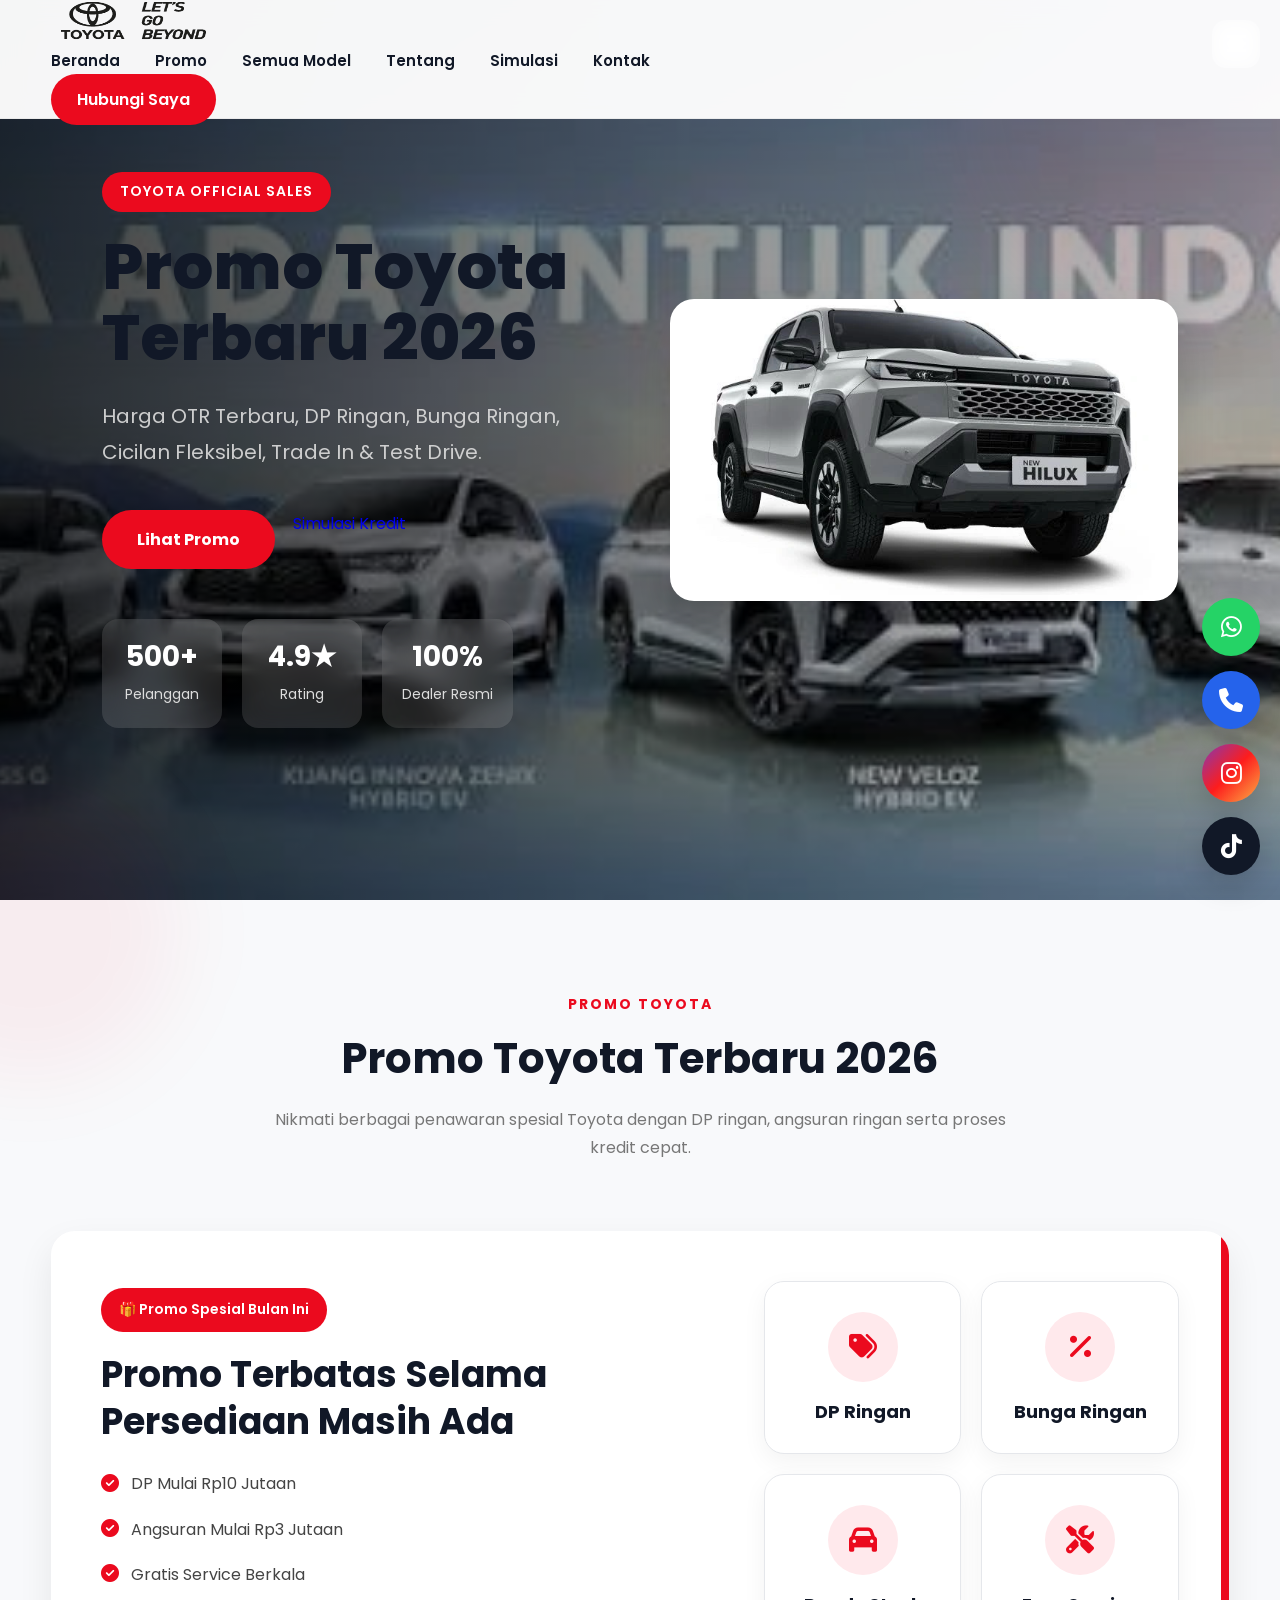
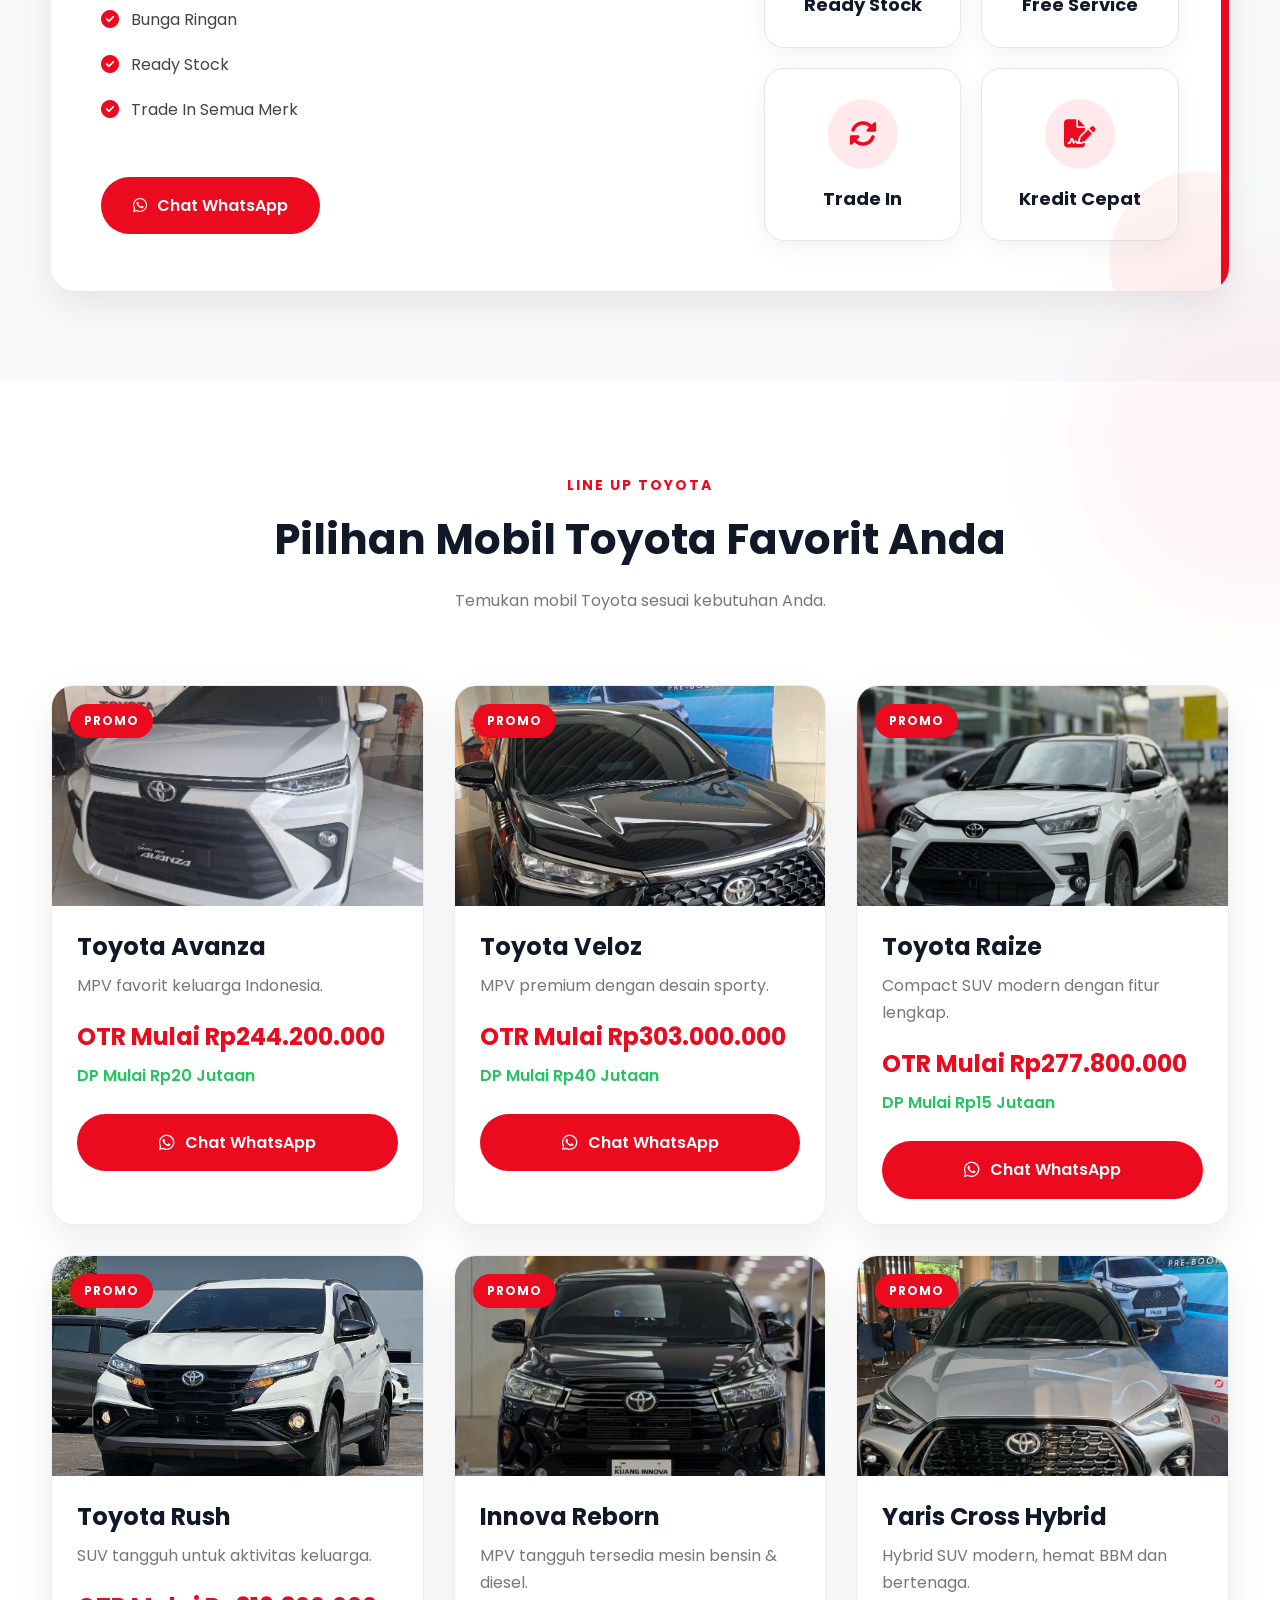
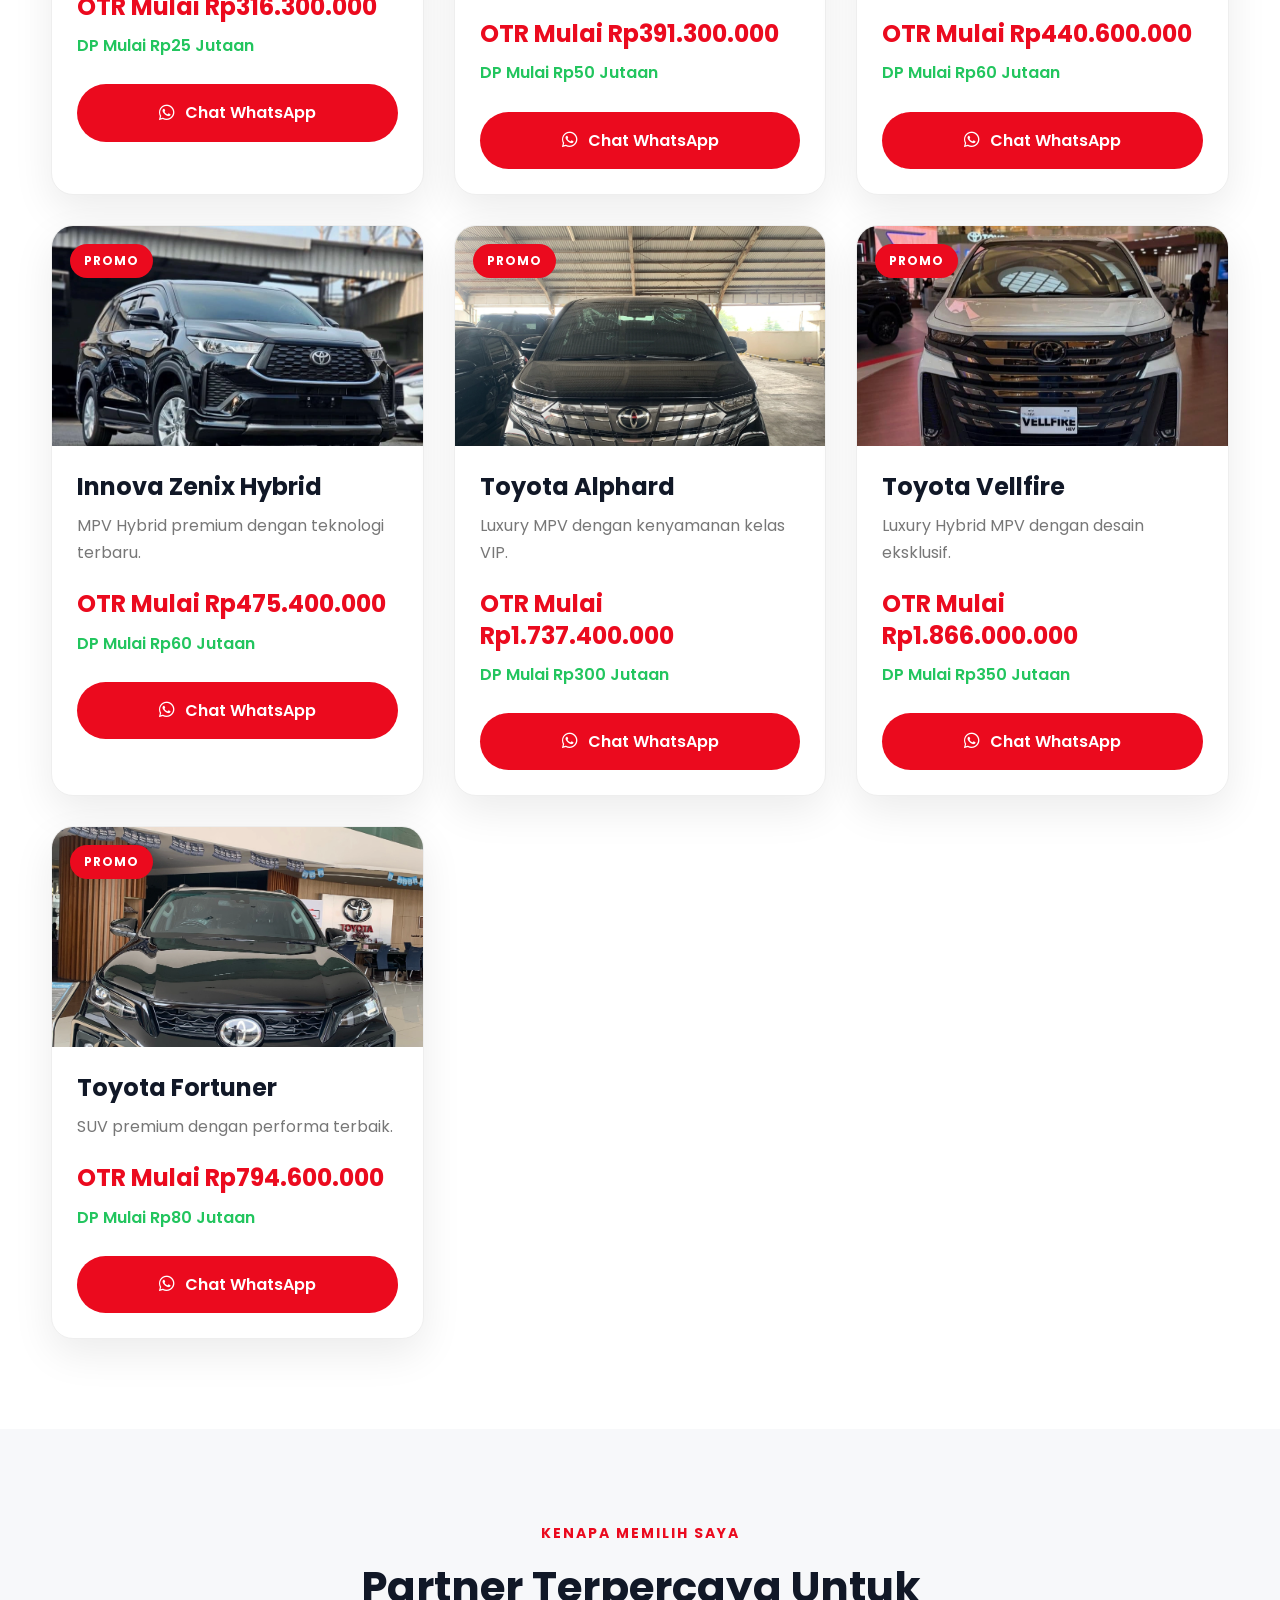
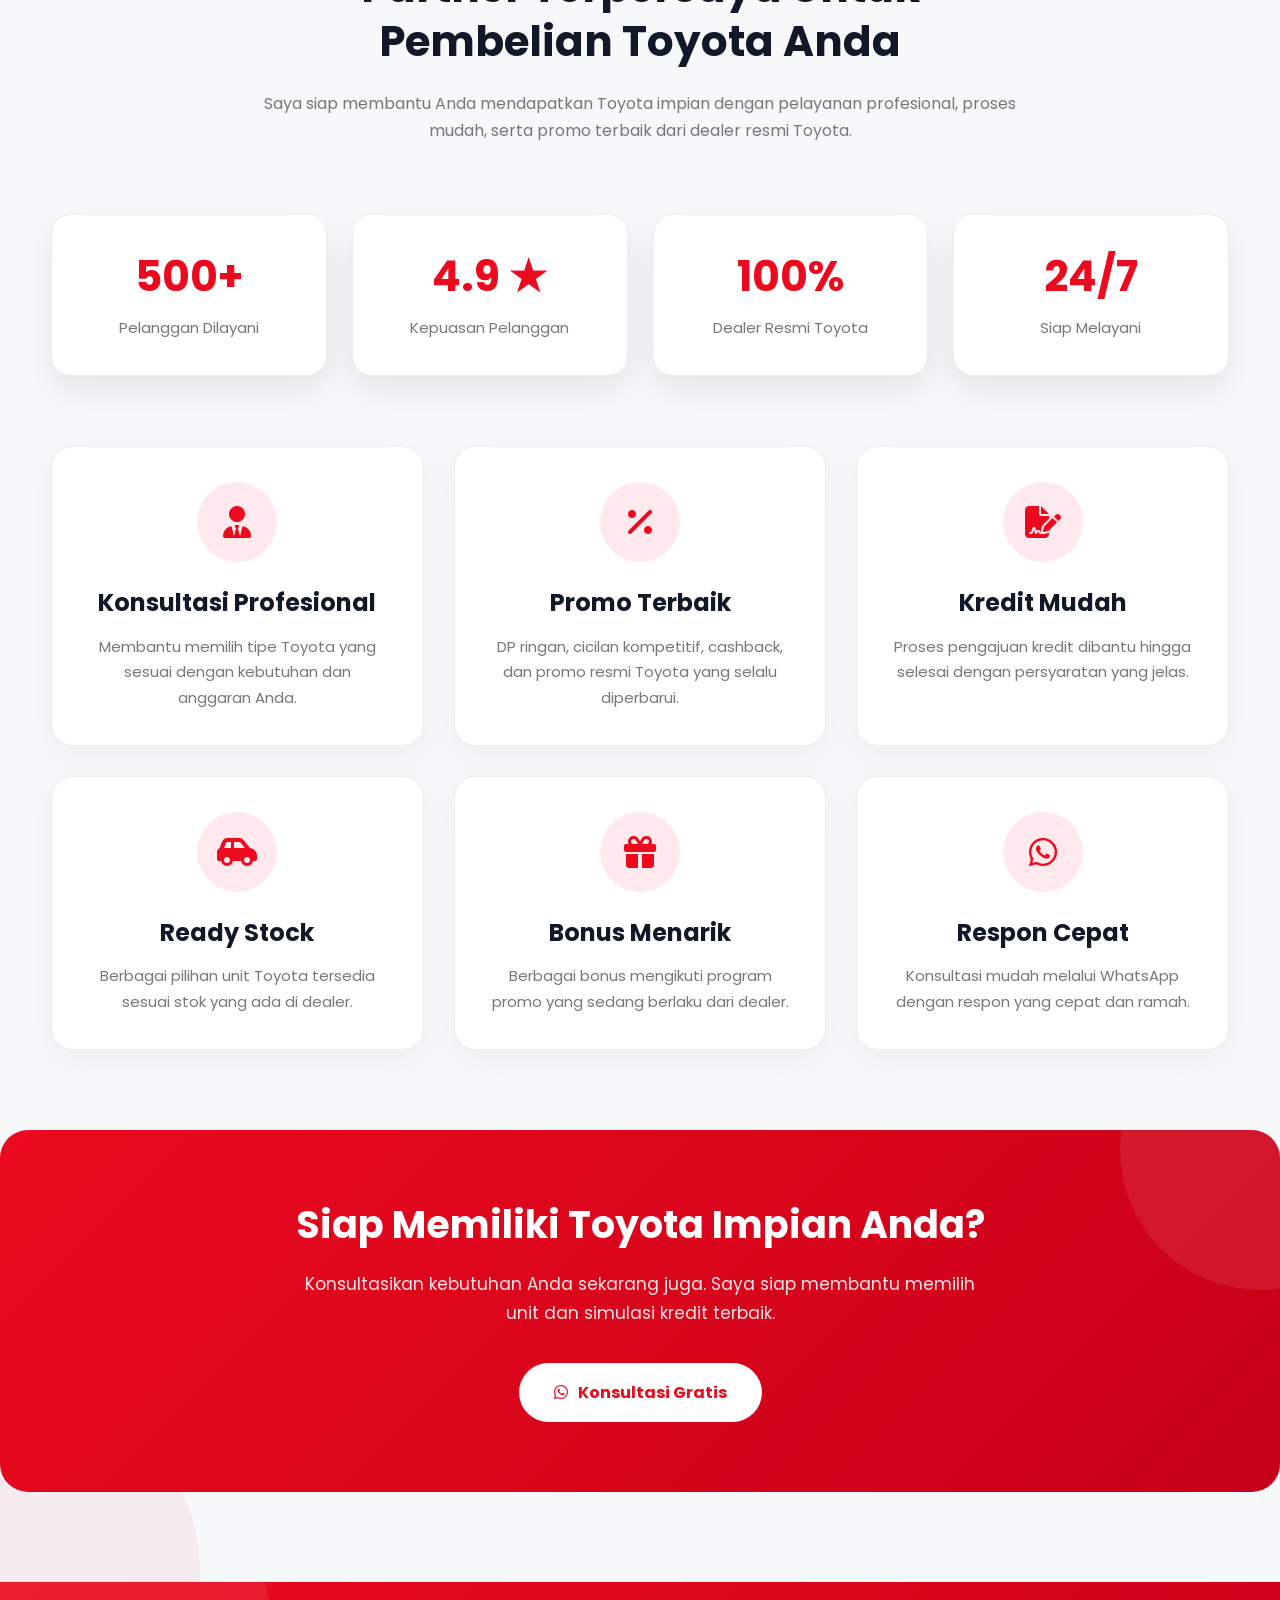
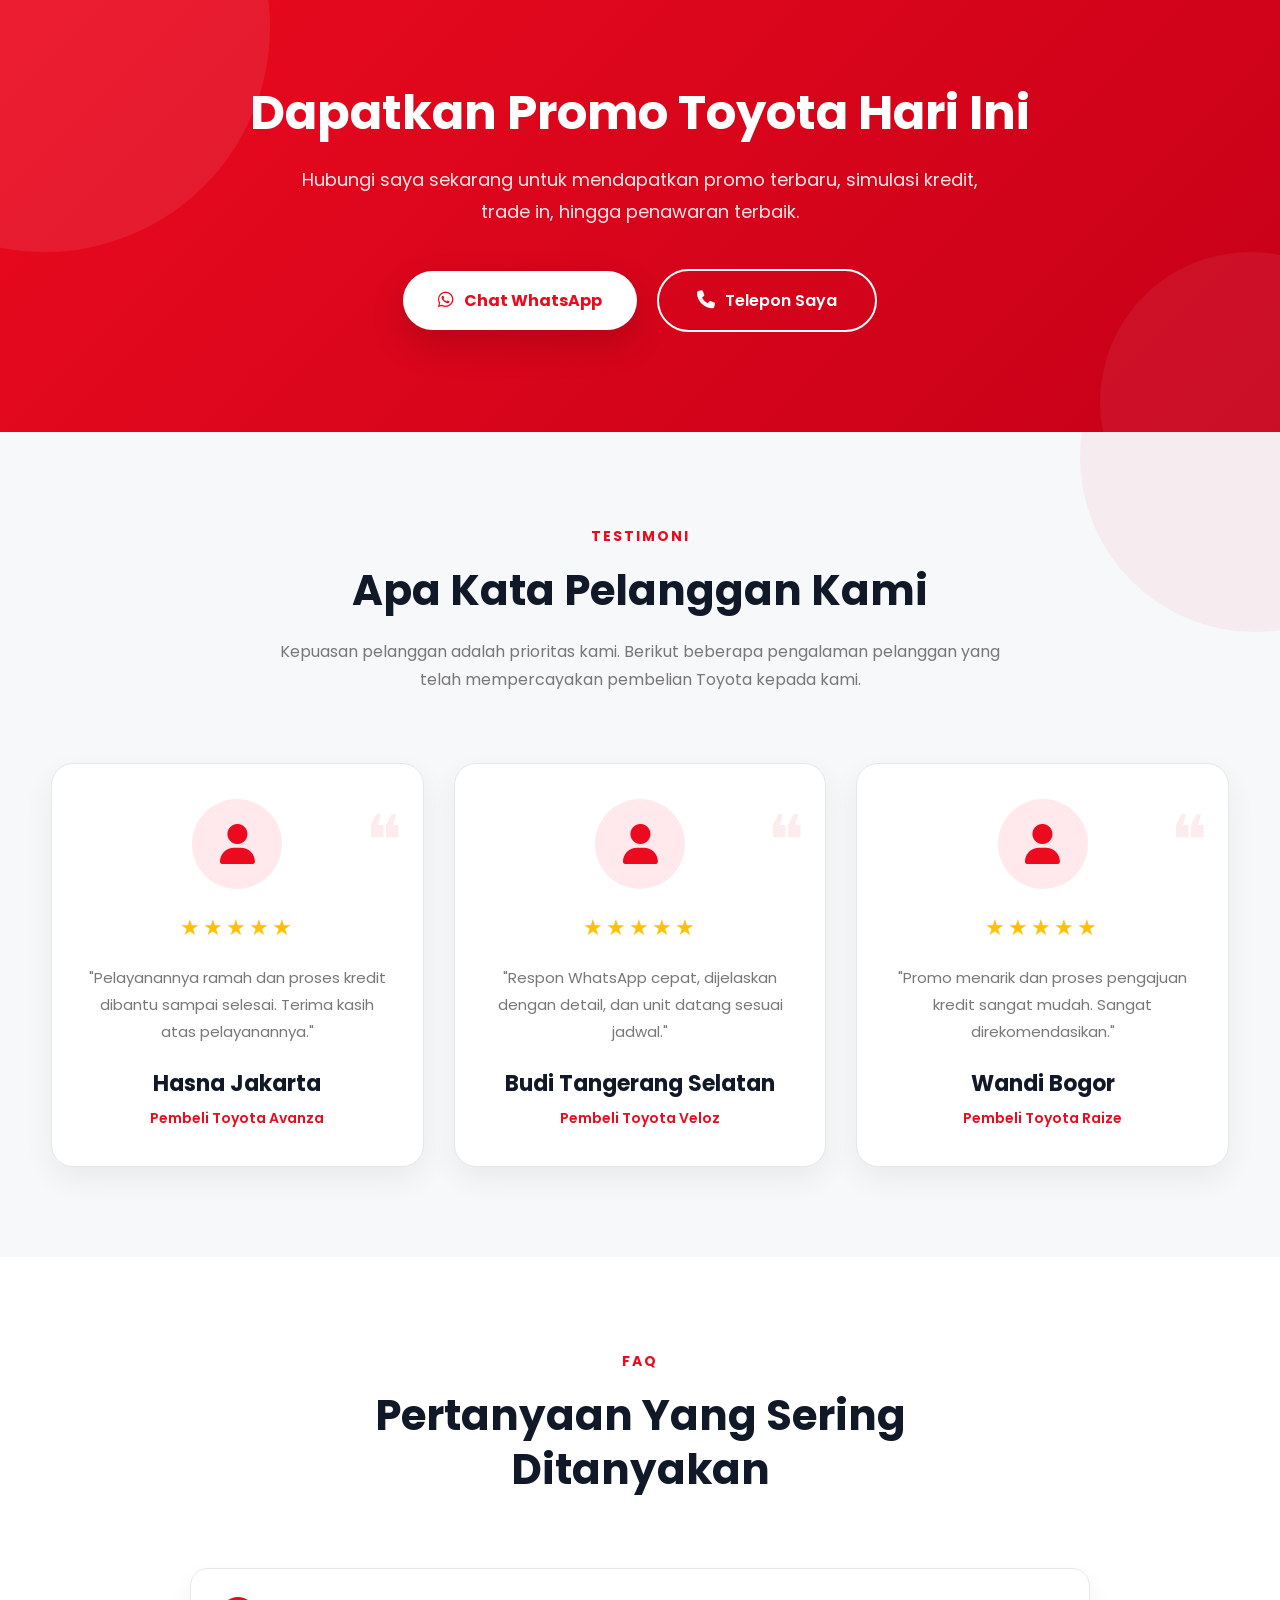
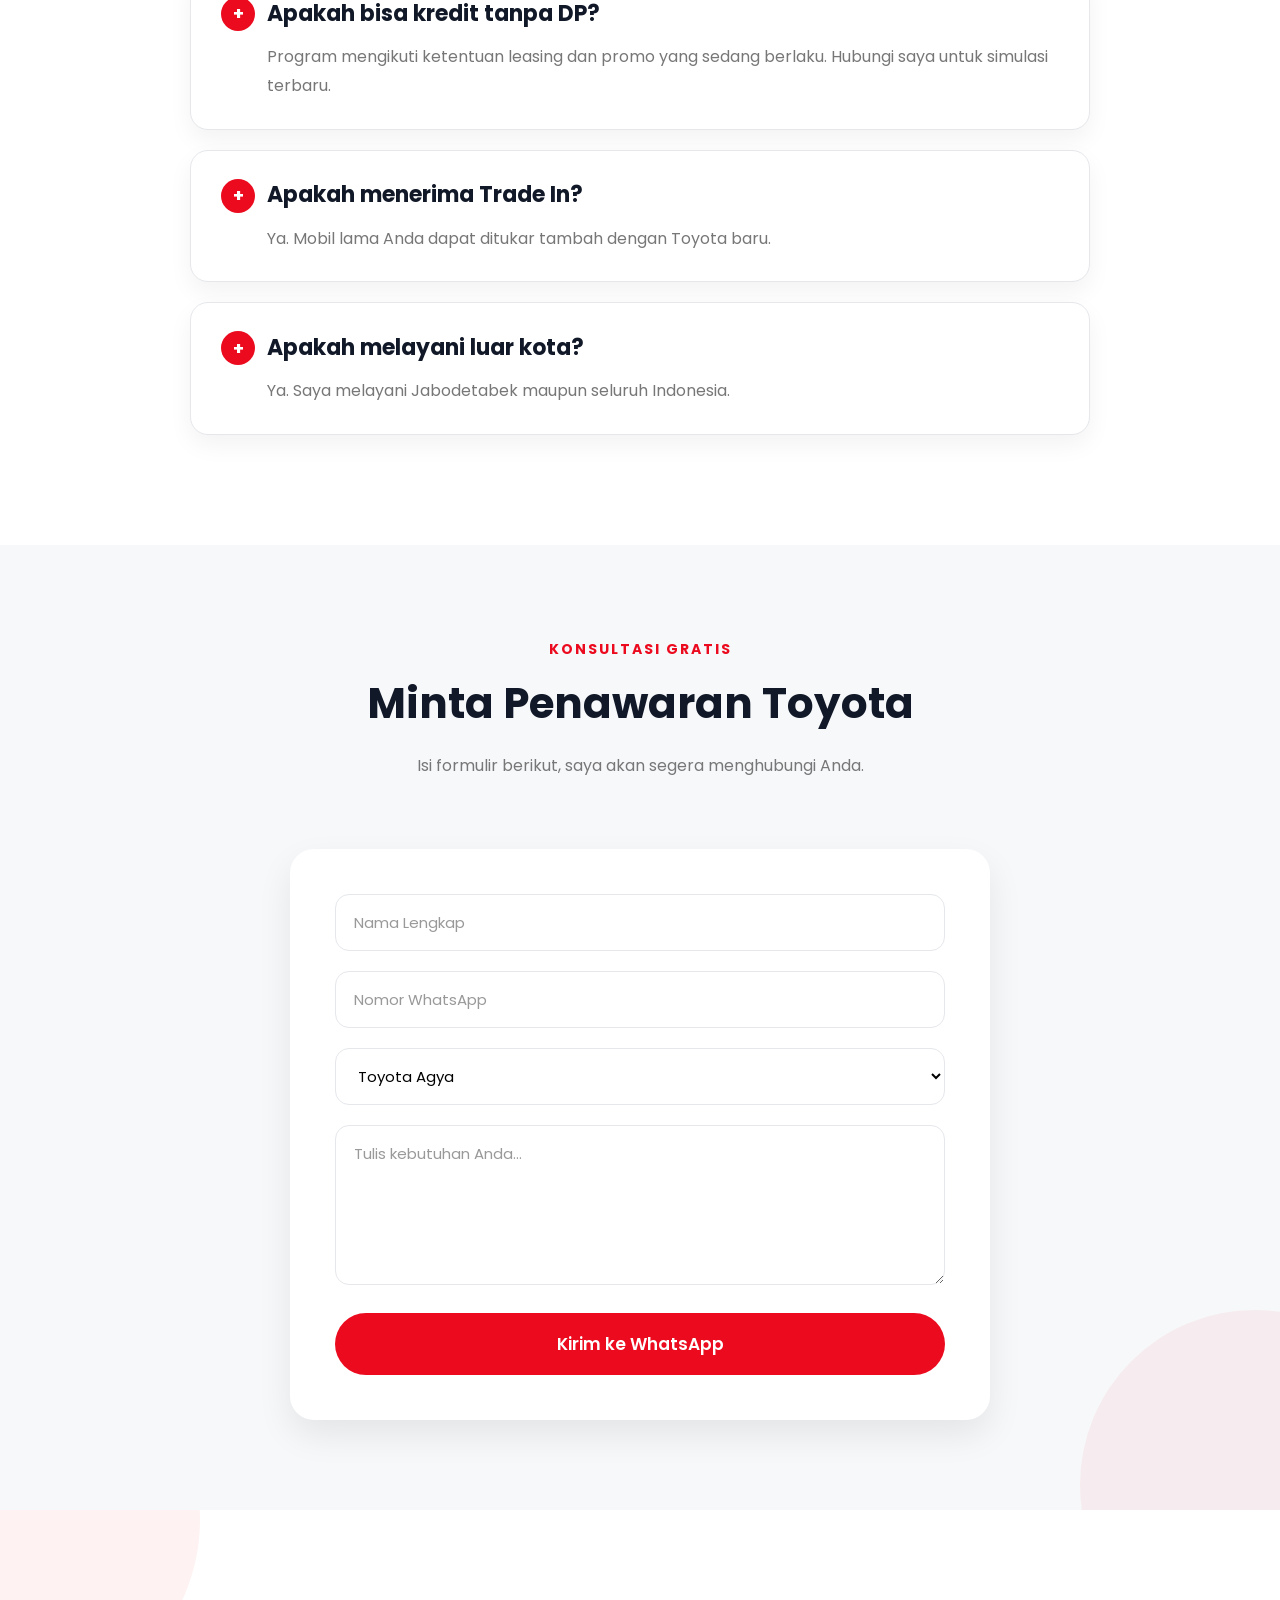
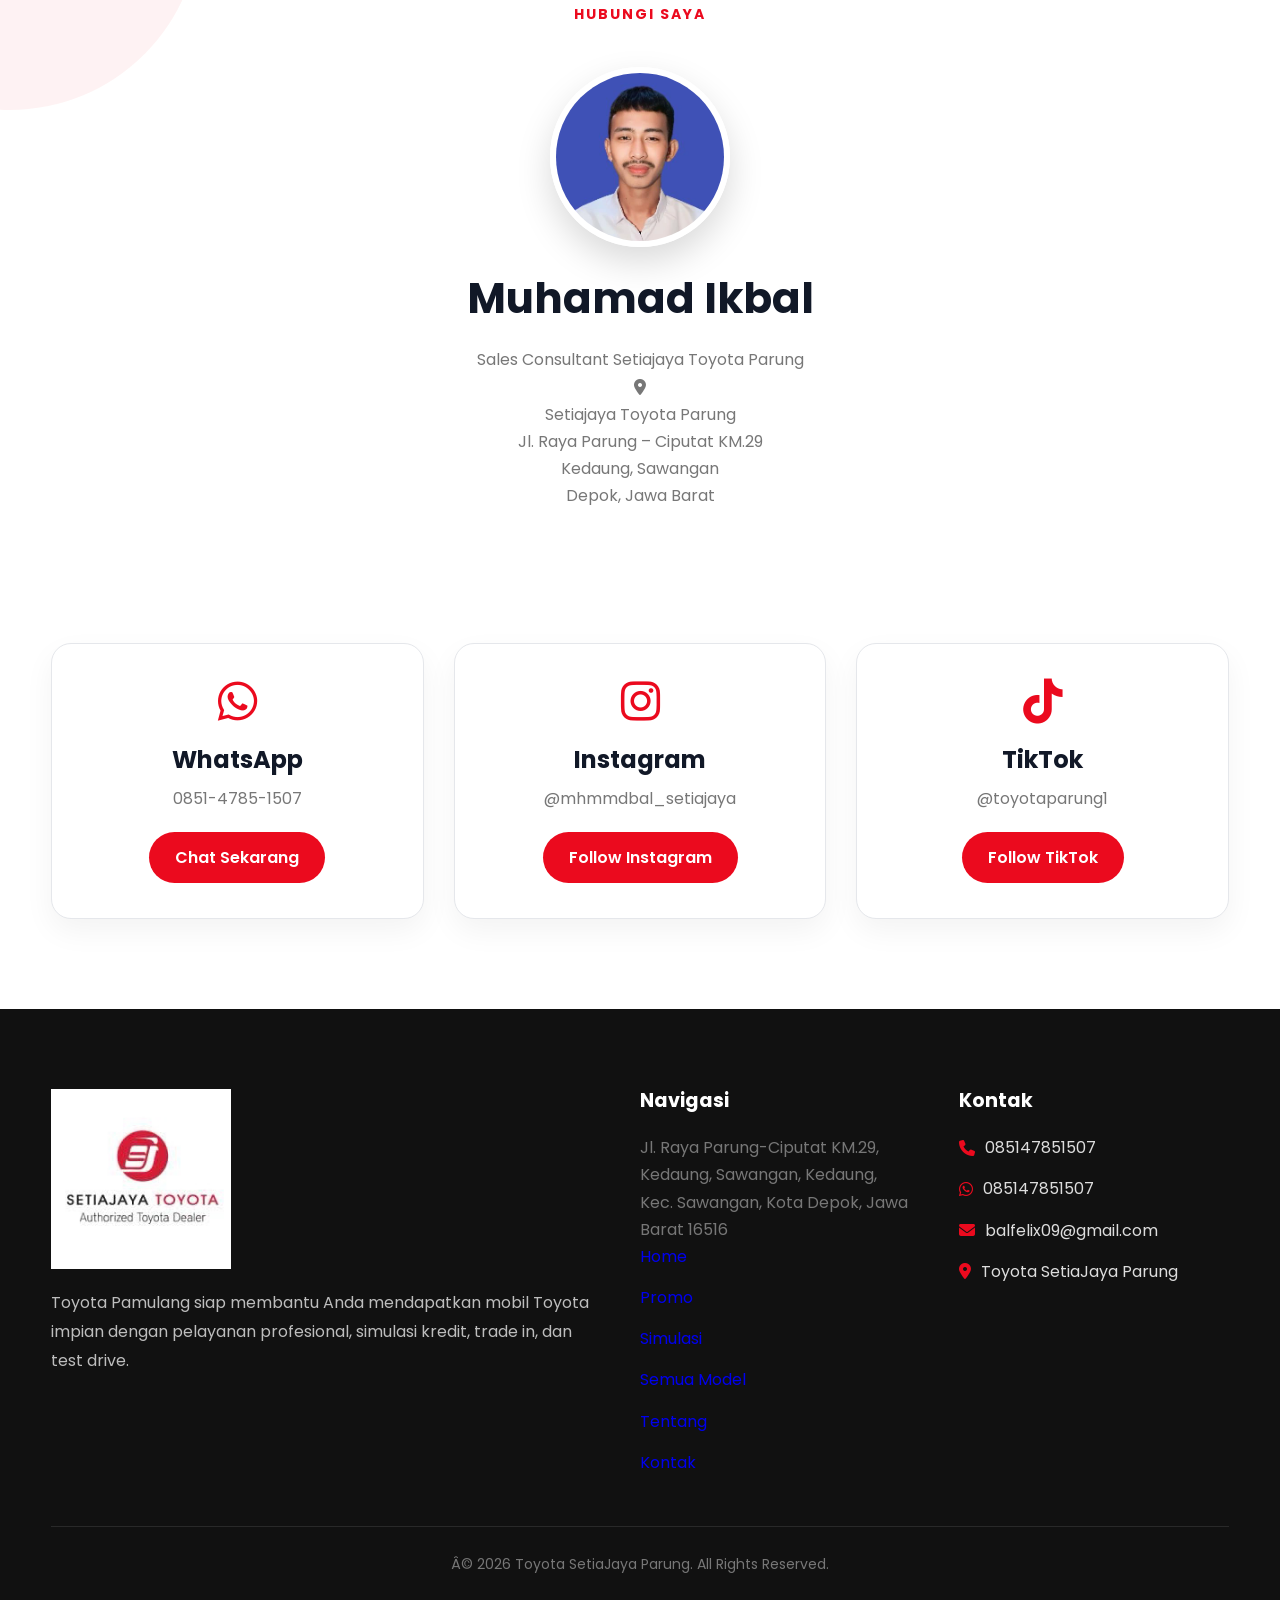
<file: index.html>
<!DOCTYPE html>
<html lang="id">

<head>

<meta charset="UTF-8">
<meta http-equiv="X-UA-Compatible" content="IE=edge">
<meta name="viewport" content="width=device-width, initial-scale=1.0">

<title>Promo Toyota Terbaru 2026 | Dealer Toyota Resmi Harga OTR Terbaru 2026, DP Murah & Kredit Toyota Bogor</title>
<meta name="description" content="Promo Toyota Terbaru 2026. Harga OTR terbaru 2026, DP ringan mulai 10 jutaan, cicilan ringan, trade in, test drive dan konsultasi gratis. Hubungi Sales Toyota Parung sekarang juga.">

<meta name="keywords" content="Promo Toyota Terbaru 2026, Promo GIIAS, Toyota Parung, Promo Toyota, Toyota Jabodetabek, Avanza, Veloz, Raize, Rush, Calya, Agya, Zenix, Reborn, Yaris Cross, Fortuner, Alphard, Vellfire">

<meta name="author" content="Muhamad Ikbal">
<meta name="robots" content="index,follow,max-image-preview:large">

<link rel="canonical" href="https://ikbaltoyota.com/">

<link rel="icon" href="images/favicon.png">

<meta property="og:title" content="Promo Toyota Terbaru 2026">
<meta property="og:description" content="Harga Toyota terbaru 2026, DP ringan, cicilan murah, promo terbaik bulan ini.">
<meta property="og:image" content="https://ikbaltoyota.com/img/hero.webp">
<meta property="og:url" content="https://ikbaltoyota.com/">
<meta property="og:type" content="website">

<meta name="twitter:card" content="summary_large_image">
<meta name="twitter:title" content="Promo Toyota Terbaru 2026">
<meta name="twitter:description" content="Promo Toyota terbaik untuk wilayah Parung, Bogor, Depok, Tangerang Selatan, dan sekitarnya.">
<meta name="twitter:image" content="https://ikbaltoyota.com/img/hero.webp">

<link rel="preconnect" href="https://fonts.googleapis.com">
<link rel="preconnect" href="https://fonts.gstatic.com" crossorigin>

<link href="https://fonts.googleapis.com/css2?family=Poppins:wght@300;400;500;600;700;800&display=swap" rel="stylesheet">

<link rel="stylesheet" href="https://cdnjs.cloudflare.com/ajax/libs/font-awesome/6.7.2/css/all.min.css">

<link rel="stylesheet" href="css/style.css"> 
<link rel="stylesheet" href="css/responsive.css">
<link rel="stylesheet" href="css/animation.css">
  
<!-- Structured Data -->
  <script type="application/ld+json">
{
  "@context":"https://schema.org",
  "@type":"AutoDealer",
  "name":"Toyota Parung",
  "url":"https://ikbaltoyota.com",
  "telephone":"+62-851-4785-1507",
  "priceRange":"Rp",
  "address":{
    "@type":"PostalAddress",
    "addressLocality":"Parung",
    "addressRegion":"Jawa Barat",
    "addressCountry":"ID"
  },
  "brand":"Toyota"
 }   
</script>
<!-- Google Tag Manager -->
<script>
(function(w,d,s,l,i){w[l]=w[l]||[];w[l].push({'gtm.start':
new Date().getTime(),event:'gtm.js'});var f=d.getElementsByTagName(s)[0],
j=d.createElement(s),dl=l!='dataLayer'?'&l='+l:'';j.async=true;j.src=
'https://www.googletagmanager.com/gtm.js?id='+i+dl;
f.parentNode.insertBefore(j,f);
})(window,document,'script','dataLayer','GTM-TD2KTHQW');
</script>
<!-- End Google Tag Manager -->

</head>

<body>

<!-- Google Tag Manager (noscript) -->
<noscript>
<iframe src="https://www.googletagmanager.com/ns.html?id=GTM-TD2KTHQW"
height="0"
width="0"
style="display:none;visibility:hidden"></iframe>
</noscript>
<!-- End Google Tag Manager -->

<!-- =========================================
HEADER
========================================= -->
<header class="header">

    <div class="container">

        <div class="header-wrapper">

            <a href="index.html" class="logo">

                <img src="images/logo.png" alt="Toyota Setiajaya">

            </a>

<nav class="navbar">

<a href="index.html">Beranda</a>
<a href="promo.html">Promo</a>
<a href="semua-model.html">Semua Model</a>
<a href="tentang.html">Tentang</a>
<a href="simulasi.html">Simulasi</a>
<a href="kontak.html">Kontak</a>

</nav>

<a href="https://wa.me/6285147851507"
class="btn-header"
target="_blank"
onclick="trackWhatsApp()">

Hubungi Saya

</a>

<div class="menu-toggle">
<i class="fas fa-bars"></i>
</div>

</div>

</header>
  
<div class="mobile-nav">

    <div class="mobile-close">
        <i class="fas fa-times"></i>
    </div>

    <div class="mobile-nav-content">

        <a href="index.html">Beranda</a>

        <a href="promo.html">Promo</a>

        <a href="semua-model.html">Semua Model</a>

        <a href="simulasi.html">Simulasi Kredit</a>

        <a href="kontak.html">Kontak</a>

        <a href="https://wa.me/6285147851507" class="mobile-wa">
            <i class="fab fa-whatsapp"></i>
            Chat WhatsApp
        </a>

    </div>

</div>
<!-- =========================================
HERO
========================================= -->
<section class="hero reveal">
<div class="hero-overlay"></div>
  
<div class="container hero-container">

<div class="hero-content">

<span class="hero-tag">
TOYOTA OFFICIAL SALES
</span>

<h1>
Promo Toyota <br>
Terbaru 2026
</h1>

<p>
Harga OTR Terbaru, DP Ringan,
Bunga Ringan, Cicilan Fleksibel,
Trade In & Test Drive.
</p>

<div class="hero-buttons">

<a href="promo.html" class="btn btn-primary">
Lihat Promo
</a>

<a href="simulasi.html" class="btn btn-outline">
Simulasi Kredit
</a>

</div>

<div class="hero-info">

<div class="info-box">

<h3>500+</h3>

<span>Pelanggan</span>

</div>

<div class="info-box">

<h3>4.9★</h3>

<span>Rating</span>

</div>

<div class="info-box">

<h3>100%</h3>

<span>Dealer Resmi</span>

</div>

</div>

</div>

<div class="hero-image">

<img src="images/hero-car.webp" alt="Toyota">

</div>

</div>

</section>

<!-- =========================================
FLOATING SOCIAL
========================================= -->

<div class="floating-social">

<a href="https://wa.me/6285147851507"
class="wa"
target="_blank"
onclick="trackWhatsApp()">

<i class="fab fa-whatsapp"></i>

</a>

<a href="tel:085147851507"
class="call"
onclick="trackCall()">

<i class="fas fa-phone"></i>

</a>

<a href="https://instagram.com/mhmmdbal_setiajaya"
class="ig"
target="_blank"
onclick="trackInstagram()">

<i class="fab fa-instagram"></i>

</a>

<a href="https://www.tiktok.com/@toyotaparung1"
class="tiktok"
target="_blank"
onclick="trackTikTok()">

<i class="fab fa-tiktok"></i>

</a>

</div>
<!-- =========================================
PROMO
========================================= -->
<section class="promo reveal" id="promo">

<div class="container">

<div class="section-title">
<span>PROMO TOYOTA</span>
<h2>Promo Toyota Terbaru 2026</h2>
<p>
Nikmati berbagai penawaran spesial Toyota dengan DP ringan,
angsuran ringan serta proses kredit cepat.
</p>
</div>

<div class="promo-banner">

<div class="promo-left">

<div class="promo-badge">
🎁 Promo Spesial Bulan Ini
</div>

<h3>Promo Terbatas Selama Persediaan Masih Ada</h3>

<ul>

<li><i class="fas fa-check-circle"></i> DP Mulai Rp10 Jutaan</li>

<li><i class="fas fa-check-circle"></i> Angsuran Mulai Rp3 Jutaan</li>

<li><i class="fas fa-check-circle"></i> Gratis Service Berkala</li>

<li><i class="fas fa-check-circle"></i> Bunga Ringan</li>

<li><i class="fas fa-check-circle"></i> Ready Stock</li>

<li><i class="fas fa-check-circle"></i> Trade In Semua Merk</li>

</ul>

<a href="https://wa.me/628128266932?text=Halo%20Saya%20ingin%20info%20promo%20Toyota"
class="promo-btn">
<i class="fab fa-whatsapp"></i>
Chat WhatsApp
</a>

</div>

<div class="promo-right">

<div class="promo-item">
<i class="fas fa-tags"></i>
<h4>DP Ringan</h4>
</div>

<div class="promo-item">
<i class="fas fa-percent"></i>
<h4>Bunga Ringan</h4>
</div>

<div class="promo-item">
<i class="fas fa-car"></i>
<h4>Ready Stock</h4>
</div>

<div class="promo-item">
<i class="fas fa-tools"></i>
<h4>Free Service</h4>
</div>

<div class="promo-item">
<i class="fas fa-sync-alt"></i>
<h4>Trade In</h4>
</div>

<div class="promo-item">
<i class="fas fa-file-signature"></i>
<h4>Kredit Cepat</h4>
</div>

</div>

</div>

</div>

</section>

<!-- =========================================
PILIHAN MOBIL
========================================= -->

<section class="mobil reveal" <select id="pilihanmobil">

<div class="container">

<div class="section-title">

<span>LINE UP TOYOTA</span>

<h2>Pilihan Mobil Toyota Favorit Anda</h2>

<p>

Temukan mobil Toyota sesuai kebutuhan Anda.

</p>

</div>

<div class="mobil-grid">

<!-- AVANZA -->

<div class="mobil-card">

<img src="images/avanza.webp" alt="Toyota Avanza">

<h3>Toyota Avanza</h3>

<p>MPV favorit keluarga Indonesia.</p>

<h4 class="harga">OTR Mulai Rp244.200.000</h4>

<p class="dp">DP Mulai Rp20 Jutaan</p>

<a href="https://wa.me/6285147851507?text=Halo%20Pak%20Ikbal,%20saya%20tertarik%20Toyota%20Avanza"
class="btn-wa"
target="_blank"
onclick="trackWhatsApp()">

<i class="fab fa-whatsapp"></i>
Chat WhatsApp

</a>

</div>

<!-- VELOZ -->

<div class="mobil-card">

<img src="images/veloz.webp" alt="Toyota Veloz">

<h3>Toyota Veloz</h3>

<p>MPV premium dengan desain sporty.</p>

<h4 class="harga">OTR Mulai Rp303.000.000</h4>

<p class="dp">DP Mulai Rp40 Jutaan</p>

<a href="https://wa.me/6285147851507?text=Halo%20Pak%20Ikbal,%20saya%20tertarik%20dengan%20Toyota%20Veloz.%20Mohon%20info%20promo,%20DP%20dan%20simulasi%20kredit."
class="btn-wa"
target="_blank"
onclick="trackWhatsApp()">

<i class="fab fa-whatsapp"></i>
Chat WhatsApp

</a>
</div>

<!-- RAIZE -->

<div class="mobil-card">

<img src="images/raize.webp" alt="Toyota Raize">

<h3>Toyota Raize</h3>

<p>Compact SUV modern dengan fitur lengkap.</p>

<h4 class="harga">OTR Mulai Rp277.800.000</h4>

<p class="dp">DP Mulai Rp15 Jutaan</p>

<a href="https://wa.me/6285147851507?text=Halo%20Pak%20Ikbal,%20saya%20tertarik%20dengan%20Toyota%20Raize.%20Mohon%20info%20promo,%20DP%20dan%20simulasi%20kredit."
class="btn-wa"
target="_blank"
onclick="trackWhatsApp()">

<i class="fab fa-whatsapp"></i>
Chat WhatsApp

</a>

</div>

<!-- RUSH -->

<div class="mobil-card">

<img src="images/rush.webp" alt="Toyota Rush">

<h3>Toyota Rush</h3>

<p>SUV tangguh untuk aktivitas keluarga.</p>

<h4 class="harga">OTR Mulai Rp316.300.000</h4>

<p class="dp">DP Mulai Rp25 Jutaan</p>

<a href="https://wa.me/6285147851507?text=Halo%20Pak%20Ikbal,%20saya%20tertarik%20dengan%20Toyota%20Rush.%20Mohon%20info%20promo,%20DP%20dan%20simulasi%20kredit."
class="btn-wa"
target="_blank"
onclick="trackWhatsApp()">

<i class="fab fa-whatsapp"></i>
Chat WhatsApp

</a>

</div>

<!-- REBORN -->

<div class="mobil-card">

<img src="images/reborn.webp" alt="Toyota Innova Reborn">

<h3>Innova Reborn</h3>

<p>MPV tangguh tersedia mesin bensin & diesel.</p>

<h4 class="harga">OTR Mulai Rp391.300.000</h4>

<p class="dp">DP Mulai Rp50 Jutaan</p>

<a href="https://wa.me/6285147851507?text=Halo%20Pak%20Ikbal,%20saya%20tertarik%20dengan%20Toyota%20Innova%20Reborn.%20Mohon%20info%20promo,%20DP%20dan%20simulasi%20kredit."
class="btn-wa"
target="_blank"
onclick="trackWhatsApp()">

<i class="fab fa-whatsapp"></i>
Chat WhatsApp

</a>

</div>

<!-- YARIS CROSS -->

<div class="mobil-card">

<img src="images/yariscross.webp" alt="Toyota Yaris Cross">

<h3>Yaris Cross Hybrid</h3>

<p>Hybrid SUV modern, hemat BBM dan bertenaga.</p>

<h4 class="harga">OTR Mulai Rp440.600.000</h4>

<p class="dp">DP Mulai Rp60 Jutaan</p>

<a href="https://wa.me/6285147851507?text=Halo%20Pak%20Ikbal,%20saya%20tertarik%20dengan%20Toyota%20Yaris%20Cross%20Hybrid.%20Mohon%20info%20promo,%20DP%20dan%20simulasi%20kredit."
class="btn-wa"
target="_blank"
onclick="trackWhatsApp()">

<i class="fab fa-whatsapp"></i>
Chat WhatsApp

</a>

</div>

<!-- ZENIX -->

<div class="mobil-card">

<img src="images/zenix.webp" alt="Toyota Zenix">

<h3>Innova Zenix Hybrid</h3>

<p>MPV Hybrid premium dengan teknologi terbaru.</p>

<h4 class="harga">OTR Mulai Rp475.400.000</h4>

<p class="dp">DP Mulai Rp60 Jutaan</p>

<a href="https://wa.me/6285147851507?text=Halo%20Pak%20Ikbal,%20saya%20tertarik%20dengan%20Toyota%20Innova%20Zenix%20Hybrid.%20Mohon%20info%20promo,%20DP%20dan%20simulasi%20kredit."
class="btn-wa"
target="_blank"
onclick="trackWhatsApp()">

<i class="fab fa-whatsapp"></i>
Chat WhatsApp

</a>

</div>

<!-- ALPHARD -->

<div class="mobil-card">

<img src="images/alphard.webp" alt="Toyota Alphard">

<h3>Toyota Alphard</h3>

<p>Luxury MPV dengan kenyamanan kelas VIP.</p>

<h4 class="harga">OTR Mulai Rp1.737.400.000</h4>

<p class="dp">DP Mulai Rp300 Jutaan</p>

<a href="https://wa.me/6285147851507?text=Halo%20Pak%20Ikbal,%20saya%20tertarik%20dengan%20Toyota%20Alphard.%20Mohon%20info%20promo%20dan%20penawaran%20terbaik."
class="btn-wa"
target="_blank"
onclick="trackWhatsApp()">

<i class="fab fa-whatsapp"></i>
Chat WhatsApp

</a>

</div>

<!-- VELLFIRE -->

<div class="mobil-card">

<img src="images/velfire.webp" alt="Toyota Vellfire">

<h3>Toyota Vellfire</h3>

<p>Luxury Hybrid MPV dengan desain eksklusif.</p>

<h4 class="harga">OTR Mulai Rp1.866.000.000</h4>

<p class="dp">DP Mulai Rp350 Jutaan</p>

<a href="https://wa.me/6285147851507?text=Halo%20Pak%20Ikbal,%20saya%20tertarik%20dengan%20Toyota%20Vellfire.%20Mohon%20info%20promo%20dan%20penawaran%20terbaik."
class="btn-wa"
target="_blank"
onclick="trackWhatsApp()">

<i class="fab fa-whatsapp"></i>
Chat WhatsApp

</a>

</div>
<!-- FORTUNER -->

<div class="mobil-card">

<img src="images/fortuner.webp" alt="Toyota Fortuner">

<h3>Toyota Fortuner</h3>

<p>SUV premium dengan performa terbaik.</p>

<h4 class="harga">OTR Mulai Rp794.600.000</h4>

<p class="dp">DP Mulai Rp80 Jutaan</p>

<a href="https://wa.me/6285147851507?text=Halo%20Pak%20Ikbal,%20saya%20tertarik%20dengan%20Toyota%20Fortuner.%20Mohon%20info%20promo,%20DP%20dan%20simulasi%20kredit."
class="btn-wa"
target="_blank"
onclick="trackWhatsApp()">

<i class="fab fa-whatsapp"></i>
Chat WhatsApp

</a>

</div>

</div>

</div>

</section>
<!-- =========================================
KEUNGGULAN
========================================= -->
<section class="why-us reveal" id="why">

<div class="container">

<div class="section-title">
<span>KENAPA MEMILIH SAYA</span>
<h2>Partner Terpercaya Untuk Pembelian Toyota Anda</h2>
<p>
Saya siap membantu Anda mendapatkan Toyota impian dengan pelayanan profesional, proses mudah, serta promo terbaik dari dealer resmi Toyota.
</p>
</div>

<!-- Counter -->

<div class="why-counter">

<div class="counter-box">
<h3>500+</h3>
<p>Pelanggan Dilayani</p>
</div>

<div class="counter-box">
<h3>4.9 ★</h3>
<p>Kepuasan Pelanggan</p>
</div>

<div class="counter-box">
<h3>100%</h3>
<p>Dealer Resmi Toyota</p>
</div>

<div class="counter-box">
<h3>24/7</h3>
<p>Siap Melayani</p>
</div>

</div>

<!-- Card -->

<div class="why-grid">

<div class="why-card">

<div class="why-icon">
<i class="fas fa-user-tie"></i>
</div>

<h3>Konsultasi Profesional</h3>

<p>
Membantu memilih tipe Toyota yang sesuai dengan kebutuhan dan anggaran Anda.
</p>

</div>

<div class="why-card">

<div class="why-icon">
<i class="fas fa-percent"></i>
</div>

<h3>Promo Terbaik</h3>

<p>
DP ringan, cicilan kompetitif, cashback, dan promo resmi Toyota yang selalu diperbarui.
</p>

</div>

<div class="why-card">

<div class="why-icon">
<i class="fas fa-file-signature"></i>
</div>

<h3>Kredit Mudah</h3>

<p>
Proses pengajuan kredit dibantu hingga selesai dengan persyaratan yang jelas.
</p>

</div>

<div class="why-card">

<div class="why-icon">
<i class="fas fa-car-side"></i>
</div>

<h3>Ready Stock</h3>

<p>
Berbagai pilihan unit Toyota tersedia sesuai stok yang ada di dealer.
</p>

</div>

<div class="why-card">

<div class="why-icon">
<i class="fas fa-gift"></i>
</div>

<h3>Bonus Menarik</h3>

<p>
Berbagai bonus mengikuti program promo yang sedang berlaku dari dealer.
</p>

</div>

<div class="why-card">

<div class="why-icon">
<i class="fab fa-whatsapp"></i>
</div>

<h3>Respon Cepat</h3>

<p>
Konsultasi mudah melalui WhatsApp dengan respon yang cepat dan ramah.
</p>

</div>

</div>

</div>
  
  <div class="why-cta">
    <h3>Siap Memiliki Toyota Impian Anda?</h3>
    <p>Konsultasikan kebutuhan Anda sekarang juga. Saya siap membantu memilih unit dan simulasi kredit terbaik.</p>

    <a href="https://wa.me/628128266932?text=Halo%20Saya%20ingin%20konsultasi%20Toyota" class="btn-primary">
        <i class="fab fa-whatsapp"></i> Konsultasi Gratis
    </a>
</div>
 </section> 
<!-- =========================================
CTA
========================================= -->

<section class="cta reveal">

<div class="container">

<h2>

Dapatkan Promo Toyota Hari Ini

</h2>

<p>

Hubungi saya sekarang untuk mendapatkan promo terbaru,
simulasi kredit, trade in, hingga penawaran terbaik.

</p>

<div class="cta-button">

<a href="https://wa.me/6285147851507"

class="btn-primary"

target="_blank"

onclick="trackWhatsApp()">

<i class="fab fa-whatsapp"></i>

Chat WhatsApp

</a>

<a href="tel:085147851507"

class="btn-secondary"

onclick="trackCall()">

<i class="fas fa-phone"></i>

Telepon Saya

</a>

</div>

</div>

</section>

<!-- =========================================
TESTIMONI
========================================= -->
<section class="testimoni reveal" id="testimoni">

<div class="container">

<div class="section-title">
<span>TESTIMONI</span>
<h2>Apa Kata Pelanggan Kami</h2>
<p>
Kepuasan pelanggan adalah prioritas kami. Berikut beberapa pengalaman pelanggan yang telah mempercayakan pembelian Toyota kepada kami.
</p>
</div>

<div class="testimoni-grid">

<div class="testimoni-card">

<div class="avatar">
<i class="fas fa-user"></i>
</div>

<div class="rating">
★★★★★
</div>

<p>
"Pelayanannya ramah dan proses kredit dibantu sampai selesai. Terima kasih atas pelayanannya."
</p>

<h3>Hasna Jakarta</h3>

<span>Pembeli Toyota Avanza</span>

</div>

<div class="testimoni-card">

<div class="avatar">
<i class="fas fa-user"></i>
</div>

<div class="rating">
★★★★★
</div>

<p>
"Respon WhatsApp cepat, dijelaskan dengan detail, dan unit datang sesuai jadwal."
</p>

<h3>Budi Tangerang Selatan</h3>

<span>Pembeli Toyota Veloz</span>

</div>

<div class="testimoni-card">

<div class="avatar">
<i class="fas fa-user"></i>
</div>

<div class="rating">
★★★★★
</div>

<p>
"Promo menarik dan proses pengajuan kredit sangat mudah. Sangat direkomendasikan."
</p>

<h3>Wandi Bogor</h3>

<span>Pembeli Toyota Raize</span>

</div>

</div>

</div>

</section>
<!-- =========================================
FAQ
========================================= -->

<section class="faq reveal" id="faq">

<div class="container">

<div class="section-title">

<span>FAQ</span>

<h2>Pertanyaan Yang Sering Ditanyakan</h2>

</div>

<div class="faq-item">

<h3>Apakah bisa kredit tanpa DP?</h3>

<p>
Program mengikuti ketentuan leasing dan promo yang sedang berlaku.
Hubungi saya untuk simulasi terbaru.
</p>

</div>

<div class="faq-item">

<h3>Apakah menerima Trade In?</h3>

<p>
Ya. Mobil lama Anda dapat ditukar tambah dengan Toyota baru.
</p>

</div>

<div class="faq-item">

<h3>Apakah melayani luar kota?</h3>

<p>
Ya. Saya melayani Jabodetabek maupun seluruh Indonesia.
</p>

</div>

</div>

</section>

<!-- =========================================
FORM WHATSAPP
========================================= -->

<section class="wa-form reveal">

<div class="container">

<div class="section-title">

<span>KONSULTASI GRATIS</span>

<h2>Minta Penawaran Toyota</h2>

<p>

Isi formulir berikut, saya akan segera menghubungi Anda.

</p>

</div>

<form id="waForm">

<input
type="text"
id="nama"
placeholder="Nama Lengkap"
required>

<input
type="tel"
id="hp"
placeholder="Nomor WhatsApp"
required>

<select id="mobil">

<option>Toyota Agya</option>
<option>Toyota Calya</option>
<option>Toyota Avanza</option>
<option>Toyota Veloz</option>
<option>Toyota Raize</option>
<option>Toyota Rush</option>
<option>Innova Reborn</option>
<option>Yaris Cross Hybrid</option>
<option>Innova Zenix Hybrid</option>
<option>Toyota Fortuner</option>
<option>Toyota Alphard</option>
<option>Toyota Vellfire</option>
<option>Toyota Hilux Rangga</option>

</select>

<textarea
id="pesan"
placeholder="Tulis kebutuhan Anda..."></textarea>

<button type="submit">

Kirim ke WhatsApp

</button>

</form>

</div>

</section>

<!-- =========================================
KONTAK
========================================= -->

<section class="contact reveal" id="kontak">

<div class="container">

<div class="section-title">

<span>HUBUNGI SAYA</span>

<img
src="images/ikbal.webp"
alt="Muhamad Ikbal"
class="foto-sales">

<h2>Muhamad Ikbal</h2>

<p>

Sales Consultant Setiajaya Toyota Parung

</p>

<p>

<i class="fas fa-location-dot"></i><br>

Setiajaya Toyota Parung<br>

Jl. Raya Parung – Ciputat KM.29<br>

Kedaung, Sawangan<br>

Depok, Jawa Barat

</p>

<a
href="https://maps.google.com/?q=Setiajaya+Toyota+Parung"
target="_blank"
class="btn-secondary">

<i class="fas fa-map-marker-alt"></i>

Lihat Lokasi Showroom

</a>

</div>

<div class="contact-grid">

<div class="contact-card">

<i class="fab fa-whatsapp"></i>

<h3>WhatsApp</h3>

<p>0851-4785-1507</p>

<a
href="https://wa.me/6285147851507"
target="_blank"
onclick="trackWhatsApp()">

Chat Sekarang

</a>

</div>

<div class="contact-card">

<i class="fab fa-instagram"></i>

<h3>Instagram</h3>

<p>@mhmmdbal_setiajaya</p>

<a
href="https://instagram.com/mhmmdbal_setiajaya"
target="_blank"
onclick="trackInstagram()">

Follow Instagram

</a>

</div>

<div class="contact-card">

<i class="fab fa-tiktok"></i>

<h3>TikTok</h3>

<p>@toyotaparung1</p>

<a
href="https://www.tiktok.com/@toyotaparung1"
target="_blank"
onclick="trackTikTok()">

Follow TikTok

</a>

</div>

</div>

</div>

</section>
<!-- =========================================
     FOOTER
========================================= -->

<footer class="footer">

    <div class="container">

        <div class="footer-grid">

            <div class="footer-about">

                <img src="images/setiajaya.png" alt="Setiajaya Toyota" class="footer-logo">

                <p>

                    Toyota Pamulang siap membantu Anda mendapatkan
                    mobil Toyota impian dengan pelayanan profesional,
                    simulasi kredit, trade in, dan test drive.

                </p>

            </div>

            <div>

                <h3>Navigasi</h3>
                
                <p>
                   Jl. Raya Parung-Ciputat KM.29, Kedaung, Sawangan, Kedaung, Kec. Sawangan, Kota Depok, Jawa Barat 16516
            
                <ul>

                    <li><a href="index.html">Home</a></li> 
                    <li><a href="promo.html">Promo</a></li>
                    <li><a href="simulasi.html">Simulasi</a></li>
                    <li><a href="semua-model.html">Semua Model</a></li>
                    <li><a href="tentang.html">Tentang</a></li>
                    <li><a href="kontak.html">Kontak</a></li>

                </ul>

            </div>

            <div>

                <h3>Kontak</h3>

                <ul>

                    <li>

                        <i class="fas fa-phone"></i>

                        085147851507

                    </li>

                    <li>

                        <i class="fab fa-whatsapp"></i>

                        085147851507

                    </li>

                    <li>

                        <i class="fas fa-envelope"></i>

                        balfelix09@gmail.com

                    </li>

                    <li>

                        <i class="fas fa-map-marker-alt"></i>

                        Toyota SetiaJaya Parung

                    </li>

                </ul>

            </div>

        </div>

        <div class="copyright">

            <p>

                Â© 2026 Toyota SetiaJaya Parung. All Rights Reserved.

            </p>

        </div>

    </div>

</footer>

<script src="js/script.js"></script>

</body>
</html>
</file>
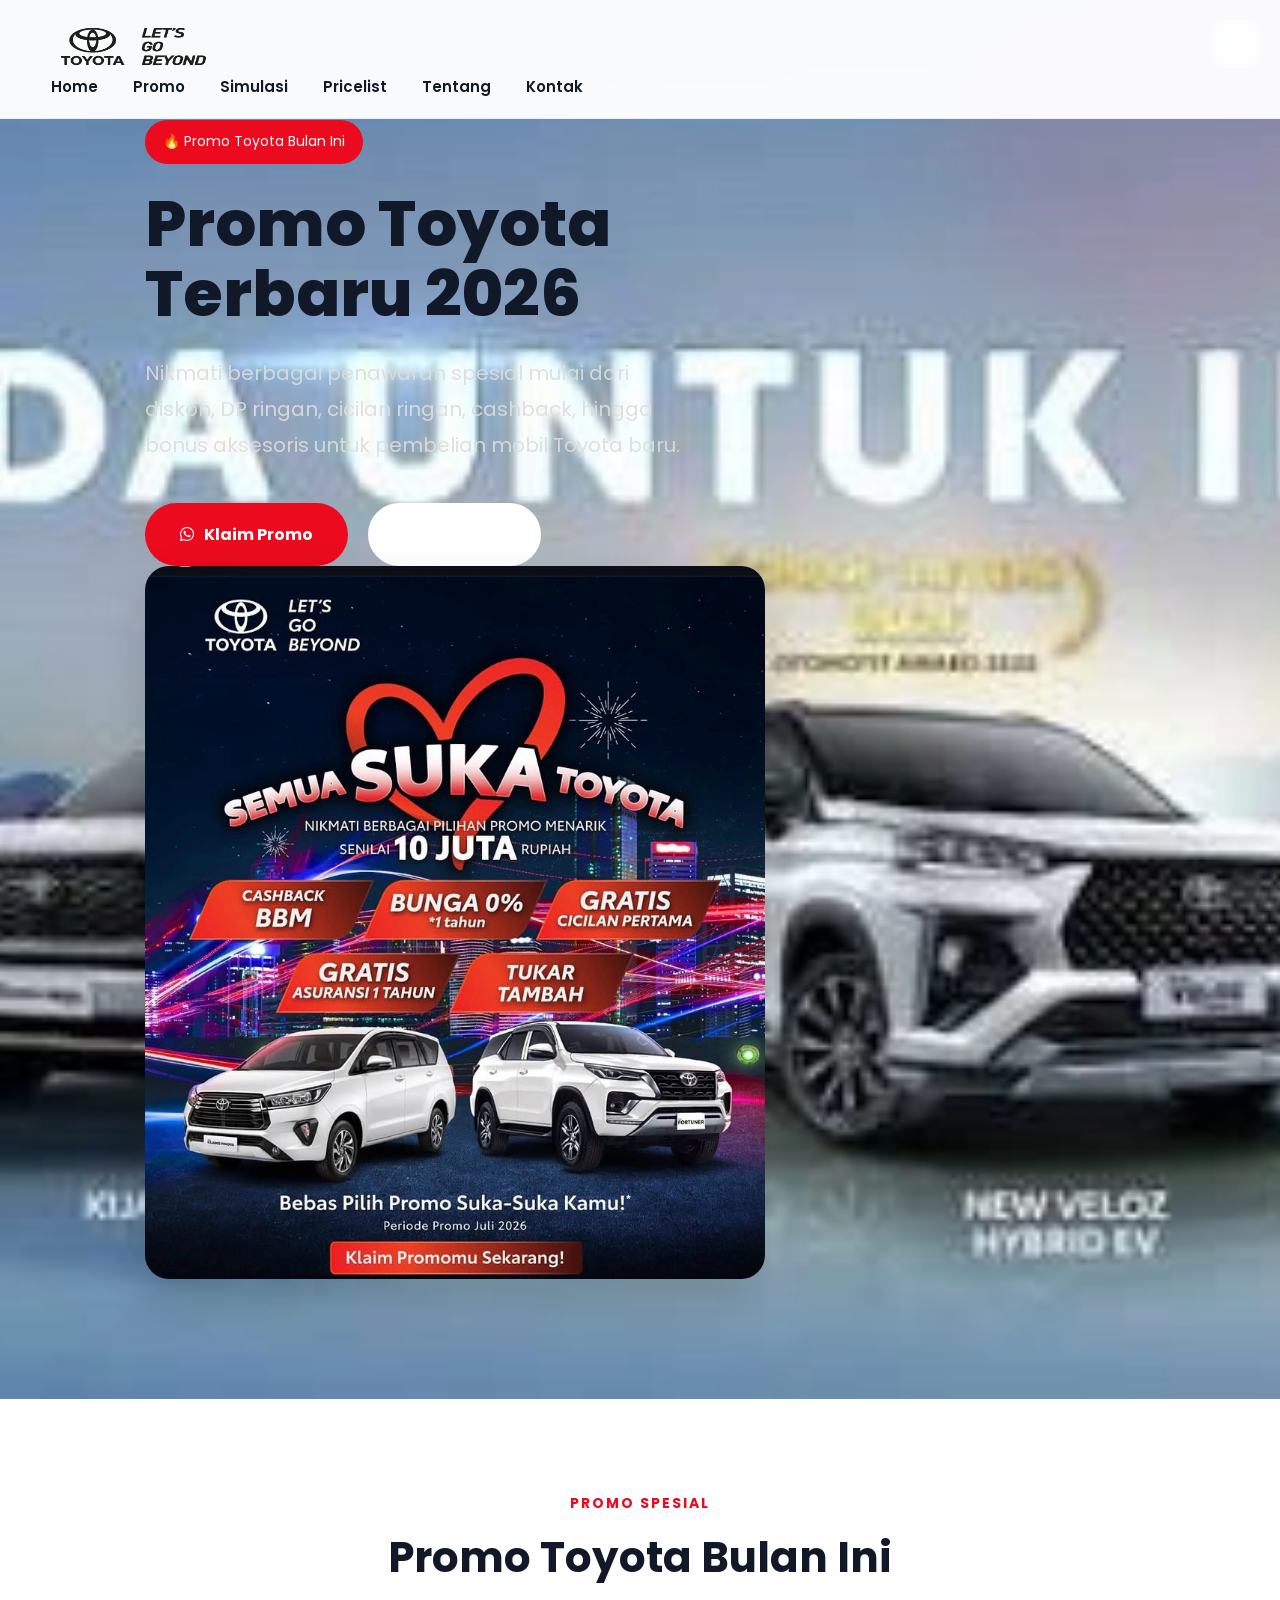
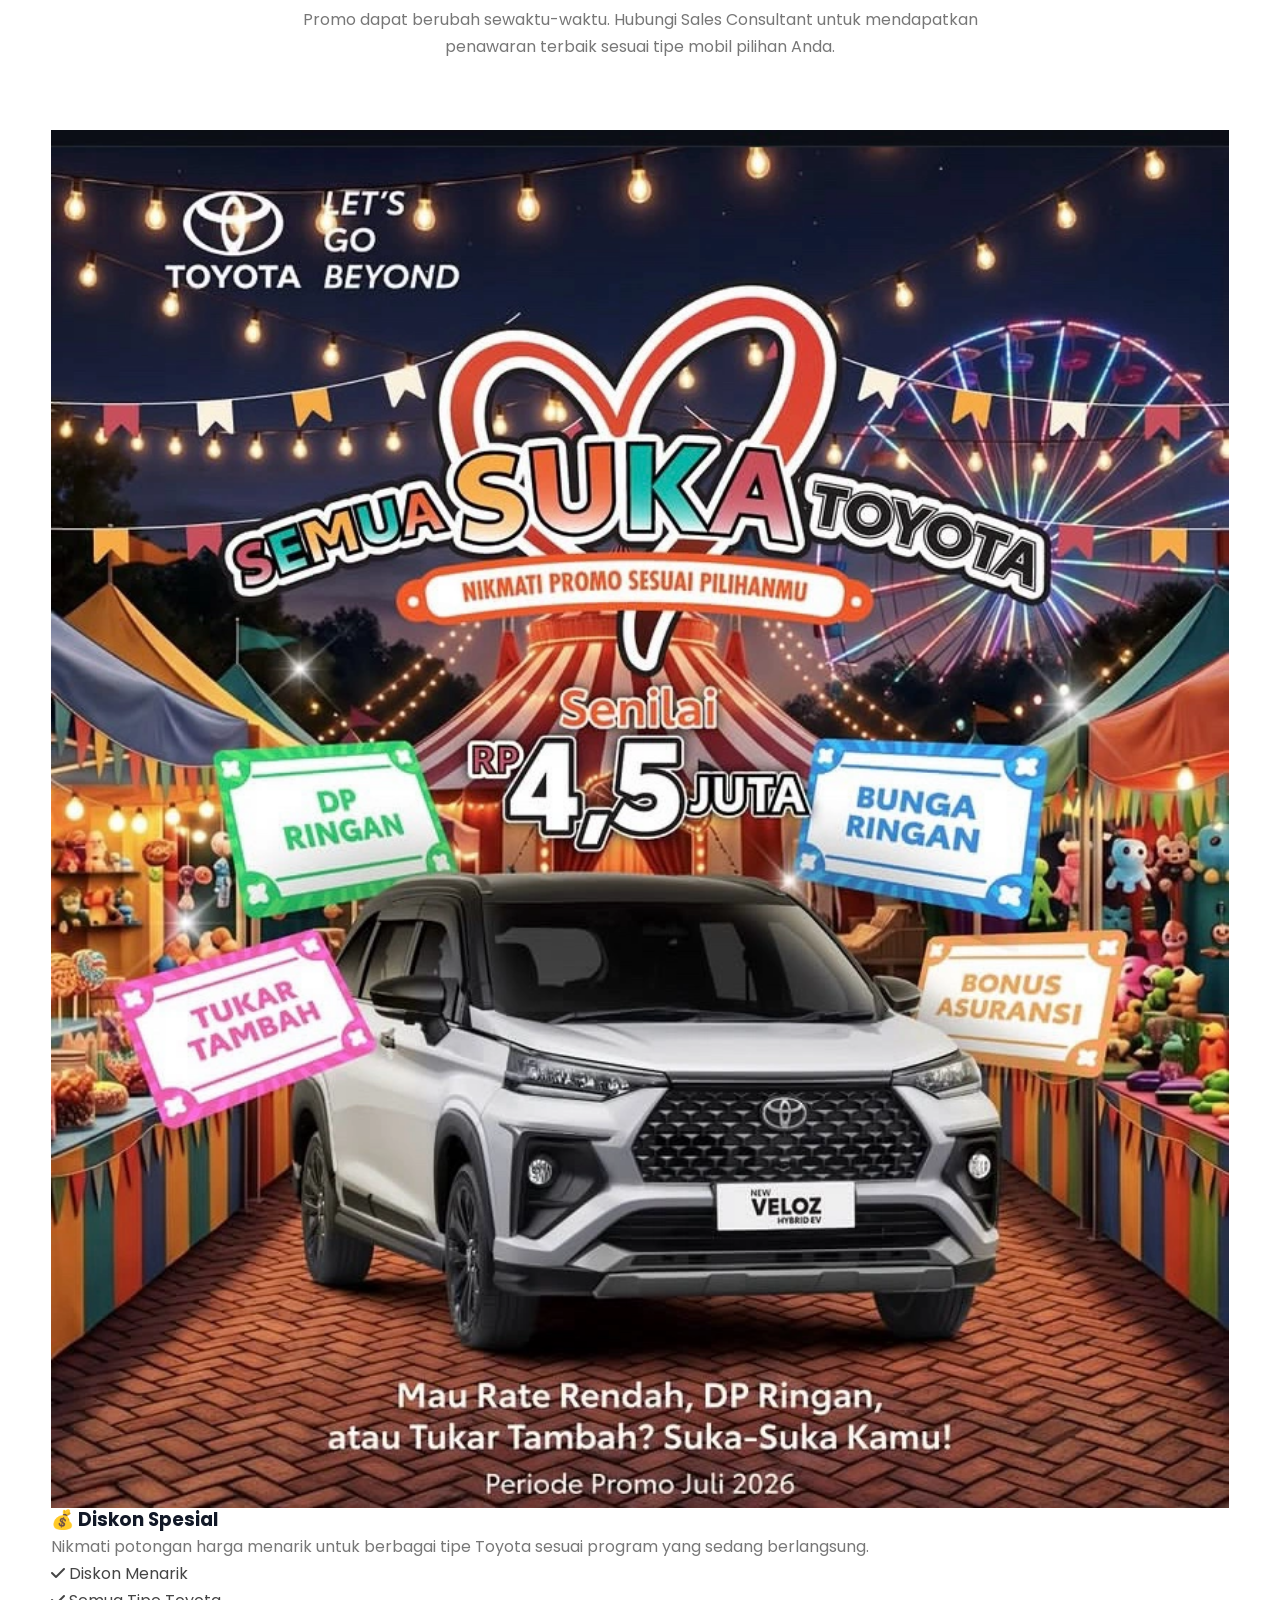
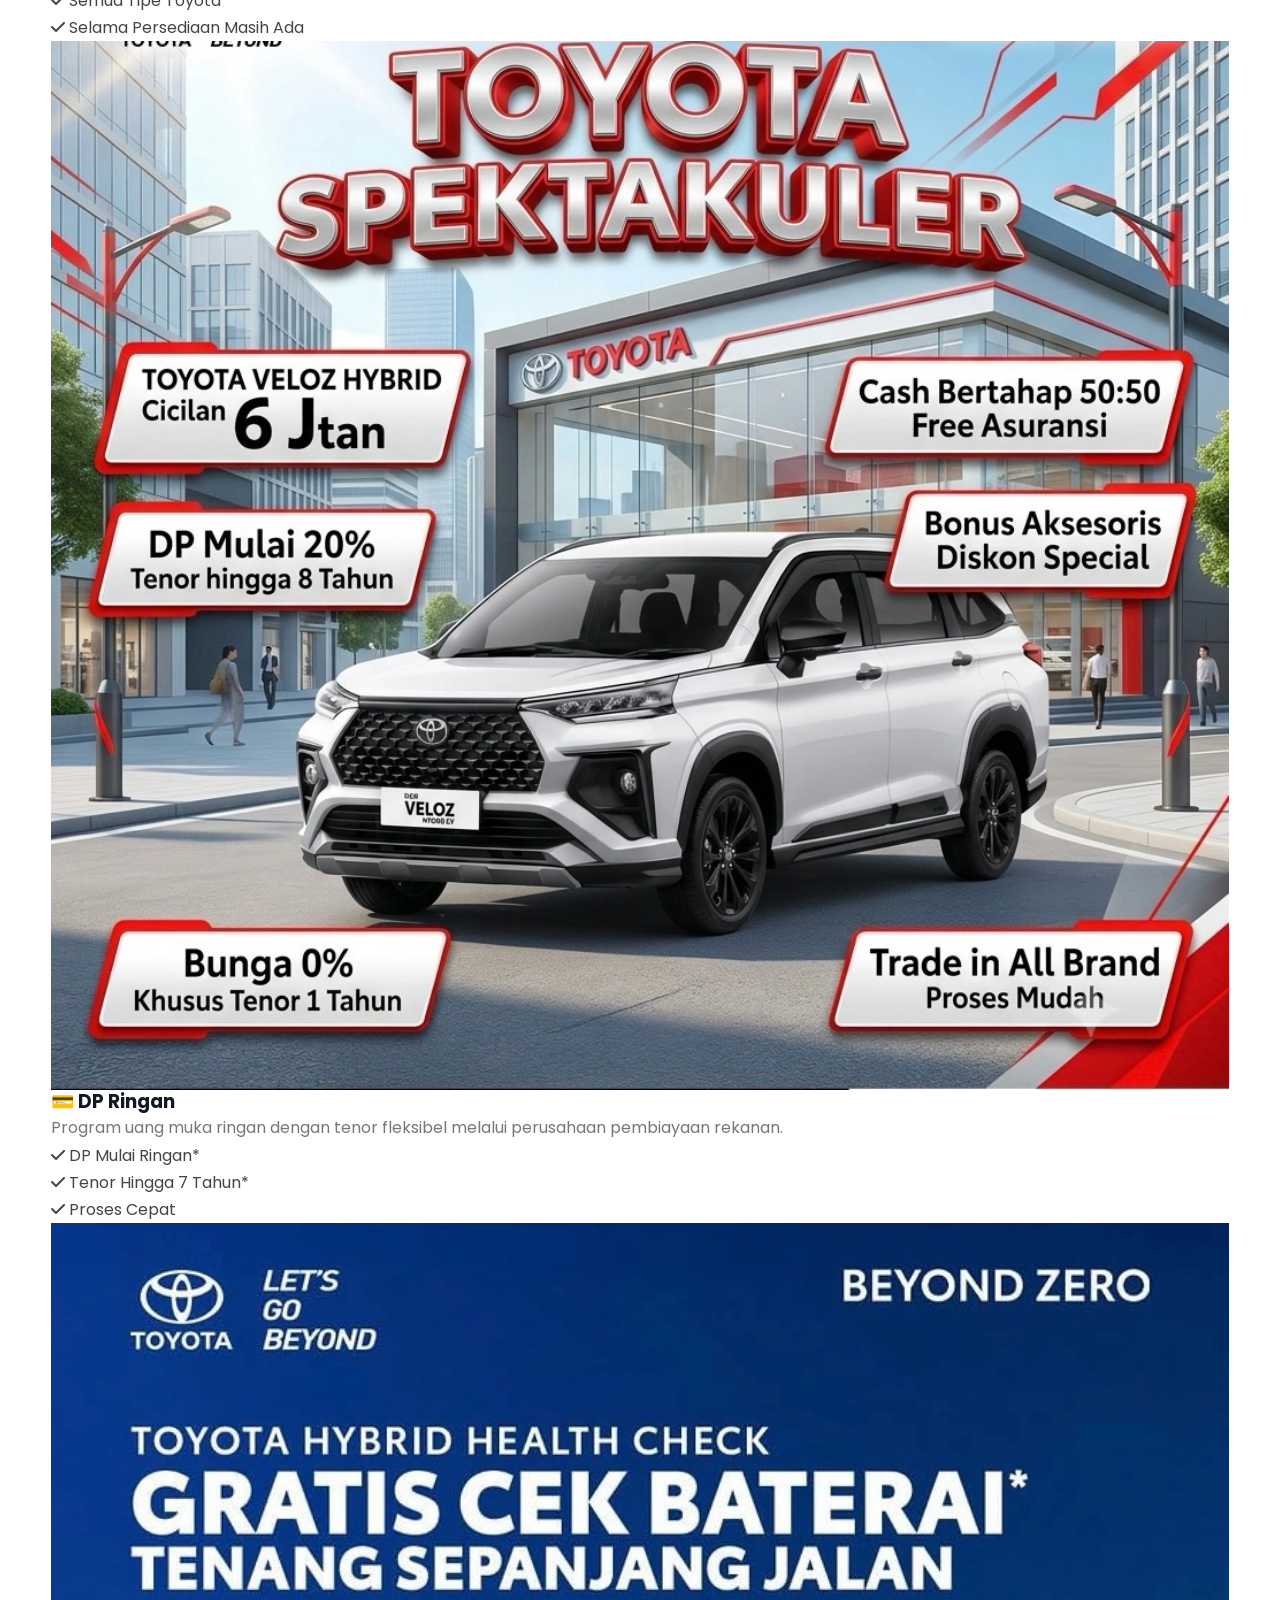
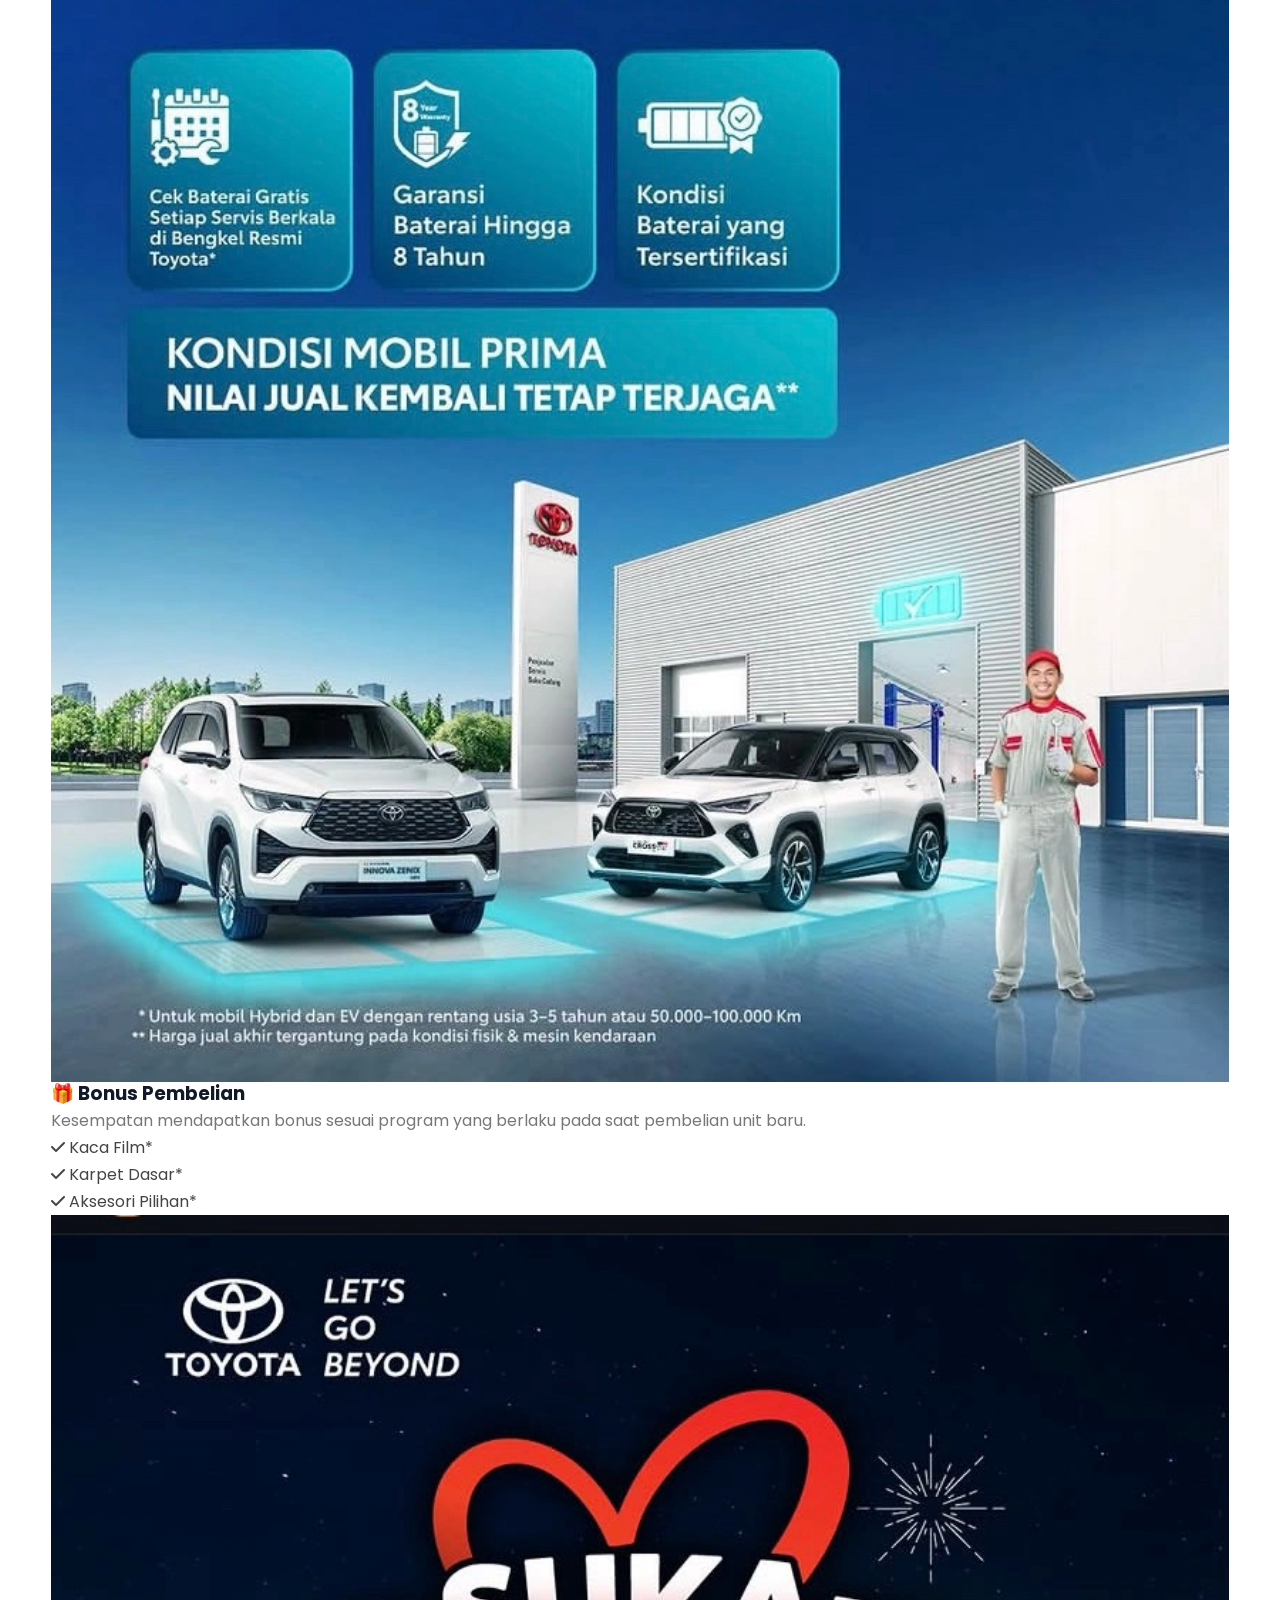
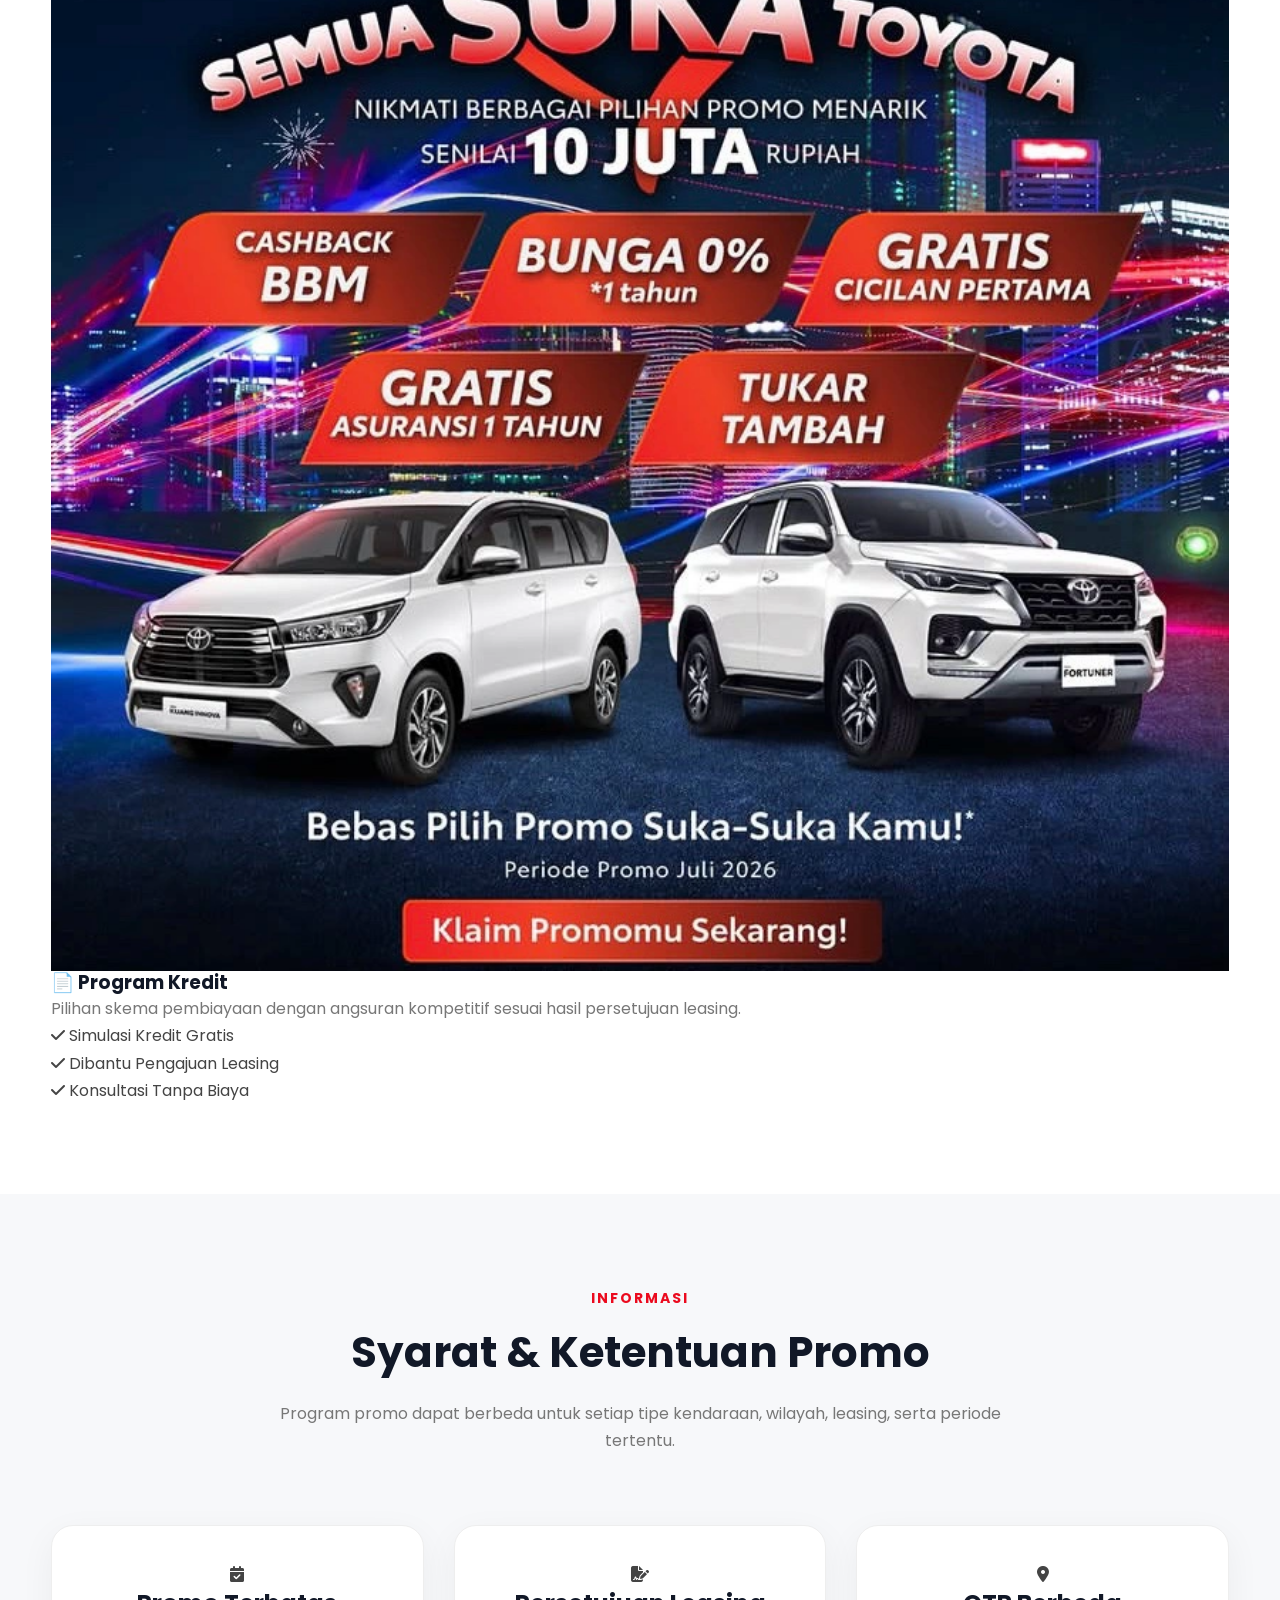
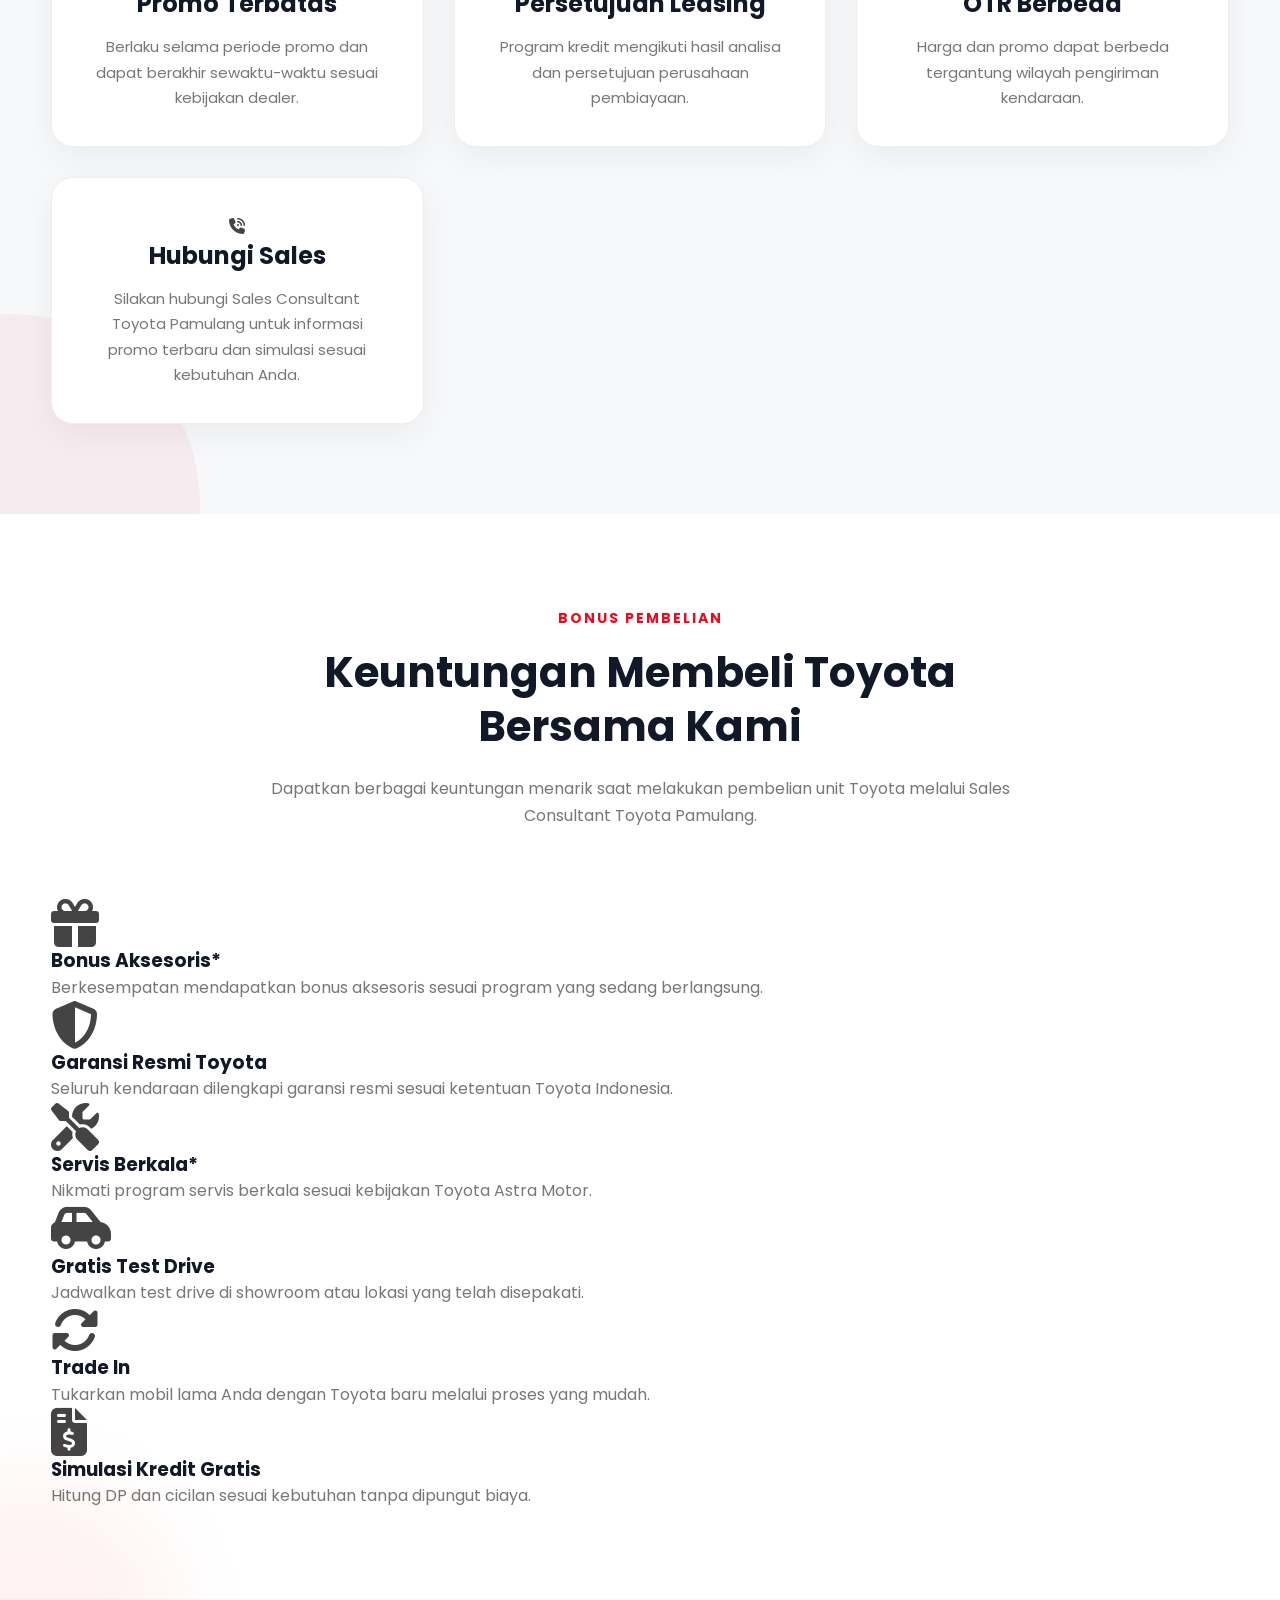
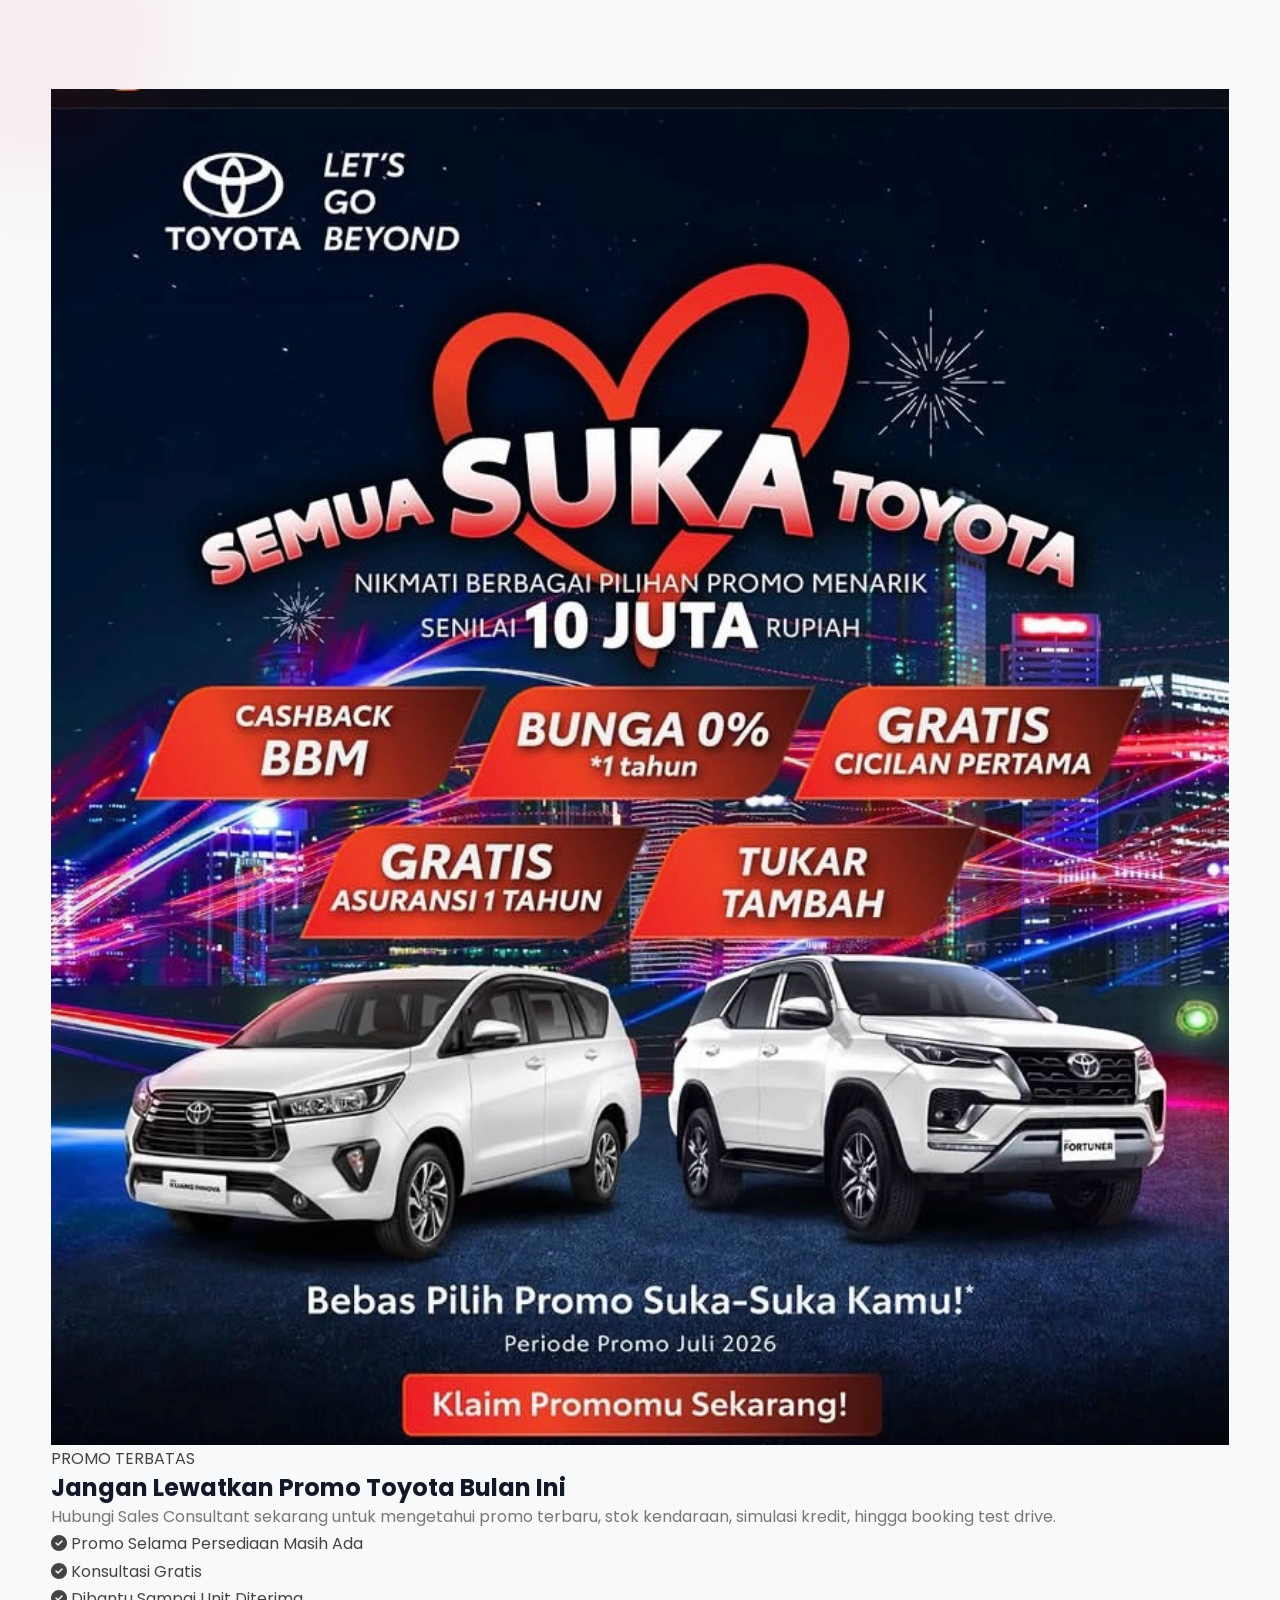
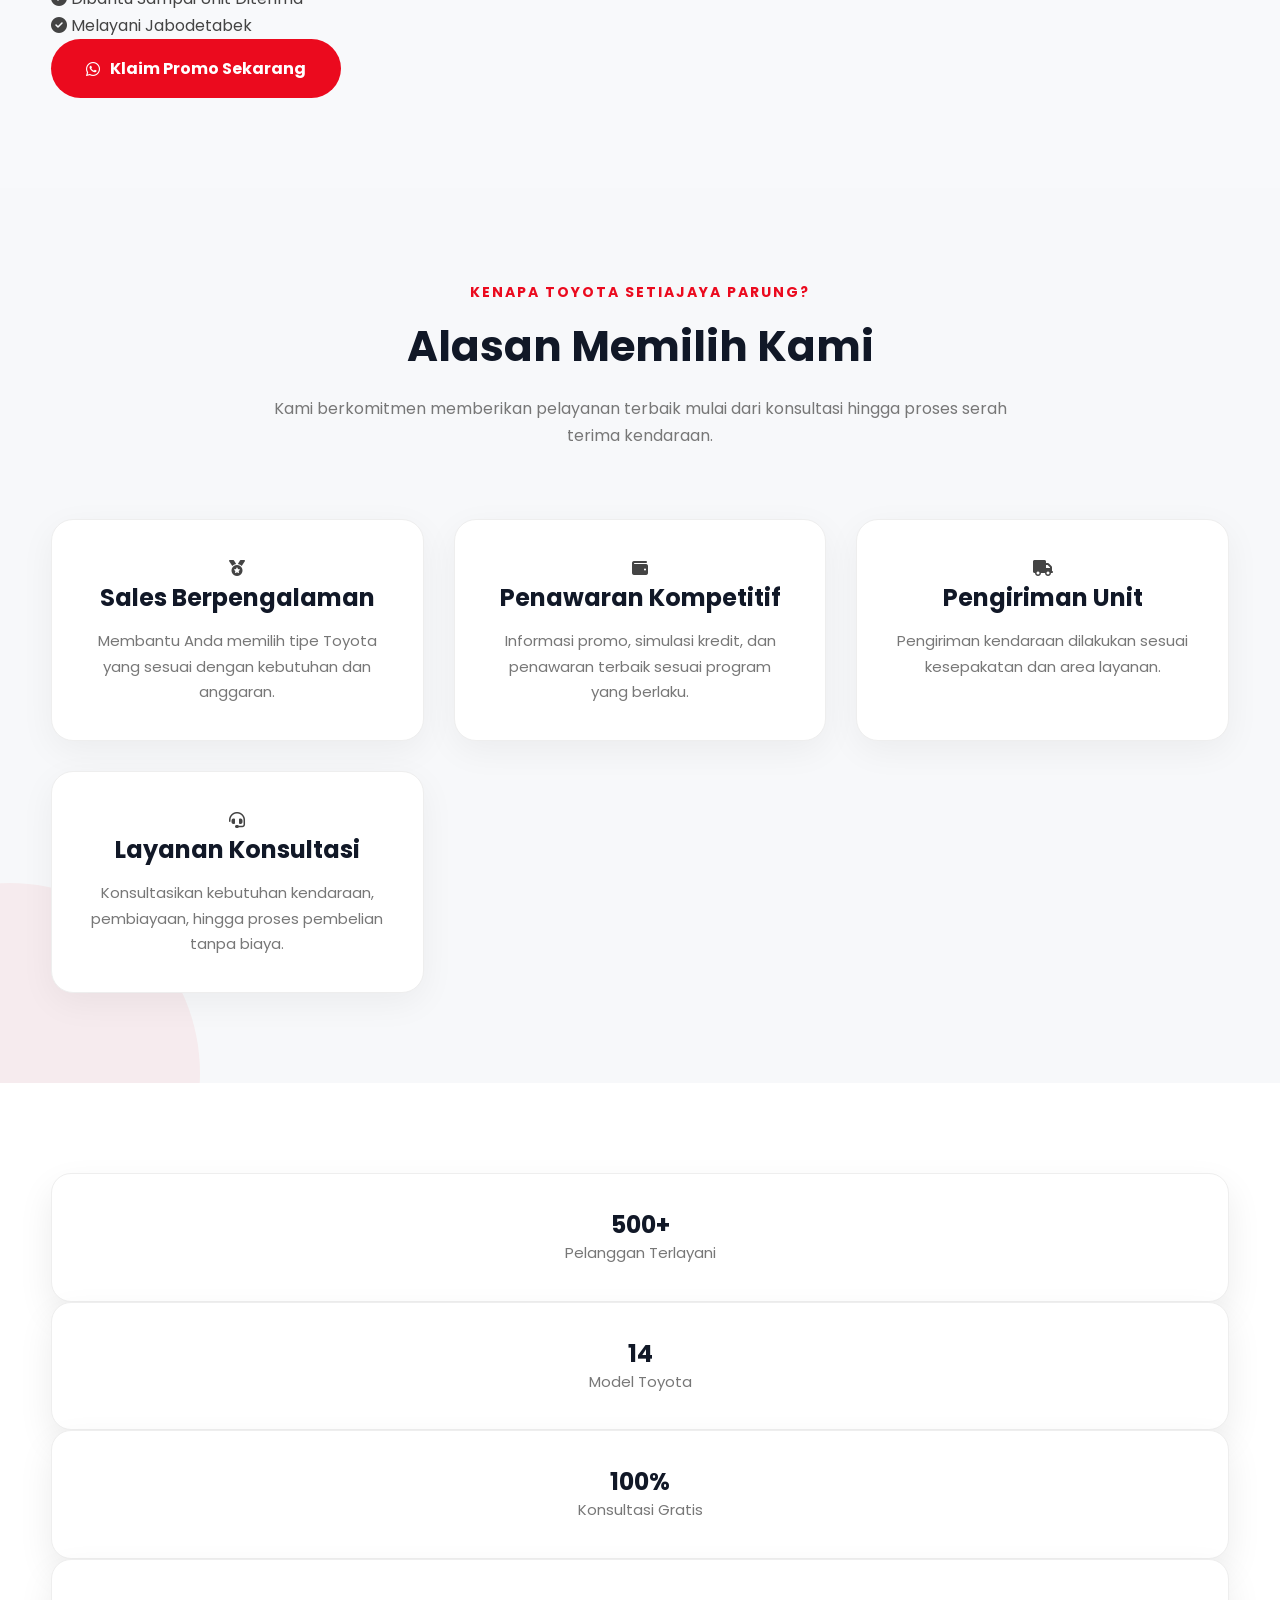
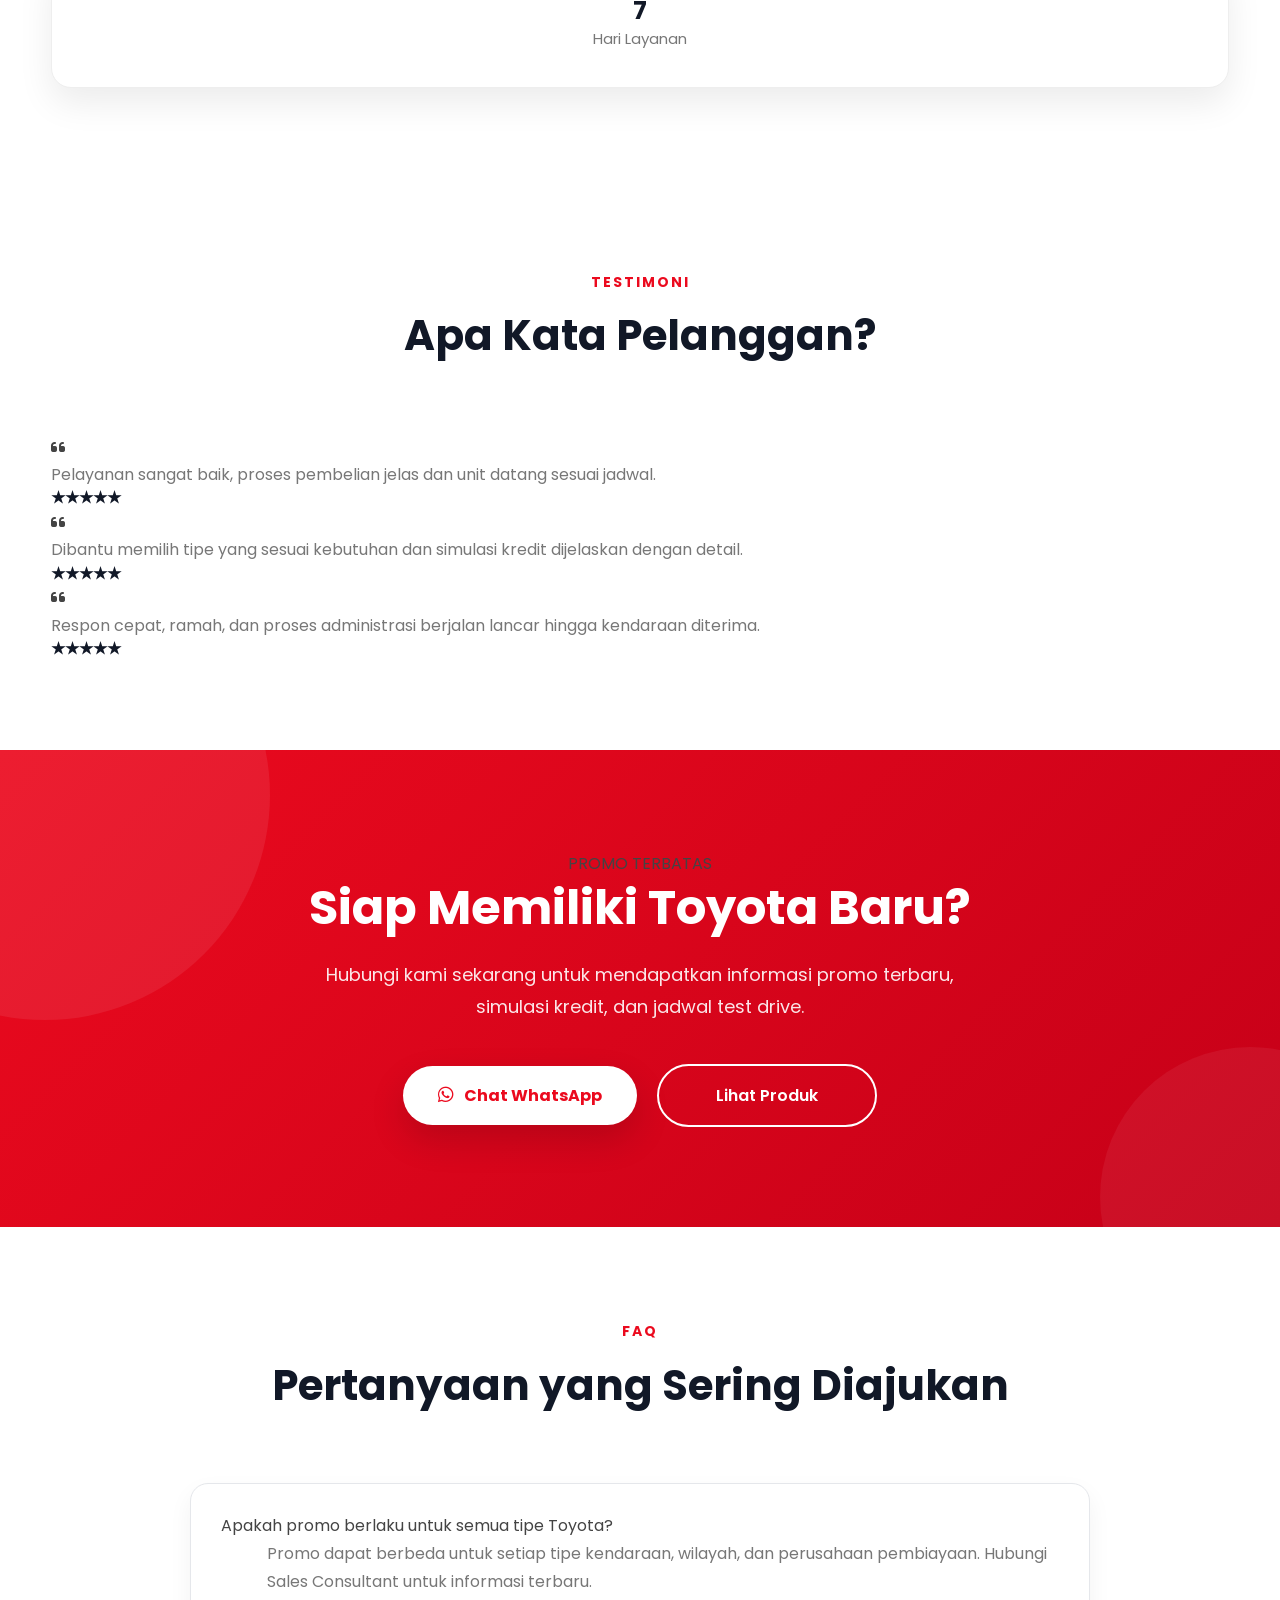
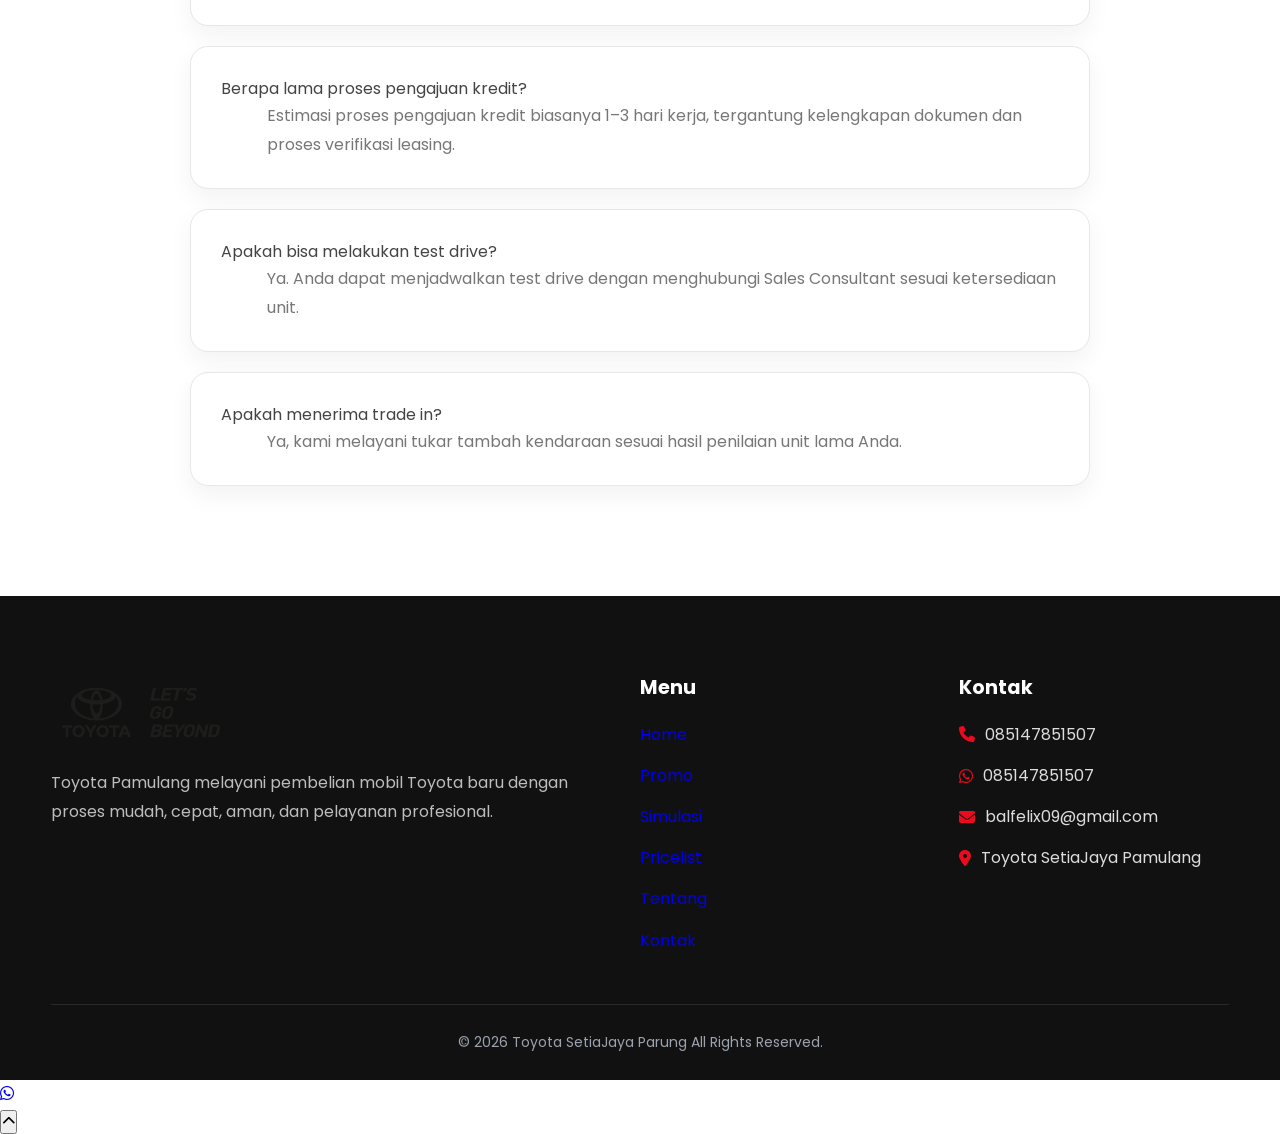
<file: promo.html>
<!DOCTYPE html>
<html lang="id">

<head>

<meta charset="UTF-8">

<meta name="viewport" content="width=device-width, initial-scale=1.0">

<title>Promo Toyota Terbaru | Toyota SetiaJaya Parung</title>

<meta name="description"
content="Dapatkan promo Toyota terbaru bulan ini. Diskon besar, DP ringan, cicilan ringan, cashback dan bonus menarik hanya di Toyota SetiaJaya Parung">

<meta name="keywords"
content="Promo Toyota, Promo Giiaas Diskon Toyota, DP Ringan Toyota, Cashback Toyota, Toyota Setiajaya Parung">

<meta property="og:title"
content="Promo Toyota Bulan Ini">

<meta property="og:description"
content="Nikmati promo Toyota terbaik hanya di Toyota SetiaJaya Parung">

<meta property="og:image"
content="images/promo-banner.webp">

<meta property="og:type"
content="website">

<link rel="icon" href="favicon.ico">

<link rel="preconnect"
href="https://fonts.googleapis.com">

<link rel="preconnect"
href="https://fonts.gstatic.com"
crossorigin>

<link href="https://fonts.googleapis.com/css2?family=Poppins:wght@300;400;500;600;700;800&display=swap"
rel="stylesheet">

<link rel="stylesheet"
href="https://cdnjs.cloudflare.com/ajax/libs/font-awesome/6.6.0/css/all.min.css">

<link rel="stylesheet"
href="css/style.css">

<link rel="stylesheet"
href="css/responsive.css">

<link rel="stylesheet"
href="css/animation.css">

</head>

<body>

<!-- PRELOADER -->

<div id="preloader">

<div class="loader"></div>

</div>

<!-- HEADER -->

<header class="header">

<div class="container">

<div class="header-wrapper">

<a href="index.html"
class="logo">

<img src="images/logo.png"
alt="Toyota Pamulang">

</a>

<nav class="navbar">

<a href="index.html">Home</a>
     
<a href="promo.html"
class="active">Promo</a>

<a href="simulasi.html">Simulasi</a>

<a href="semua-model.html">Pricelist</a>

<a href="tentang.html">Tentang</a>

<a href="kontak.html">Kontak</a>

</nav>

<div class="menu-toggle">

<span></span>
<span></span>
<span></span>

</div>

</div>

</div>

</header>

<!-- HERO -->

<section class="hero">

<div class="container">

<div class="hero-content">

<div class="hero-text fade-left">

<span class="hero-badge">

🔥 Promo Toyota Bulan Ini

</span>

<h1>

Promo Toyota
Terbaru 2026

</h1>

<p>

Nikmati berbagai penawaran spesial mulai dari
diskon, DP ringan, cicilan ringan,
cashback, hingga bonus aksesoris
untuk pembelian mobil Toyota baru.

</p>

<div class="hero-button">

<a href="https://wa.me/6285147851507?text=Halo%20Saya%20ingin%20Promo%20Toyota"
class="btn-primary">

<i class="fab fa-whatsapp"></i>

Klaim Promo

</a>

<a href="#promo"

class="btn-secondary">

Lihat Promo

</a>

</div>

</div>

<div class="hero-image fade-right">

<img src="images/promo-banner.webp"
alt="Promo Toyota">

</div>

</div>

</div>

</section>

<!-- PROMO BULANAN -->

<section id="promo">

<div class="container">

<div class="section-title fade-up">

<span>PROMO SPESIAL</span>

<h2>

Promo Toyota Bulan Ini

</h2>

<p>

Promo dapat berubah sewaktu-waktu.
Hubungi Sales Consultant untuk mendapatkan
penawaran terbaik sesuai tipe mobil pilihan Anda.

</p>

</div>

<div class="service-grid">
<!-- ==========================
     PROMO 1
========================== -->

<div class="service-box fade-up">

    <img src="images/promo1.webp" alt="Diskon Toyota" class="promo-image">

    <h3>💰 Diskon Spesial</h3>

    <p>

        Nikmati potongan harga menarik untuk berbagai tipe
        Toyota sesuai program yang sedang berlangsung.

    </p>

    <ul class="car-spec">

        <li><i class="fas fa-check"></i> Diskon Menarik</li>

        <li><i class="fas fa-check"></i> Semua Tipe Toyota</li>

        <li><i class="fas fa-check"></i> Selama Persediaan Masih Ada</li>

    </ul>

</div>

<!-- ==========================
     PROMO 2
========================== -->

<div class="service-box fade-up delay-1">

    <img src="images/promo2.webp" alt="DP Ringan Toyota" class="promo-image">

    <h3>💳 DP Ringan</h3>

    <p>

        Program uang muka ringan dengan tenor fleksibel
        melalui perusahaan pembiayaan rekanan.

    </p>

    <ul class="car-spec">

        <li><i class="fas fa-check"></i> DP Mulai Ringan*</li>

        <li><i class="fas fa-check"></i> Tenor Hingga 7 Tahun*</li>

        <li><i class="fas fa-check"></i> Proses Cepat</li>

    </ul>

</div>

<!-- ==========================
     PROMO 3
========================== -->

<div class="service-box fade-up delay-2">

    <img src="images/bonus.webp" alt="Bonus Toyota" class="promo-image">

    <h3>🎁 Bonus Pembelian</h3>

    <p>

        Kesempatan mendapatkan bonus sesuai program
        yang berlaku pada saat pembelian unit baru.

    </p>

    <ul class="car-spec">

        <li><i class="fas fa-check"></i> Kaca Film*</li>

        <li><i class="fas fa-check"></i> Karpet Dasar*</li>

        <li><i class="fas fa-check"></i> Aksesori Pilihan*</li>

    </ul>

</div>

<!-- ==========================
     PROMO 4
========================== -->

<div class="service-box fade-up delay-3">

    <img src="images/promo-banner.webp" alt="Cicilan Toyota" class="promo-image">

    <h3>📄 Program Kredit</h3>

    <p>

        Pilihan skema pembiayaan dengan angsuran kompetitif
        sesuai hasil persetujuan leasing.

    </p>

    <ul class="car-spec">

        <li><i class="fas fa-check"></i> Simulasi Kredit Gratis</li>

        <li><i class="fas fa-check"></i> Dibantu Pengajuan Leasing</li>

        <li><i class="fas fa-check"></i> Konsultasi Tanpa Biaya</li>

    </ul>

</div>

</div>

</div>

</section>

<!-- INFO PROMO -->

<section class="why-us">

    <div class="container">

        <div class="section-title fade-up">

            <span>INFORMASI</span>

            <h2>Syarat & Ketentuan Promo</h2>

            <p>

                Program promo dapat berbeda untuk setiap tipe kendaraan,
                wilayah, leasing, serta periode tertentu.

            </p>

        </div>

        <div class="why-grid">

            <div class="why-card fade-up">

                <i class="fas fa-calendar-check"></i>

                <h3>Promo Terbatas</h3>

                <p>

                    Berlaku selama periode promo dan dapat berakhir
                    sewaktu-waktu sesuai kebijakan dealer.

                </p>

            </div>

            <div class="why-card fade-up delay-1">

                <i class="fas fa-file-signature"></i>

                <h3>Persetujuan Leasing</h3>

                <p>

                    Program kredit mengikuti hasil analisa
                    dan persetujuan perusahaan pembiayaan.

                </p>

            </div>

            <div class="why-card fade-up delay-2">

                <i class="fas fa-map-marker-alt"></i>

                <h3>OTR Berbeda</h3>

                <p>

                    Harga dan promo dapat berbeda
                    tergantung wilayah pengiriman kendaraan.

                </p>

            </div>

            <div class="why-card fade-up delay-3">

                <i class="fas fa-phone-volume"></i>

                <h3>Hubungi Sales</h3>

                <p>

                    Silakan hubungi Sales Consultant Toyota Pamulang
                    untuk informasi promo terbaru dan simulasi sesuai kebutuhan Anda.

                </p>

            </div>

        </div>

    </div>

</section>
<!-- =========================================
     BONUS PEMBELIAN
========================================= -->

<section class="promo-bonus">

    <div class="container">

        <div class="section-title fade-up">

            <span>BONUS PEMBELIAN</span>

            <h2>Keuntungan Membeli Toyota Bersama Kami</h2>

            <p>

                Dapatkan berbagai keuntungan menarik saat melakukan
                pembelian unit Toyota melalui Sales Consultant Toyota Pamulang.

            </p>

        </div>

        <div class="service-grid">

            <!-- BONUS 1 -->

            <div class="service-box fade-up">

                <i class="fas fa-gift fa-3x"></i>

                <h3>Bonus Aksesoris*</h3>

                <p>

                    Berkesempatan mendapatkan bonus aksesoris sesuai
                    program yang sedang berlangsung.

                </p>

            </div>

            <!-- BONUS 2 -->

            <div class="service-box fade-up delay-1">

                <i class="fas fa-shield-alt fa-3x"></i>

                <h3>Garansi Resmi Toyota</h3>

                <p>

                    Seluruh kendaraan dilengkapi garansi resmi
                    sesuai ketentuan Toyota Indonesia.

                </p>

            </div>

            <!-- BONUS 3 -->

            <div class="service-box fade-up delay-2">

                <i class="fas fa-tools fa-3x"></i>

                <h3>Servis Berkala*</h3>

                <p>

                    Nikmati program servis berkala sesuai
                    kebijakan Toyota Astra Motor.

                </p>

            </div>

            <!-- BONUS 4 -->

            <div class="service-box fade-up delay-3">

                <i class="fas fa-car-side fa-3x"></i>

                <h3>Gratis Test Drive</h3>

                <p>

                    Jadwalkan test drive di showroom
                    atau lokasi yang telah disepakati.

                </p>

            </div>

            <!-- BONUS 5 -->

            <div class="service-box fade-up">

                <i class="fas fa-sync-alt fa-3x"></i>

                <h3>Trade In</h3>

                <p>

                    Tukarkan mobil lama Anda
                    dengan Toyota baru melalui proses yang mudah.

                </p>

            </div>

            <!-- BONUS 6 -->

            <div class="service-box fade-up delay-1">

                <i class="fas fa-file-invoice-dollar fa-3x"></i>

                <h3>Simulasi Kredit Gratis</h3>

                <p>

                    Hitung DP dan cicilan sesuai kebutuhan
                    tanpa dipungut biaya.

                </p>

            </div>

        </div>

    </div>

</section>

<!-- =========================================
     PROMO BANNER
========================================= -->

<section class="promo">

    <div class="container">

        <div class="promo-content">

            <div class="promo-image fade-left">

                <img src="images/promo-banner.webp"
                     alt="Promo Toyota">

            </div>

            <div class="promo-text fade-right">

                <span>PROMO TERBATAS</span>

                <h2>

                    Jangan Lewatkan
                    Promo Toyota Bulan Ini

                </h2>

                <p>

                    Hubungi Sales Consultant sekarang
                    untuk mengetahui promo terbaru,
                    stok kendaraan, simulasi kredit,
                    hingga booking test drive.

                </p>

                <ul class="promo-list">

                    <li>
                        <i class="fas fa-check-circle"></i>
                        Promo Selama Persediaan Masih Ada
                    </li>

                    <li>
                        <i class="fas fa-check-circle"></i>
                        Konsultasi Gratis
                    </li>

                    <li>
                        <i class="fas fa-check-circle"></i>
                        Dibantu Sampai Unit Diterima
                    </li>

                    <li>
                        <i class="fas fa-check-circle"></i>
                        Melayani Jabodetabek
                    </li>

                </ul>

                <a href="https://wa.me/6285147851507?text=Halo%20Saya%20ingin%20Promo%20Toyota"

                   class="btn-primary">

                    <i class="fab fa-whatsapp"></i>

                    Klaim Promo Sekarang

                </a>

            </div>

        </div>

    </div>

</section>
<!-- =========================================
     MENGAPA MEMILIH KAMI
========================================= -->

<section class="why-us">

    <div class="container">

        <div class="section-title fade-up">

            <span>KENAPA TOYOTA SETIAJAYA PARUNG?</span>

            <h2>Alasan Memilih Kami</h2>

            <p>

                Kami berkomitmen memberikan pelayanan terbaik
                mulai dari konsultasi hingga proses serah terima kendaraan.

            </p>

        </div>

        <div class="why-grid">

            <div class="why-card fade-up">

                <i class="fas fa-medal"></i>

                <h3>Sales Berpengalaman</h3>

                <p>

                    Membantu Anda memilih tipe Toyota
                    yang sesuai dengan kebutuhan dan anggaran.

                </p>

            </div>

            <div class="why-card fade-up delay-1">

                <i class="fas fa-wallet"></i>

                <h3>Penawaran Kompetitif</h3>

                <p>

                    Informasi promo, simulasi kredit,
                    dan penawaran terbaik sesuai program yang berlaku.

                </p>

            </div>

            <div class="why-card fade-up delay-2">

                <i class="fas fa-truck"></i>

                <h3>Pengiriman Unit</h3>

                <p>

                    Pengiriman kendaraan dilakukan
                    sesuai kesepakatan dan area layanan.

                </p>

            </div>

            <div class="why-card fade-up delay-3">

                <i class="fas fa-headset"></i>

                <h3>Layanan Konsultasi</h3>

                <p>

                    Konsultasikan kebutuhan kendaraan,
                    pembiayaan, hingga proses pembelian tanpa biaya.

                </p>

            </div>

        </div>

    </div>

</section>

<!-- =========================================
     STATISTIK
========================================= -->

<section class="counter">

    <div class="container">

        <div class="counter-grid">

            <div class="counter-box zoom">

                <h2>500+</h2>

                <p>Pelanggan Terlayani</p>

            </div>

            <div class="counter-box zoom">

                <h2>14</h2>

                <p>Model Toyota</p>

            </div>

            <div class="counter-box zoom">

                <h2>100%</h2>

                <p>Konsultasi Gratis</p>

            </div>

            <div class="counter-box zoom">

                <h2>7</h2>

                <p>Hari Layanan</p>

            </div>

        </div>

    </div>

</section>

<!-- =========================================
     TESTIMONI
========================================= -->

<section class="testimonial">

    <div class="container">

        <div class="section-title fade-up">

            <span>TESTIMONI</span>

            <h2>Apa Kata Pelanggan?</h2>

        </div>

        <div class="testimonial-grid">

            <div class="testimonial-card fade-up">

                <i class="fas fa-quote-left"></i>

                <p>

                    Pelayanan sangat baik, proses pembelian
                    jelas dan unit datang sesuai jadwal.

                </p>

                <h4>★★★★★</h4>

            </div>

            <div class="testimonial-card fade-up delay-1">

                <i class="fas fa-quote-left"></i>

                <p>

                    Dibantu memilih tipe yang sesuai kebutuhan
                    dan simulasi kredit dijelaskan dengan detail.

                </p>

                <h4>★★★★★</h4>

            </div>

            <div class="testimonial-card fade-up delay-2">

                <i class="fas fa-quote-left"></i>

                <p>

                    Respon cepat, ramah, dan proses administrasi
                    berjalan lancar hingga kendaraan diterima.

                </p>

                <h4>★★★★★</h4>

            </div>

        </div>

    </div>

</section>

<!-- =========================================
     CTA
========================================= -->

<section class="cta">

    <div class="container">

        <div class="cta-box fade-up">

            <span>PROMO TERBATAS</span>

            <h2>Siap Memiliki Toyota Baru?</h2>

            <p>

                Hubungi kami sekarang untuk mendapatkan
                informasi promo terbaru, simulasi kredit,
                dan jadwal test drive.

            </p>

            <div class="cta-button">

                <a href="https://wa.me/6285147851507?text=Halo%20Saya%20ingin%20Promo%20Toyota"

                    class="btn-primary">

                    <i class="fab fa-whatsapp"></i>

                    Chat WhatsApp

                </a>

                <a href="semua-model.html"

                    class="btn-secondary">

                    Lihat Produk

                </a>

            </div>

        </div>

    </div>

</section>
<!-- =========================================
     FAQ
========================================= -->

<section class="faq">

    <div class="container">

        <div class="section-title fade-up">

            <span>FAQ</span>

            <h2>Pertanyaan yang Sering Diajukan</h2>

        </div>

        <div class="faq-item">

            <div class="faq-question">

                Apakah promo berlaku untuk semua tipe Toyota?

            </div>

            <div class="faq-answer">

                <p>

                    Promo dapat berbeda untuk setiap tipe kendaraan,
                    wilayah, dan perusahaan pembiayaan.
                    Hubungi Sales Consultant untuk informasi terbaru.

                </p>

            </div>

        </div>

        <div class="faq-item">

            <div class="faq-question">

                Berapa lama proses pengajuan kredit?

            </div>

            <div class="faq-answer">

                <p>

                    Estimasi proses pengajuan kredit biasanya
                    1–3 hari kerja, tergantung kelengkapan dokumen
                    dan proses verifikasi leasing.

                </p>

            </div>

        </div>

        <div class="faq-item">

            <div class="faq-question">

                Apakah bisa melakukan test drive?

            </div>

            <div class="faq-answer">

                <p>

                    Ya. Anda dapat menjadwalkan test drive
                    dengan menghubungi Sales Consultant
                    sesuai ketersediaan unit.

                </p>

            </div>

        </div>

        <div class="faq-item">

            <div class="faq-question">

                Apakah menerima trade in?

            </div>

            <div class="faq-answer">

                <p>

                    Ya, kami melayani tukar tambah kendaraan
                    sesuai hasil penilaian unit lama Anda.

                </p>

            </div>

        </div>

    </div>

</section>

<!-- =========================================
     FOOTER
========================================= -->

<footer class="footer">

    <div class="container">

        <div class="footer-grid">

            <div class="footer-about">

                <img src="images/logo.png" alt="Toyota Setiajaya">

                <p>

                    Toyota Pamulang melayani pembelian mobil Toyota
                    baru dengan proses mudah, cepat, aman,
                    dan pelayanan profesional.

                </p>

            </div>

            <div>

                <h3>Menu</h3>

                <ul>

                    <li><a href="index.html">Home</a></li>

                    <li><a href="promo.html">Promo</a></li>

                    <li><a href="simulasi.html">Simulasi</a></li>

                    <li><a href="semua-model.html">Pricelist</a></li>

                    <li><a href="tentang.html">Tentang</a></li>

                    <li><a href="kontak.html">Kontak</a></li>

                </ul>

            </div>

            <div>

                <h3>Kontak</h3>

                <ul>

                    <li>

                        <i class="fas fa-phone"></i>

                        085147851507

                    </li>

                    <li>

                        <i class="fab fa-whatsapp"></i>

                        085147851507

                    </li>

                    <li>

                        <i class="fas fa-envelope"></i>

                        balfelix09@gmail.com

                    </li>

                    <li>

                        <i class="fas fa-map-marker-alt"></i>

                        Toyota SetiaJaya Pamulang

                    </li>

                </ul>

            </div>

        </div>

        <div class="copyright">

            © 2026 Toyota SetiaJaya Parung All Rights Reserved.

        </div>

    </div>

</footer>

<!-- =========================================
     FLOATING WHATSAPP
========================================= -->

<div class="floating-action">

    <a href="https://wa.me/6285147851507?text=Halo%20Saya%20ingin%20Promo%20Toyota"
       target="_blank"
       aria-label="WhatsApp">

        <i class="fab fa-whatsapp"></i>

    </a>


</div>

<!-- =========================================
     BACK TO TOP
========================================= -->

<button id="backToTop">

    <i class="fas fa-chevron-up"></i>

</button>

<!-- =========================================
     SCRIPT
========================================= -->

<script src="js/script.js"></script>

</body>

</html>
</file>
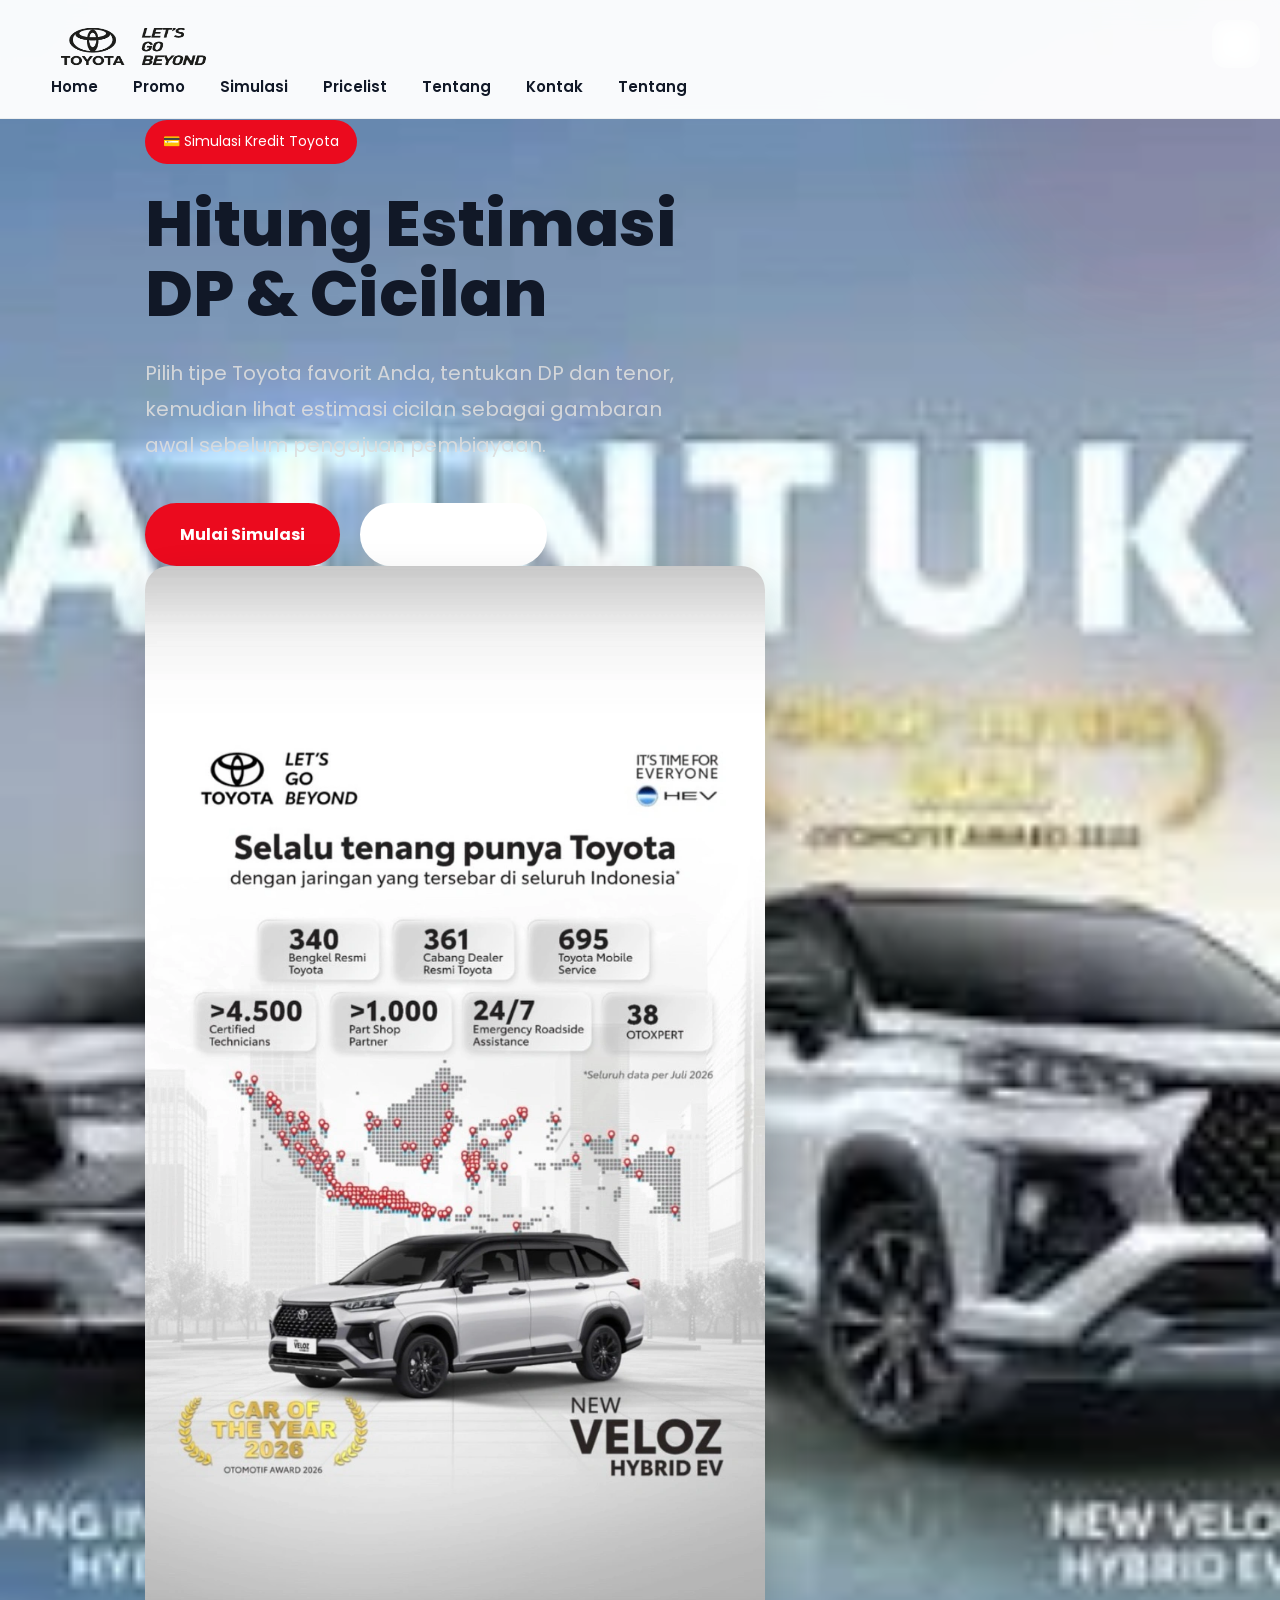
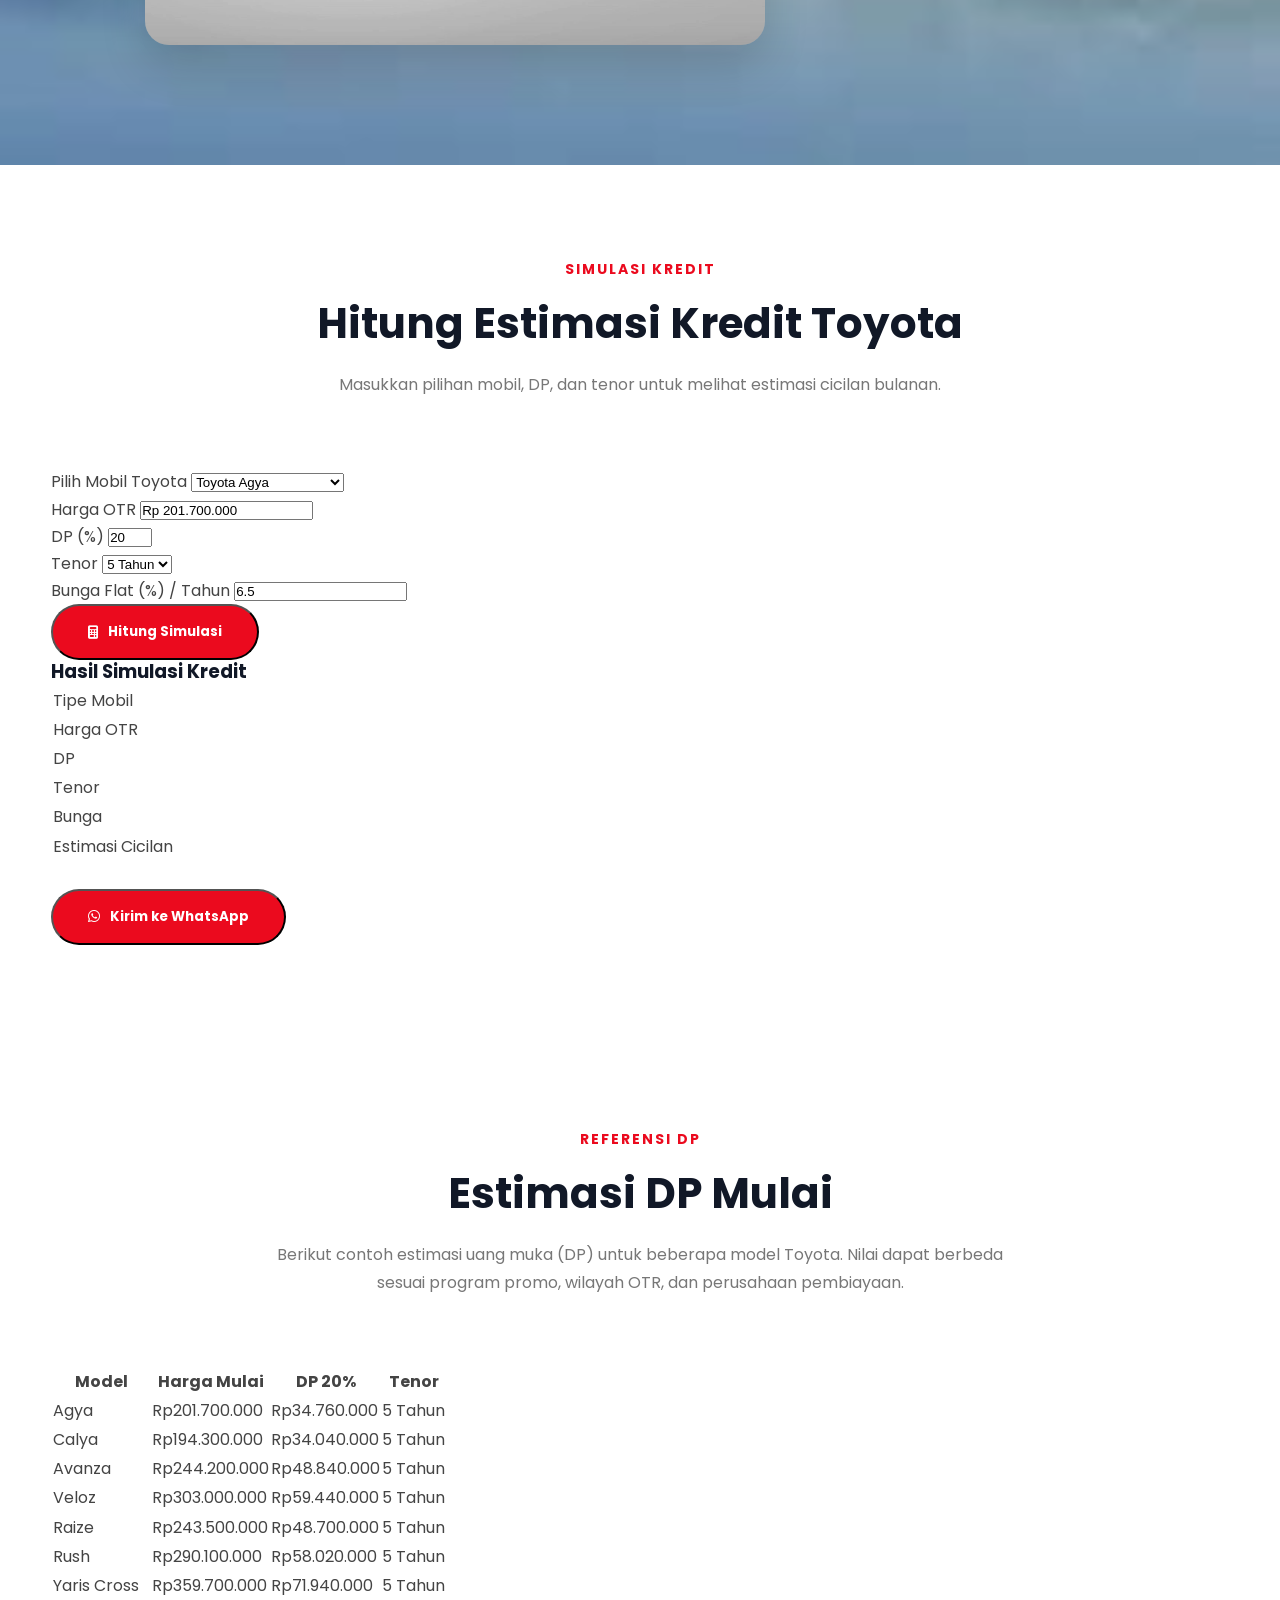
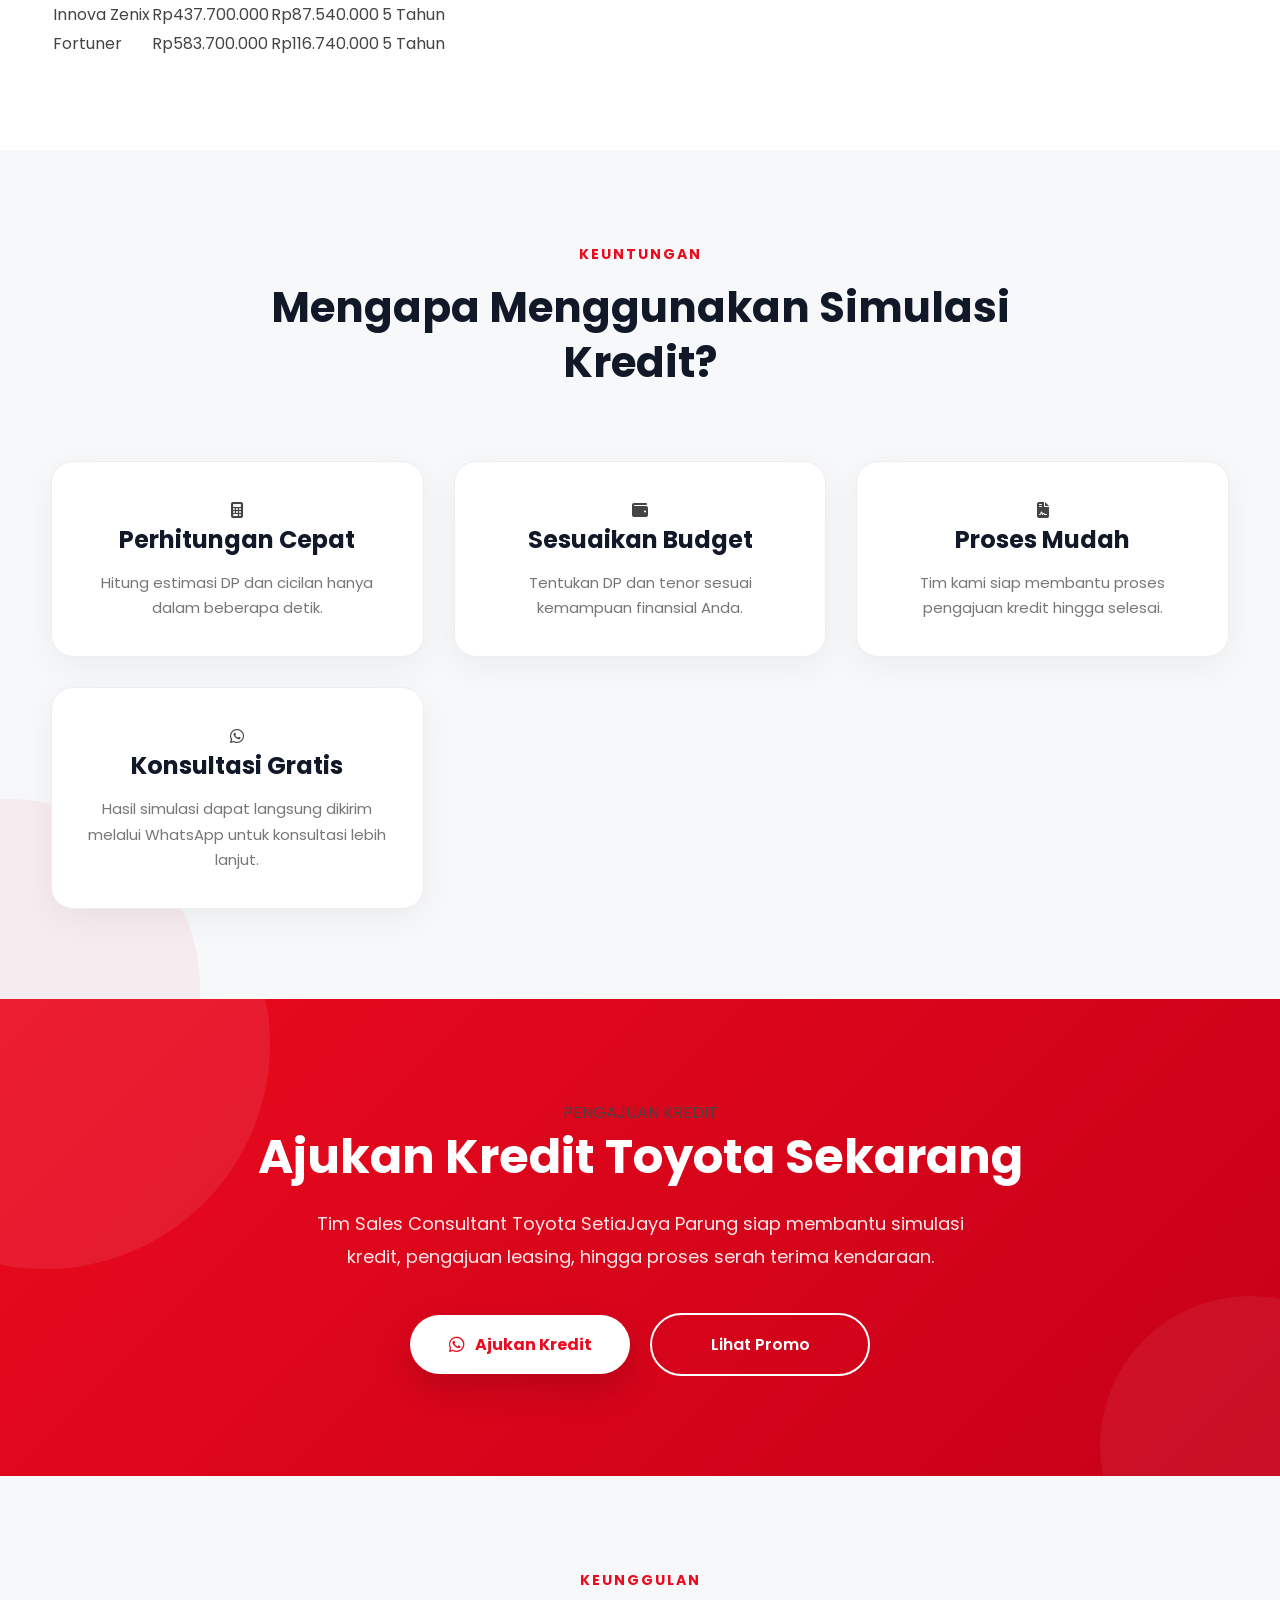
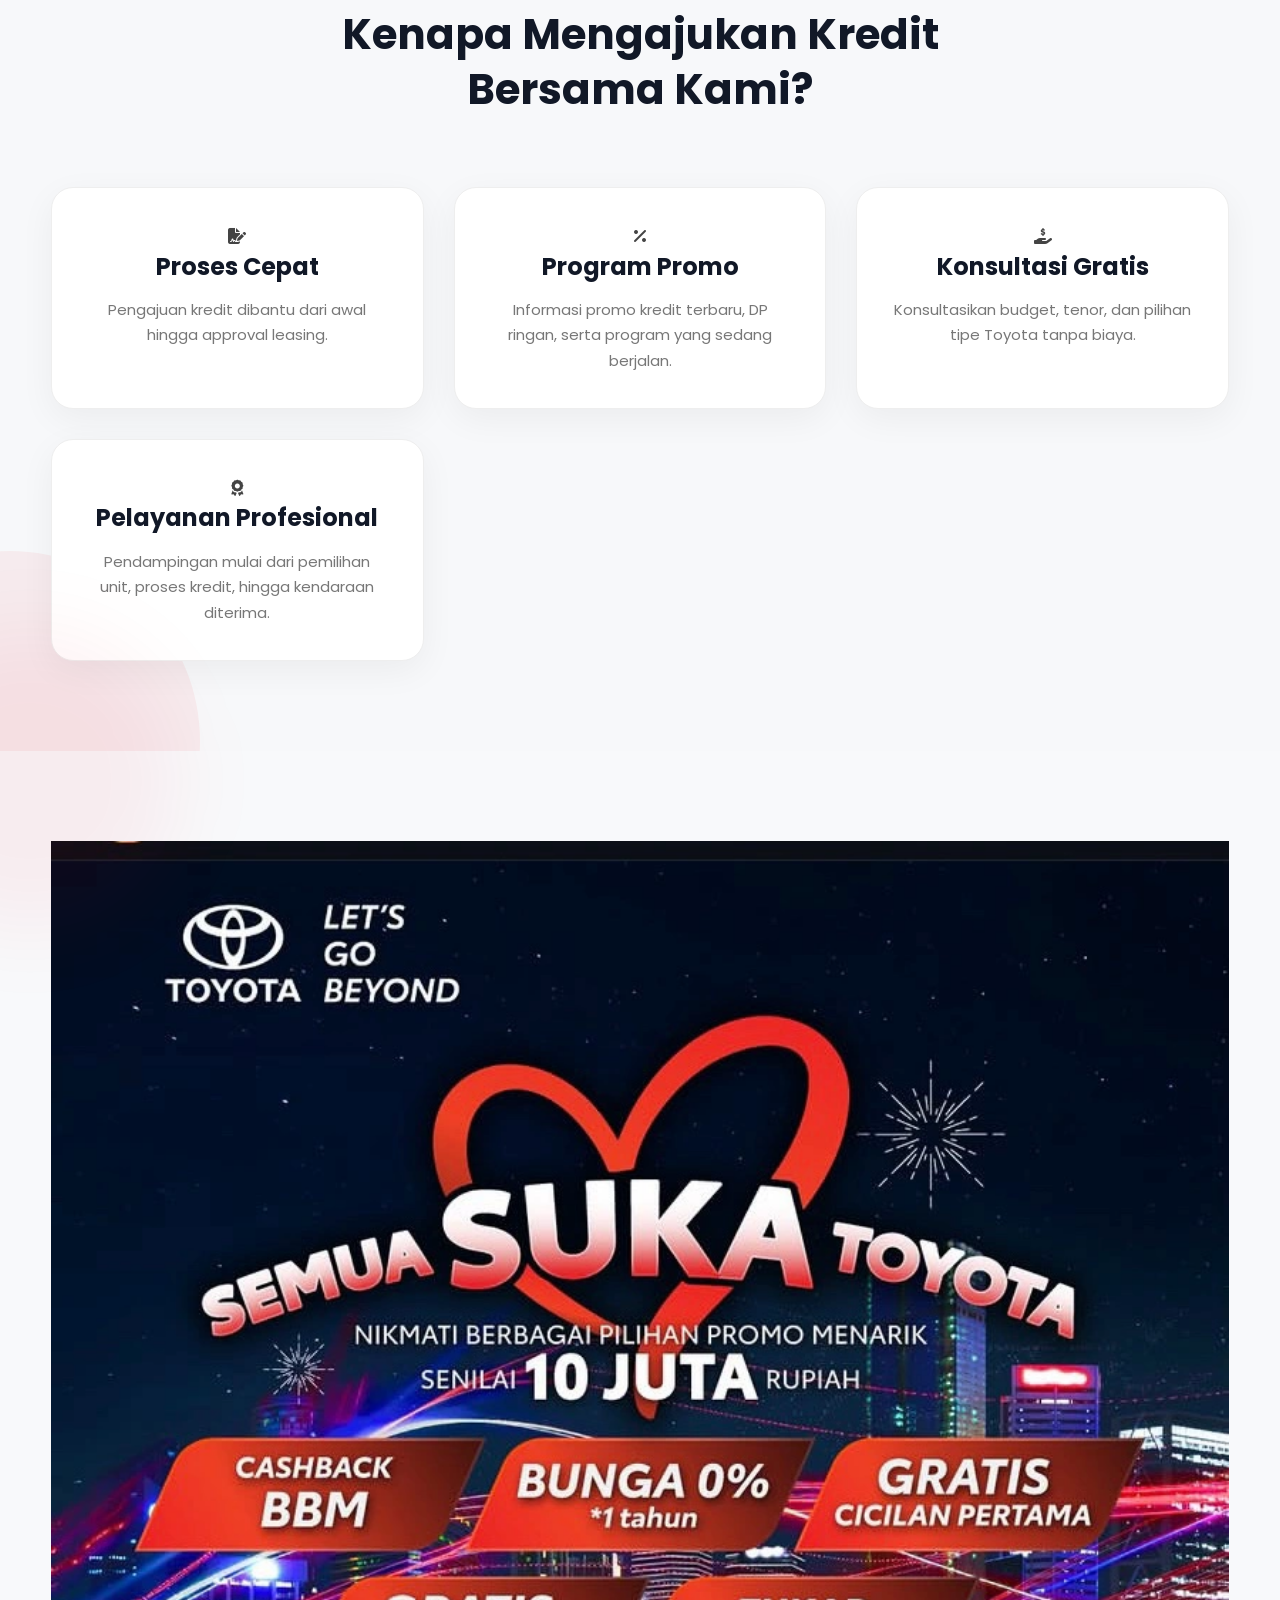
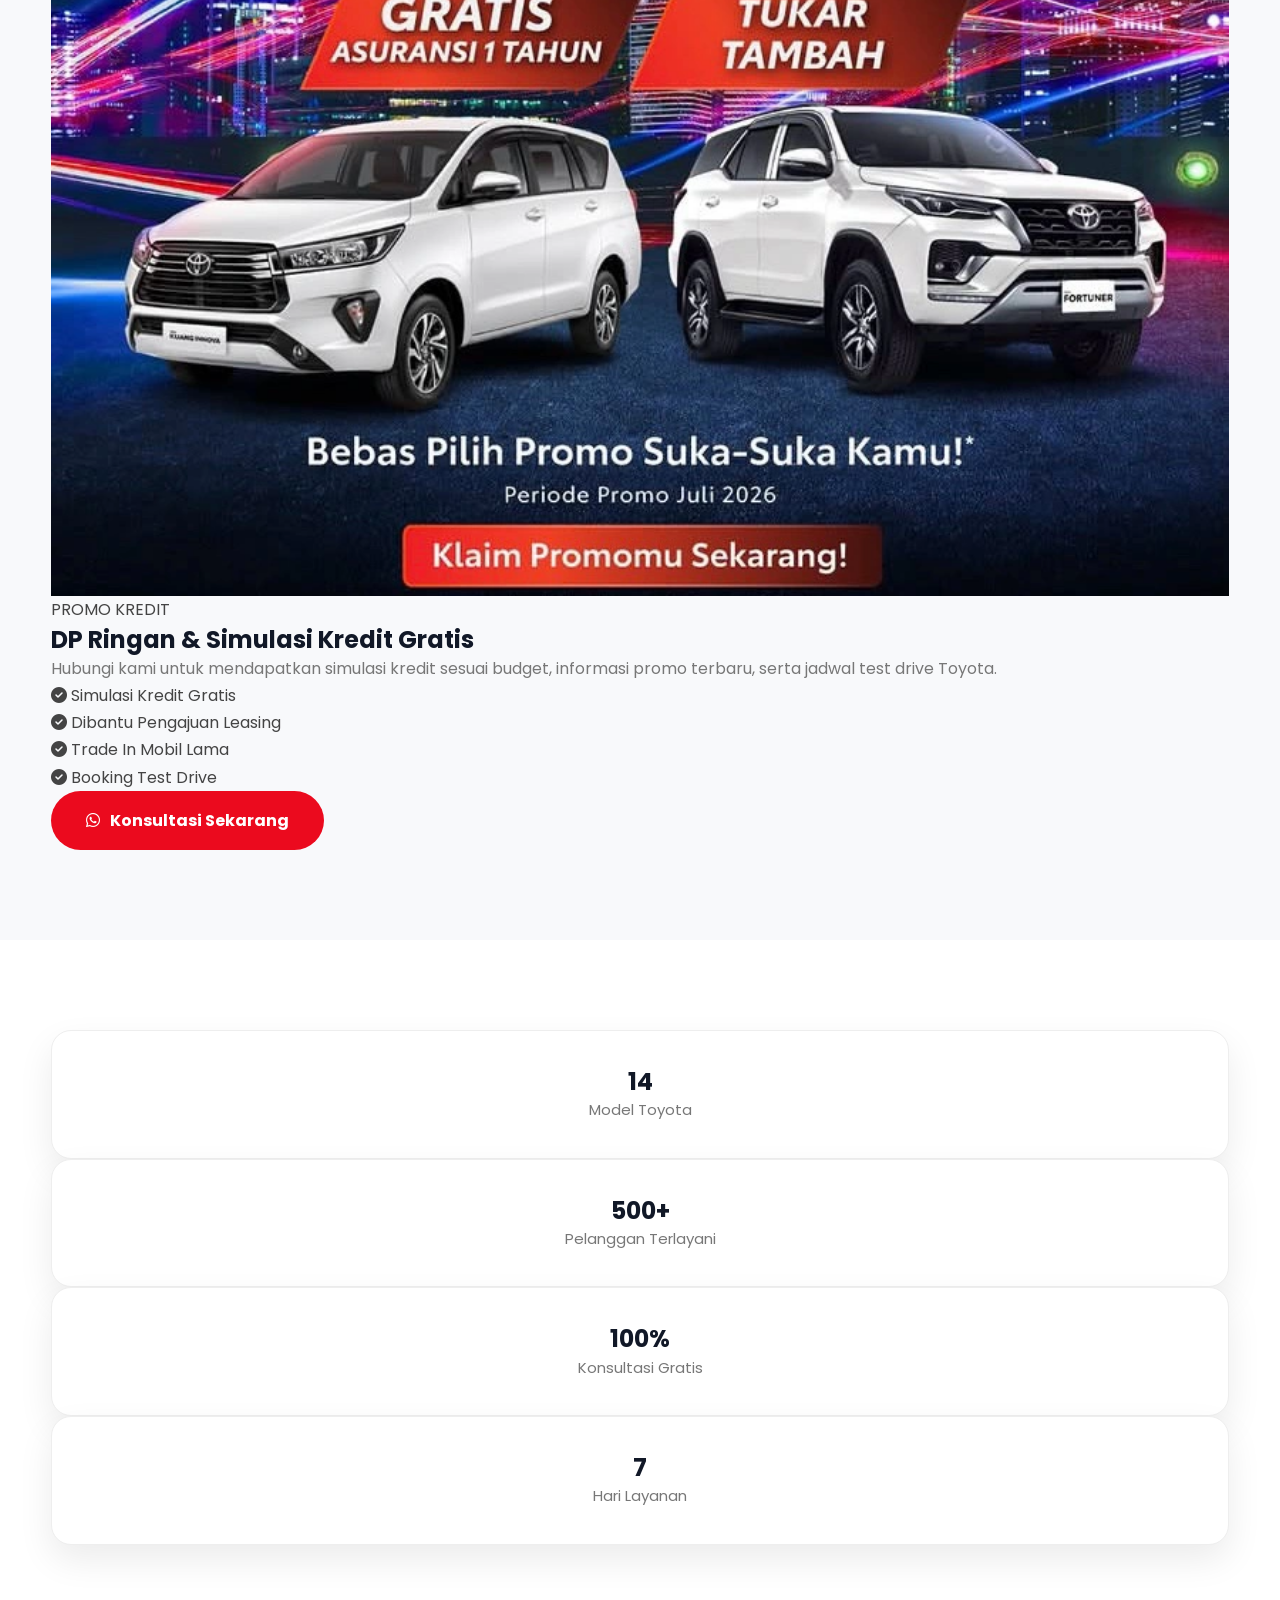
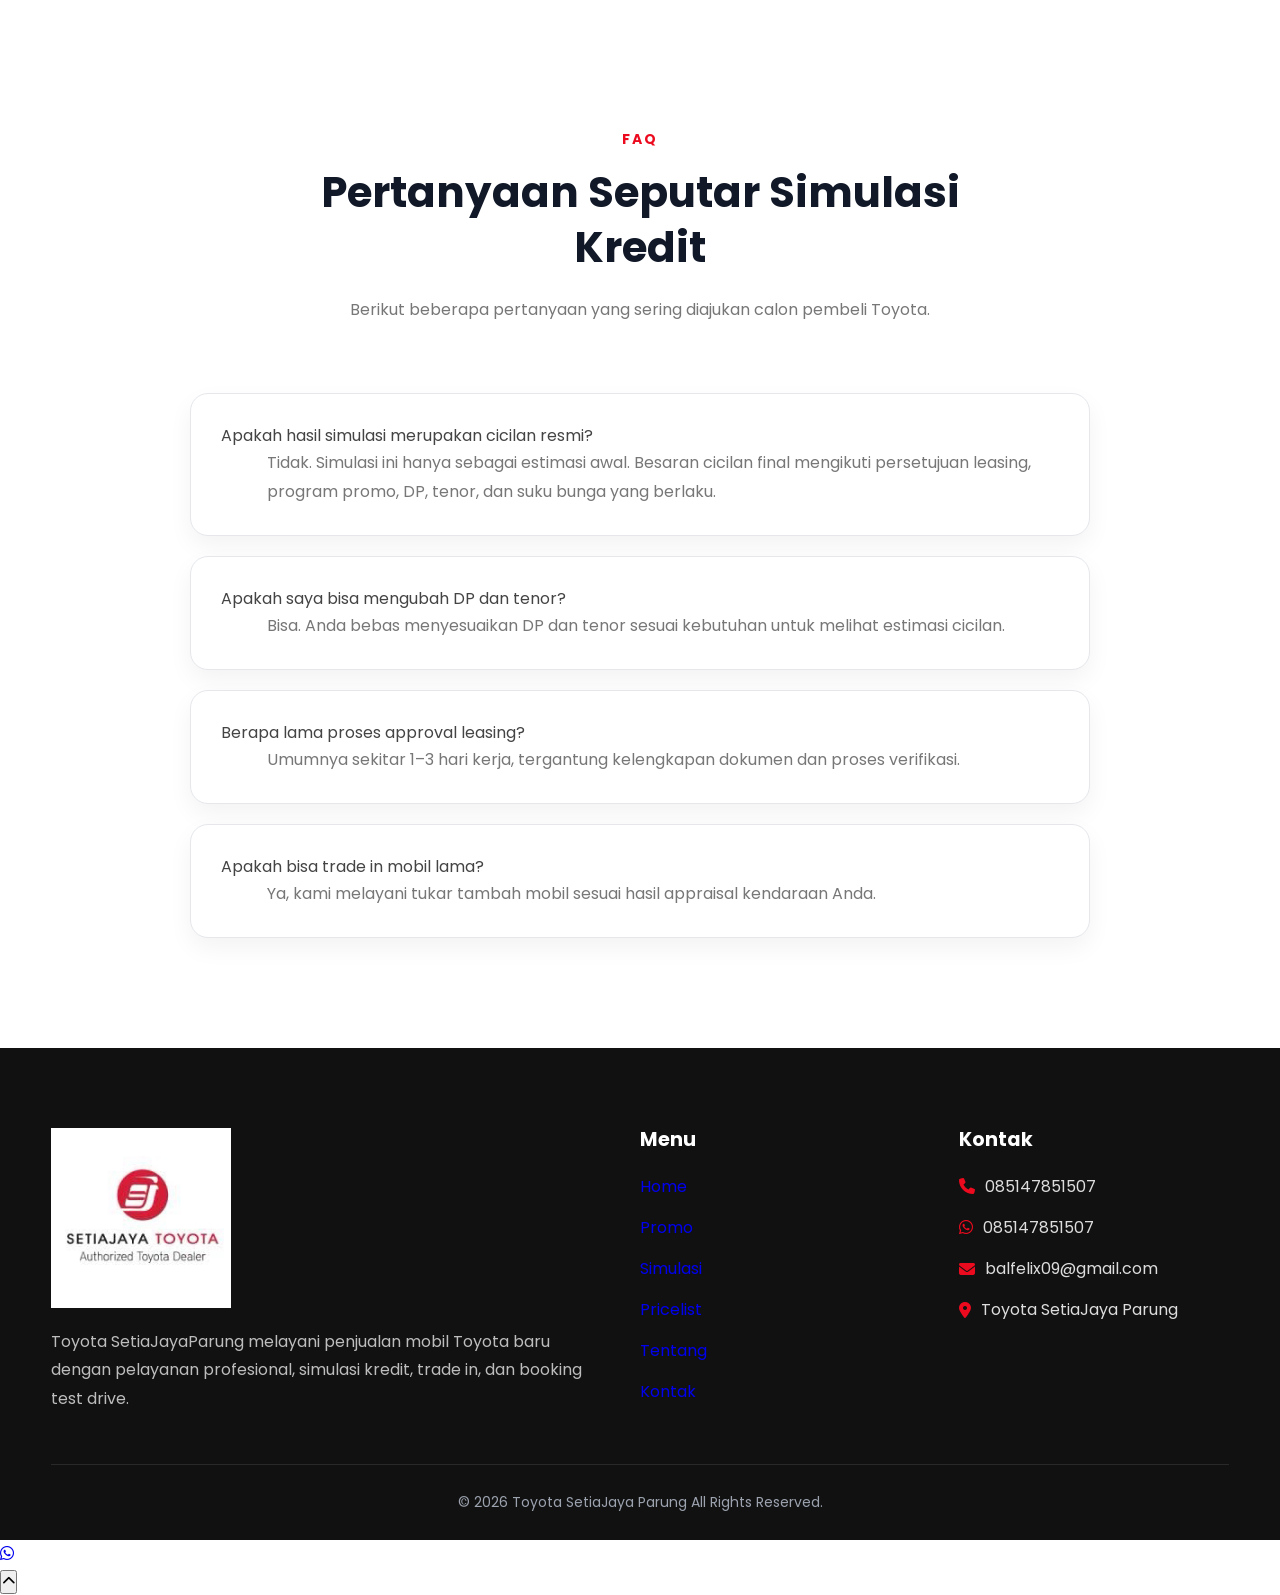
<file: simulasi.html>
<!DOCTYPE html>
<html lang="id">
     
<head>

<meta charset="UTF-8">

<meta name="viewport" content="width=device-width, initial-scale=1.0">

<title>Simulasi Kredit Toyota | Toyota SetiaJaya Parung</title>

<meta name="description"
content="Hitung estimasi DP dan cicilan mobil Toyota dengan simulasi kredit online Toyota SetiaJaya Pamulang">

<meta name="keywords"
content="Simulasi Kredit Toyota, Promo Giass, Promo Terbaru, DEaler Resmi Toyota Parung, DP Toyota, Cicilan Toyota, Kredit Mobil Toyota">

<meta property="og:title"
content="Simulasi Kredit Toyota">

<meta property="og:description"
content="Hitung estimasi cicilan Toyota dengan mudah.">

<meta property="og:image"
content="images/hero.webp">

<meta property="og:type"
content="website">

<link rel="icon" href="favicon.ico">

<link rel="preconnect"
href="https://fonts.googleapis.com">

<link rel="preconnect"
href="https://fonts.gstatic.com"
crossorigin>

<link href="https://fonts.googleapis.com/css2?family=Poppins:wght@300;400;500;600;700;800&display=swap"
rel="stylesheet">

<link rel="stylesheet"
href="https://cdnjs.cloudflare.com/ajax/libs/font-awesome/6.6.0/css/all.min.css">

<link rel="stylesheet"
href="css/style.css">

<link rel="stylesheet"
href="css/responsive.css">

<link rel="stylesheet"
href="css/animation.css">

</head>

<body>

<!-- PRELOADER -->

<div id="preloader">

<div class="loader"></div>

</div>

<!-- HEADER -->

<header class="header">

<div class="container">

<div class="header-wrapper">

<a href="index.html" class="logo">

<img src="images/logo.png"
alt="Ikbal Toyota">

</a>

<nav class="navbar">

<a href="index.html">Home</a>

<a href="promo.html">Promo</a>

<a href="simulasi.html"
class="active">Simulasi</a>

<a href="semua-model.html">Pricelist</a>

<a href="tentang.html">Tentang</a>

<a href="kontak.html">Kontak</a>
     
<a href="Tentang.html">Tentang</a>
     
</nav>

<div class="menu-toggle">

<span></span>
<span></span>
<span></span>

</div>

</div>

</div>

</header>

<!-- HERO -->

<section class="hero">

<div class="container">

<div class="hero-content">

<div class="hero-text fade-left">

<span class="hero-badge">

💳 Simulasi Kredit Toyota

</span>

<h1>

Hitung Estimasi
DP & Cicilan

</h1>

<p>

Pilih tipe Toyota favorit Anda, tentukan DP dan tenor,
kemudian lihat estimasi cicilan sebagai gambaran awal sebelum pengajuan pembiayaan.

</p>

<div class="hero-button">

<a href="#simulasi"

class="btn-primary">

Mulai Simulasi

</a>

<a href="https://wa.me/6285147851507?text=Halo%20Saya%20ingin%20Simulasi%20Kredit%20Toyota"

class="btn-secondary">

<i class="fab fa-whatsapp"></i>

Chat Sales

</a>

</div>

</div>

<div class="hero-image fade-right">

<img src="images/hero.webp"
alt="Simulasi Kredit Toyota">

</div>

</div>

</div>

</section>

<!-- FORM SIMULASI -->

<section id="simulasi">

<div class="container">

<div class="section-title fade-up">

<span>SIMULASI KREDIT</span>

<h2>Hitung Estimasi Kredit Toyota</h2>

<p>

Masukkan pilihan mobil, DP, dan tenor untuk melihat estimasi cicilan bulanan.

</p>

</div>

<div class="simulation-box">
<!-- ==========================
     FORM SIMULASI
========================== -->

<div class="simulation-item fade-left">

    <form id="simulasiForm">

        <div class="form-group">

            <label>Pilih Mobil Toyota</label>

            <select id="mobil" required>

                <option value="Agya">Toyota Agya</option>
                <option value="Calya">Toyota Calya</option>
                <option value="Avanza">Toyota Avanza</option>
                <option value="Veloz">Toyota Veloz</option>
                <option value="Raize">Toyota Raize</option>
                <option value="Rush">Toyota Rush</option>
                <option value="Yaris Cross">Toyota Yaris Cross</option>
                <option value="Innova Reborn">Toyota Innova Reborn</option>
                <option value="Innova Zenix">Toyota Innova Zenix</option>
                <option value="Fortuner">Toyota Fortuner</option>
                <option value="Hilux Rangga">Toyota Hilux Rangga</option>
                <option value="Hiace">Toyota Hiace</option>
                <option value="Alphard">Toyota Alphard</option>
                <option value="Vellfire">Toyota Vellfire</option>
                <option value="Land Cruiser">Toyota Land Cruiser</option>
                 <option value="Hilux Travo">Toyota Hilux Travo</option>
                 <option value="Voxy">Toyota Voxy</option>

            </select>

        </div>

        <div class="form-group">

            <label>Harga OTR</label>

            <input
                type="text"
                id="harga"
                readonly>

        </div>

        <div class="form-group">

            <label>DP (%)</label>

            <input
                type="number"
                id="dp"
                min="20"
                max="90"
                value="20"
                required>

        </div>

        <div class="form-group">

            <label>Tenor</label>

            <select id="tenor">

                <option value="1">1 Tahun</option>
                <option value="2">2 Tahun</option>
                <option value="3">3 Tahun</option>
                <option value="4">4 Tahun</option>
                <option value="5" selected>5 Tahun</option>
                <option value="6">6 Tahun</option>
                <option value="7">7 Tahun</option>

            </select>

        </div>

        <div class="form-group">

            <label>Bunga Flat (%) / Tahun</label>

            <input
               type="number"
               id="bunga"
               value="6.5"
               step="0.1">
          

        </div>

        <button
            type="submit"
            class="btn-primary">

            <i class="fas fa-calculator"></i>

            Hitung Simulasi

        </button>

    </form>

</div>

<!-- ==========================
     HASIL SIMULASI
========================== -->
    <div id="hasil" class="hasil-simulasi"></div>
        <h3>

            Hasil Simulasi Kredit

        </h3>

        <table class="simulation-table">

            <tr>

                <td>Tipe Mobil</td>

                <td>

                    <strong id="hasilMobil"></strong>

                </td>

            </tr>

            <tr>

                <td>Harga OTR</td>

                <td>

                    <strong id="hasilHarga"></strong>

                </td>

            </tr>

            <tr>

                <td>DP</td>

                <td>

                    <strong id="hasilDP"></strong>

                </td>

            </tr>

            <tr>

                <td>Tenor</td>

                <td>

                    <strong id="hasilTenor"></strong>

                </td>

            </tr>

            <tr>

                <td>Bunga</td>

                <td>

                    <strong id="hasilBunga"></strong>

                </td>

            </tr>

            <tr>

                <td>Estimasi Cicilan</td>

                <td>

                    <strong id="hasilCicilan"></strong>

                </td>

            </tr>

        </table>

        <br>

        <button
            id="kirimWA"
            class="btn-primary">

            <i class="fab fa-whatsapp"></i>

            Kirim ke WhatsApp

        </button>

    </div>

</div>

</div>

</div>

</section>
<!-- =========================================
     ESTIMASI DP POPULER
========================================= -->

<section class="pricing">

    <div class="container">

        <div class="section-title fade-up">

            <span>REFERENSI DP</span>

            <h2>Estimasi DP Mulai</h2>

            <p>

                Berikut contoh estimasi uang muka (DP) untuk beberapa model Toyota.
                Nilai dapat berbeda sesuai program promo, wilayah OTR, dan perusahaan pembiayaan.

            </p>

        </div>

        <div class="table-responsive">

            <table class="simulation-table">

                <thead>

                    <tr>

                        <th>Model</th>
                        <th>Harga Mulai</th>
                        <th>DP 20%</th>
                        <th>Tenor</th>

                    </tr>

                </thead>

                <tbody>

                    <tr>

                        <td>Agya</td>

                        <td>Rp201.700.000</td>

                        <td>Rp34.760.000</td>

                        <td>5 Tahun</td>

                    </tr>

                    <tr>

                        <td>Calya</td>

                        <td>Rp194.300.000</td>

                        <td>Rp34.040.000</td>

                        <td>5 Tahun</td>

                    </tr>

                    <tr>

                        <td>Avanza</td>

                        <td>Rp244.200.000</td>

                        <td>Rp48.840.000</td>

                        <td>5 Tahun</td>

                    </tr>

                    <tr>

                        <td>Veloz</td>

                        <td>Rp303.000.000</td>

                        <td>Rp59.440.000</td>

                        <td>5 Tahun</td>

                    </tr>

                    <tr>

                        <td>Raize</td>

                        <td>Rp243.500.000</td>

                        <td>Rp48.700.000</td>

                        <td>5 Tahun</td>

                    </tr>

                    <tr>

                        <td>Rush</td>

                        <td>Rp290.100.000</td>

                        <td>Rp58.020.000</td>

                        <td>5 Tahun</td>

                    </tr>

                    <tr>

                        <td>Yaris Cross</td>

                        <td>Rp359.700.000</td>

                        <td>Rp71.940.000</td>

                        <td>5 Tahun</td>

                    </tr>

                    <tr>

                        <td>Innova Zenix</td>

                        <td>Rp437.700.000</td>

                        <td>Rp87.540.000</td>

                        <td>5 Tahun</td>

                    </tr>

                    <tr>

                        <td>Fortuner</td>

                        <td>Rp583.700.000</td>

                        <td>Rp116.740.000</td>

                        <td>5 Tahun</td>

                    </tr>

                </tbody>

            </table>

        </div>

    </div>

</section>

<!-- =========================================
     INFORMASI KREDIT
========================================= -->

<section class="why-us">

    <div class="container">

        <div class="section-title fade-up">

            <span>KEUNTUNGAN</span>

            <h2>Mengapa Menggunakan Simulasi Kredit?</h2>

        </div>

        <div class="why-grid">

            <div class="why-card fade-up">

                <i class="fas fa-calculator"></i>

                <h3>Perhitungan Cepat</h3>

                <p>

                    Hitung estimasi DP dan cicilan hanya dalam beberapa detik.

                </p>

            </div>

            <div class="why-card fade-up delay-1">

                <i class="fas fa-wallet"></i>

                <h3>Sesuaikan Budget</h3>

                <p>

                    Tentukan DP dan tenor sesuai kemampuan finansial Anda.

                </p>

            </div>

            <div class="why-card fade-up delay-2">

                <i class="fas fa-file-contract"></i>

                <h3>Proses Mudah</h3>

                <p>

                    Tim kami siap membantu proses pengajuan kredit hingga selesai.

                </p>

            </div>

            <div class="why-card fade-up delay-3">

                <i class="fab fa-whatsapp"></i>

                <h3>Konsultasi Gratis</h3>

                <p>

                    Hasil simulasi dapat langsung dikirim melalui WhatsApp untuk konsultasi lebih lanjut.

                </p>

            </div>

        </div>

    </div>

</section>
<!-- =========================================
     CTA KREDIT
========================================= -->

<section class="cta">

    <div class="container">

        <div class="cta-box fade-up">

            <span>PENGAJUAN KREDIT</span>

            <h2>Ajukan Kredit Toyota Sekarang</h2>

            <p>

                Tim Sales Consultant Toyota SetiaJaya Parung siap membantu
                simulasi kredit, pengajuan leasing, hingga proses
                serah terima kendaraan.

            </p>

            <div class="cta-button">

                <a href="https://wa.me/6285147851507?text=Halo%20Saya%20ingin%20mengajukan%20kredit%20Toyota"

                    class="btn-primary">

                    <i class="fab fa-whatsapp"></i>

                    Ajukan Kredit

                </a>

                <a href="promo.html"

                    class="btn-secondary">

                    Lihat Promo

                </a>

            </div>

        </div>

    </div>

</section>

<!-- =========================================
     KEUNGGULAN KREDIT
========================================= -->

<section class="why-us">

    <div class="container">

        <div class="section-title fade-up">

            <span>KEUNGGULAN</span>

            <h2>Kenapa Mengajukan Kredit Bersama Kami?</h2>

        </div>

        <div class="why-grid">

            <div class="why-card fade-up">

                <i class="fas fa-file-signature"></i>

                <h3>Proses Cepat</h3>

                <p>

                    Pengajuan kredit dibantu dari awal
                    hingga approval leasing.

                </p>

            </div>

            <div class="why-card fade-up delay-1">

                <i class="fas fa-percent"></i>

                <h3>Program Promo</h3>

                <p>

                    Informasi promo kredit terbaru,
                    DP ringan, serta program yang sedang berjalan.

                </p>

            </div>

            <div class="why-card fade-up delay-2">

                <i class="fas fa-hand-holding-usd"></i>

                <h3>Konsultasi Gratis</h3>

                <p>

                    Konsultasikan budget, tenor,
                    dan pilihan tipe Toyota tanpa biaya.

                </p>

            </div>

            <div class="why-card fade-up delay-3">

                <i class="fas fa-award"></i>

                <h3>Pelayanan Profesional</h3>

                <p>

                    Pendampingan mulai dari pemilihan unit,
                    proses kredit, hingga kendaraan diterima.

                </p>

            </div>

        </div>

    </div>

</section>

<!-- =========================================
     BANNER PROMO KREDIT
========================================= -->

<section class="promo">

    <div class="container">

        <div class="promo-content">

            <div class="promo-image fade-left">

                <img src="images/promo-banner.webp"

                     alt="Promo Kredit Toyota">

            </div>

            <div class="promo-text fade-right">

                <span>PROMO KREDIT</span>

                <h2>

                    DP Ringan & Simulasi Kredit Gratis

                </h2>

                <p>

                    Hubungi kami untuk mendapatkan
                    simulasi kredit sesuai budget,
                    informasi promo terbaru,
                    serta jadwal test drive Toyota.

                </p>

                <ul class="promo-list">

                    <li>

                        <i class="fas fa-check-circle"></i>

                        Simulasi Kredit Gratis

                    </li>

                    <li>

                        <i class="fas fa-check-circle"></i>

                        Dibantu Pengajuan Leasing

                    </li>

                    <li>

                        <i class="fas fa-check-circle"></i>

                        Trade In Mobil Lama

                    </li>

                    <li>

                        <i class="fas fa-check-circle"></i>

                        Booking Test Drive

                    </li>

                </ul>

                <a href="https://wa.me/6285147851507?text=Halo%20Saya%20ingin%20Simulasi%20Kredit"

                    class="btn-primary">

                    <i class="fab fa-whatsapp"></i>

                    Konsultasi Sekarang

                </a>

            </div>

        </div>

    </div>

</section>

<!-- =========================================
     STATISTIK
========================================= -->

<section class="counter">

    <div class="container">

        <div class="counter-grid">

            <div class="counter-box zoom">

                <h2>14</h2>

                <p>Model Toyota</p>

            </div>

            <div class="counter-box zoom">

                <h2>500+</h2>

                <p>Pelanggan Terlayani</p>

            </div>

            <div class="counter-box zoom">

                <h2>100%</h2>

                <p>Konsultasi Gratis</p>

            </div>

            <div class="counter-box zoom">

                <h2>7</h2>

                <p>Hari Layanan</p>

            </div>

        </div>

    </div>

</section>
<!-- =========================================
     FAQ
========================================= -->

<section class="faq">

    <div class="container">

        <div class="section-title fade-up">

            <span>FAQ</span>

            <h2>Pertanyaan Seputar Simulasi Kredit</h2>

            <p>
                Berikut beberapa pertanyaan yang sering diajukan calon pembeli Toyota.
            </p>

        </div>

        <div class="faq-item">

            <div class="faq-question">
                Apakah hasil simulasi merupakan cicilan resmi?
            </div>

            <div class="faq-answer">
                <p>
                    Tidak. Simulasi ini hanya sebagai estimasi awal.
                    Besaran cicilan final mengikuti persetujuan leasing,
                    program promo, DP, tenor, dan suku bunga yang berlaku.
                </p>
            </div>

        </div>

        <div class="faq-item">

            <div class="faq-question">
                Apakah saya bisa mengubah DP dan tenor?
            </div>

            <div class="faq-answer">
                <p>
                    Bisa. Anda bebas menyesuaikan DP dan tenor
                    sesuai kebutuhan untuk melihat estimasi cicilan.
                </p>
            </div>

        </div>

        <div class="faq-item">

            <div class="faq-question">
                Berapa lama proses approval leasing?
            </div>

            <div class="faq-answer">
                <p>
                    Umumnya sekitar 1–3 hari kerja, tergantung
                    kelengkapan dokumen dan proses verifikasi.
                </p>
            </div>

        </div>

        <div class="faq-item">

            <div class="faq-question">
                Apakah bisa trade in mobil lama?
            </div>

            <div class="faq-answer">
                <p>
                    Ya, kami melayani tukar tambah mobil
                    sesuai hasil appraisal kendaraan Anda.
                </p>
            </div>

        </div>

    </div>

</section>

<!-- =========================================
     FOOTER
========================================= -->

<footer class="footer">

    <div class="container">

        <div class="footer-grid">

            <div class="footer-about">

                <img src="images/setiajaya.png" alt="Setiajaya Toyota" class="footer-logo">

                <p>

                    Toyota SetiaJayaParung melayani penjualan mobil Toyota
                    baru dengan pelayanan profesional,
                    simulasi kredit, trade in,
                    dan booking test drive.

                </p>

            </div>

            <div>

                <h3>Menu</h3>

                <ul>

                    <li><a href="index.html">Home</a></li>
                 
                    <li><a href="promo.html">Promo</a></li>

                    <li><a href="simulasi.html">Simulasi</a></li>

                    <li><a href="semua-model.html">Pricelist</a></li>

                    <li><a href="tentang.html">Tentang</a></li>

                    <li><a href="kontak.html">Kontak</a></li>
                     
                </ul>

            </div>

            <div>

                <h3>Kontak</h3>

                <ul>

                    <li>
                        <i class="fas fa-phone"></i>
                        085147851507
                    </li>

                    <li>
                        <i class="fab fa-whatsapp"></i>
                        085147851507
                    </li>

                    <li>
                        <i class="fas fa-envelope"></i>
                        balfelix09@gmail.com
                    </li>

                    <li>
                        <i class="fas fa-map-marker-alt"></i>
                        Toyota SetiaJaya Parung
                    </li>

                </ul>

            </div>

        </div>

        <div class="copyright">

            © 2026 Toyota SetiaJaya Parung All Rights Reserved.

        </div>

    </div>

</footer>

<!-- =========================================
     FLOATING WHATSAPP
========================================= -->

<div class="floating-action">

    <a href="https://wa.me/6285147851507?text=Halo%20Saya%20ingin%20Simulasi%20Kredit%20Toyota"
       target="_blank"
       aria-label="WhatsApp">

        <i class="fab fa-whatsapp"></i>

    </a>

</div>

<!-- =========================================
     BACK TO TOP
========================================= -->

<button id="backToTop">

    <i class="fas fa-chevron-up"></i>

</button>

<!-- =========================================
     SCRIPT
========================================= -->

<script src="js/script.js"></script>
<script src="js/simulasi.js"></script>

</body>
</html>
</file>
<file: css/style.css>
/*==================================================
 TOYOTA PROMO LANDING PAGE 2026
 Author : Muhamad Ikbal
 Version : 1.0
==================================================*/

/*=========================
GOOGLE FONT
=========================*/

@import url('https://fonts.googleapis.com/css2?family=Poppins:wght@300;400;500;600;700;800&display=swap');

/*=========================
ROOT COLOR
=========================*/

:root{

    --primary:#EB0A1E;
    --primary-dark:#C60018;

    --secondary:#111827;

    --white:#ffffff;
    --black:#000000;

    --text:#444444;
    --text-light:#777777;

    --bg:#ffffff;
    --bg-light:#F7F8FA;

    --border:#E5E7EB;

    --success:#22C55E;

    --radius:18px;
    --radius-sm:12px;

    --shadow:
    0 15px 35px rgba(0,0,0,.08);

    --transition:.35s ease;

}

/*=========================
RESET
=========================*/

*{
    margin:0;
    padding:0;
    box-sizing:border-box;
}

html{

    scroll-behavior:smooth;

}

body{

    font-family:'Poppins',sans-serif;

    color:var(--text);

    background:var(--bg);

    line-height:1.7;

    overflow-x:hidden;

}

/*=========================
TEXT
=========================*/

h1,
h2,
h3,
h4,
h5,
h6{

    color:var(--secondary);

    font-weight:700;

    line-height:1.3;

}

p{

    color:var(--text-light);

}

a{

    text-decoration:none;

    transition:var(--transition);

}

ul{

    list-style:none;

}

img{

    width:100%;

    display:block;

}

button{

    font-family:inherit;

}

/*=========================
CONTAINER
=========================*/

.container{

    width:min(1180px,92%);

    margin:auto;

}

section{

    padding:90px 0;

}

/*=========================
SECTION TITLE
=========================*/

.section-title{

    max-width:760px;

    margin:auto auto 70px;

    text-align:center;

}

.section-title span{

    display:inline-block;

    color:var(--primary);

    font-size:14px;

    font-weight:700;

    letter-spacing:2px;

    text-transform:uppercase;

    margin-bottom:15px;

}

.section-title h2{

    font-size:42px;

    margin-bottom:20px;

}

.section-title p{

    font-size:16px;

}

/*=========================
BUTTON
=========================*/

.btn-primary,

.btn-secondary,

.btn-wa,

.btn-header,

.promo-btn{

    display:inline-flex;

    align-items:center;

    justify-content:center;

    gap:10px;

    padding:15px 32px;

    border-radius:50px;

    font-weight:600;

    transition:var(--transition);

}

.btn-primary,

.btn-wa,

.btn-header,

.promo-btn{

    background:var(--primary);

    color:#fff;

}

.btn-primary:hover,

.btn-wa:hover,

.btn-header:hover,

.promo-btn:hover{

    background:var(--primary-dark);

    transform:translateY(-3px);

}

.btn-secondary{

    border:2px solid var(--primary);

    color:var(--primary);

    background:#fff;

}

.btn-secondary:hover{

    background:var(--primary);

    color:#fff;

}

/*=========================
UTILITY
=========================*/

.text-center{

    text-align:center;

}

.mt-1{

    margin-top:10px;

}

.mt-2{

    margin-top:20px;

}

.mt-3{

    margin-top:30px;

}

.mt-4{

    margin-top:40px;

}

.mt-5{

    margin-top:50px;

}

.mb-1{

    margin-bottom:10px;

}

.mb-2{

    margin-bottom:20px;

}

.mb-3{

    margin-bottom:30px;

}

.mb-4{

    margin-bottom:40px;

}

.mb-5{

    margin-bottom:50px;

}

.rounded{

    border-radius:var(--radius);

}

.shadow{

    box-shadow:var(--shadow);

}

.bg-light{

    background:var(--bg-light);

}

.bg-primary{

    background:var(--primary);

    color:#fff;

}

.w-100{

    width:100%;

}
/*==================================================
HEADER
==================================================*/

.header{

    position:fixed;

    top:0;

    left:0;

    width:100%;

    z-index:9999;

    background:rgba(255,255,255,.96);

    backdrop-filter:blur(12px);

    transition:.35s ease;

    border-bottom:1px solid rgba(0,0,0,.05);

}

.header.scrolled{

    box-shadow:0 12px 35px rgba(0,0,0,.08);

}

.header .container{

    display:flex;

    justify-content:space-between;

    align-items:center;

    height:82px;

}

/*==================================================
LOGO
==================================================*/

.logo{

    display:flex;

    align-items:center;

}

.logo img{

    width:165px;

    transition:.35s;

}

.logo:hover img{

    transform:scale(1.03);

}

/*==================================================
NAVBAR
==================================================*/

.navbar{

    display:flex;

    align-items:center;

    gap:35px;

}

.navbar a{

    position:relative;

    font-size:15px;

    font-weight:600;

    color:var(--secondary);

}

.navbar a::after{

    content:"";

    position:absolute;

    left:0;

    bottom:-8px;

    width:0;

    height:2px;

    background:var(--primary);

    transition:.35s;

}

.navbar a:hover{

    color:var(--primary);

}

.navbar a:hover::after{

    width:100%;

}

/*==================================================
MENU TOGGLE
==================================================*/

.menu-toggle{
    display: flex;
    align-items: center;
    justify-content: center;

    width: 48px;
    height: 48px;

    position: absolute;
    top: 20px;
    right: 20px;

    border-radius: 12px;
    cursor: pointer;

    background: rgba(255,255,255,.1);
    backdrop-filter: blur(10px);

    z-index: 999;
    transition: .3s;
}

}

.menu-toggle i{

    font-size:22px;

    color:var(--secondary);

}

.menu-toggle:hover{

    background:var(--primary);

}

.menu-toggle:hover i{

    color:#fff;

}

/*==================================================
HERO
==================================================*/

.hero{

    position:relative;

    padding-top:160px;

    padding-bottom:90px;

    overflow:hidden;

    background:linear-gradient(
        180deg,
        #ffffff,
        #f8f9fb
    );

}

/* Background Blur */

.hero::before{

    content:"";

    position:absolute;

    width:450px;

    height:450px;

    background:rgba(235,10,30,.08);

    border-radius:50%;

    top:-120px;

    right:-120px;

    filter:blur(50px);

}

/*==================================================
HERO CONTAINER
==================================================*/

.hero-container{

    display:grid;

    grid-template-columns:1fr 1fr;

    align-items:center;

    gap:70px;

    position:relative;

}

/*==================================================
HERO CONTENT
==================================================*/

.hero-tag{

    display:inline-flex;

    align-items:center;

    gap:10px;

    padding:10px 20px;

    border-radius:40px;

    background:#FFE9EC;

    color:var(--primary);

    font-weight:600;

    margin-bottom:25px;

}

.hero-content h1{

    font-size:58px;

    line-height:1.15;

    margin-bottom:20px;

}

.hero-content p{

    font-size:17px;

    margin-bottom:35px;

    max-width:540px;

}

/*==================================================
HERO BUTTON
==================================================*/

.hero-buttons{

    display:flex;

    gap:18px;

    flex-wrap:wrap;

}

/*==================================================
HERO FEATURE
==================================================*/

.hero-feature{

    margin-top:50px;

    display:flex;

    gap:20px;

}

.hero-feature div{

    flex:1;

    background:#fff;

    padding:25px;

    border-radius:18px;

    text-align:center;

    box-shadow:var(--shadow);

    transition:.35s;

}

.hero-feature div:hover{

    transform:translateY(-8px);

}

.hero-feature h3{

    color:var(--primary);

    font-size:30px;

    margin-bottom:8px;

}

.hero-feature span{

    color:var(--text-light);

    font-size:14px;

}

/*==================================================
HERO IMAGE
==================================================*/

.hero-image{

    position:relative;

}

.hero-image img{

    width:100%;

    border-radius:24px;

    box-shadow:
    0 20px 45px rgba(0,0,0,.15);

    transition:.4s;

}

.hero-image:hover img{

    transform:scale(1.02);

}
/*==================================================
PROMO SECTION
==================================================*/

.promo{

    background:#F8F9FB;

    position:relative;

}

.promo::before{

    content:"";

    position:absolute;

    width:300px;

    height:300px;

    background:rgba(235,10,30,.05);

    border-radius:50%;

    top:-120px;

    left:-120px;

    filter:blur(40px);

}

/*==================================================
PROMO BANNER
==================================================*/

.promo-banner{

    display:grid;

    grid-template-columns:1.2fr .8fr;

    gap:40px;

    background:#fff;

    border-radius:24px;

    padding:50px;

    box-shadow:var(--shadow);

    overflow:hidden;

    position:relative;

}

.promo-banner::after{

    content:"";

    position:absolute;

    top:0;

    right:0;

    width:8px;

    height:100%;

    background:var(--primary);

}

/*==================================================
PROMO LEFT
==================================================*/

.promo-left{

    display:flex;

    flex-direction:column;

    justify-content:center;

}

.promo-badge{

    display:inline-block;

    width:max-content;

    background:var(--primary);

    color:#fff;

    padding:10px 18px;

    border-radius:50px;

    font-size:14px;

    font-weight:600;

    margin-bottom:20px;

}

.promo-left h3{

    font-size:36px;

    color:var(--secondary);

    margin-bottom:25px;

    line-height:1.3;

}

.promo-left ul{

    margin-bottom:35px;

}

.promo-left ul li{

    display:flex;

    align-items:center;

    gap:12px;

    margin-bottom:18px;

    font-size:16px;

    color:var(--text);

}

.promo-left ul li i{

    color:var(--primary);

    font-size:18px;

}

/*==================================================
PROMO BUTTON
==================================================*/

.promo-btn{

    width:max-content;

}

/*==================================================
PROMO RIGHT
==================================================*/

.promo-right{

    display:grid;

    grid-template-columns:repeat(2,1fr);

    gap:20px;

}

/*==================================================
PROMO ITEM
==================================================*/

.promo-item{

    background:#fff;

    border:1px solid var(--border);

    border-radius:20px;

    padding:30px 20px;

    text-align:center;

    transition:var(--transition);

    box-shadow:0 8px 25px rgba(0,0,0,.05);

}

.promo-item:hover{

    transform:translateY(-8px);

    border-color:var(--primary);

}

.promo-item i{

    width:70px;

    height:70px;

    margin:auto;

    margin-bottom:18px;

    display:flex;

    align-items:center;

    justify-content:center;

    border-radius:50%;

    background:#FFE9EC;

    color:var(--primary);

    font-size:28px;

}

.promo-item h4{

    font-size:18px;

    color:var(--secondary);

}

/*==================================================
PROMO HOVER
==================================================*/

.promo-item:hover i{

    background:var(--primary);

    color:#fff;

}

.promo-item:hover h4{

    color:var(--primary);

}

/*==================================================
PROMO DECORATION
==================================================*/

.promo-banner::before{

    content:"";

    position:absolute;

    bottom:-60px;

    right:-60px;

    width:180px;

    height:180px;

    border-radius:50%;

    background:rgba(235,10,30,.05);

}
/*==================================================
PILIHAN MOBIL
==================================================*/

.mobil{

    background:#ffffff;

    position:relative;

}

.mobil::before{

    content:"";

    position:absolute;

    width:350px;

    height:350px;

    background:rgba(235,10,30,.04);

    border-radius:50%;

    right:-150px;

    top:-120px;

    filter:blur(50px);

}

/*==================================================
GRID MOBIL
==================================================*/

.mobil-grid{

    display:grid;

    grid-template-columns:repeat(auto-fit,minmax(320px,1fr));

    gap:30px;

}

/*==================================================
CARD MOBIL
==================================================*/

.mobil-card{

    background:#fff;

    border-radius:22px;

    overflow:hidden;

    box-shadow:0 15px 40px rgba(0,0,0,.08);

    transition:.35s ease;

    position:relative;

    border:1px solid #eee;

}

.mobil-card:hover{

    transform:translateY(-10px);

    box-shadow:0 20px 50px rgba(0,0,0,.12);

}

/*==================================================
IMAGE
==================================================*/

.mobil-card img{

    width:100%;

    height:220px;

    object-fit:cover;

    transition:.4s;

}

.mobil-card:hover img{

    transform:scale(1.06);

}

/*==================================================
CONTENT
==================================================*/

.mobil-card h3{

    font-size:24px;

    color:var(--secondary);

    margin:25px 25px 10px;

}

.mobil-card p{

    margin:0 25px;

    color:var(--text-light);

}

.harga{

    color:var(--primary);

    font-size:24px;

    font-weight:700;

    margin:22px 25px 10px;

}

.dp{

    color:#22C55E !important;

    font-weight:600;

    margin-bottom:25px !important;

}

/*==================================================
BUTTON
==================================================*/

.btn-wa{

    margin:0 25px 25px;

    width:calc(100% - 50px);

}

.btn-wa i{

    font-size:18px;

}

/*==================================================
LABEL
==================================================*/

.mobil-card::before{

    content:"PROMO";

    position:absolute;

    top:18px;

    left:18px;

    background:var(--primary);

    color:#fff;

    font-size:12px;

    font-weight:700;

    padding:7px 14px;

    border-radius:30px;

    letter-spacing:1px;

    z-index:2;

}

/*==================================================
BOTTOM BORDER
==================================================*/

.mobil-card::after{

    content:"";

    position:absolute;

    left:0;

    bottom:0;

    width:100%;

    height:5px;

    background:linear-gradient(
        90deg,
        var(--primary),
        #ff5a5a
    );

    transform:scaleX(0);

    transition:.35s;

}

.mobil-card:hover::after{

    transform:scaleX(1);

}

/*==================================================
TEXT EFFECT
==================================================*/

.mobil-card:hover h3{

    color:var(--primary);

}

.mobil-card:hover .harga{

    transform:scale(1.03);

}

.harga{

    transition:.3s;

}

/*==================================================
CARD SPACING
==================================================*/

.mobil-card .btn-wa{

    justify-content:center;

}
/*==================================================
WHY US
==================================================*/

.why-us{

    background:var(--bg-light);

    position:relative;

    overflow:hidden;

}

.why-us::before{

    content:"";

    position:absolute;

    width:380px;

    height:380px;

    border-radius:50%;

    background:rgba(235,10,30,.05);

    left:-180px;

    bottom:-180px;

}

/*==================================================
COUNTER
==================================================*/

.why-counter{

    display:grid;

    grid-template-columns:repeat(4,1fr);

    gap:25px;

    margin-bottom:70px;

}

.counter-box{

    background:#fff;

    padding:35px 25px;

    border-radius:20px;

    text-align:center;

    box-shadow:var(--shadow);

    border:1px solid #eee;

    transition:var(--transition);

}

.counter-box:hover{

    transform:translateY(-8px);

    border-color:var(--primary);

}

.counter-box h3{

    font-size:42px;

    color:var(--primary);

    margin-bottom:10px;

}

.counter-box p{

    color:var(--text-light);

    font-size:15px;

}

/*==================================================
WHY GRID
==================================================*/

.why-grid{

    display:grid;

    grid-template-columns:repeat(3,1fr);

    gap:30px;

}

/*==================================================
WHY CARD
==================================================*/

.why-card{

    background:#fff;

    border-radius:22px;

    padding:35px;

    text-align:center;

    border:1px solid #eee;

    box-shadow:0 10px 35px rgba(0,0,0,.05);

    transition:var(--transition);

    position:relative;

    overflow:hidden;

}

.why-card:hover{

    transform:translateY(-10px);

    border-color:var(--primary);

}

/*==================================================
ICON
==================================================*/

.why-icon{

    width:80px;

    height:80px;

    margin:auto;

    margin-bottom:25px;

    display:flex;

    align-items:center;

    justify-content:center;

    border-radius:50%;

    background:#FFE9EC;

    transition:.35s;

}

.why-icon i{

    font-size:32px;

    color:var(--primary);

}

.why-card:hover .why-icon{

    background:var(--primary);

}

.why-card:hover .why-icon i{

    color:#fff;

}

/*==================================================
TEXT
==================================================*/

.why-card h3{

    font-size:24px;

    margin-bottom:15px;

}

.why-card p{

    font-size:15px;

    color:var(--text-light);

}

/*==================================================
HOVER LINE
==================================================*/

.why-card::after{

    content:"";

    position:absolute;

    left:0;

    bottom:0;

    width:100%;

    height:5px;

    background:var(--primary);

    transform:scaleX(0);

    transition:.35s;

}

.why-card:hover::after{

    transform:scaleX(1);

}

/*==================================================
CTA
==================================================*/

.why-cta{

    margin-top:80px;

    background:linear-gradient(135deg,
    var(--primary),
    #C60018);

    border-radius:28px;

    padding:70px 50px;

    text-align:center;

    color:#fff;

    position:relative;

    overflow:hidden;

}

.why-cta::before{

    content:"";

    position:absolute;

    width:280px;

    height:280px;

    border-radius:50%;

    background:rgba(255,255,255,.08);

    right:-120px;

    top:-120px;

}

.why-cta h3{

    color:#fff;

    font-size:38px;

    margin-bottom:20px;

}

.why-cta p{

    color:rgba(255,255,255,.9);

    max-width:700px;

    margin:0 auto 35px;

    font-size:17px;

}

.why-cta .btn-primary{

    background:#fff;

    color:var(--primary);

    font-weight:700;

}

.why-cta .btn-primary:hover{

    background:#111;

    color:#fff;

}
/*==================================================
CTA SECTION
==================================================*/

.cta{

    position:relative;

    overflow:hidden;

    background:linear-gradient(135deg,#EB0A1E,#C60018);

    padding:100px 0;

    text-align:center;

}

.cta::before{

    content:"";

    position:absolute;

    width:450px;

    height:450px;

    border-radius:50%;

    background:rgba(255,255,255,.08);

    left:-180px;

    top:-180px;

}

.cta::after{

    content:"";

    position:absolute;

    width:300px;

    height:300px;

    border-radius:50%;

    background:rgba(255,255,255,.06);

    right:-120px;

    bottom:-120px;

}

.cta .container{

    position:relative;

    z-index:2;

}

.cta h2{

    color:#fff;

    font-size:48px;

    font-weight:700;

    margin-bottom:20px;

}

.cta p{

    max-width:700px;

    margin:0 auto 40px;

    color:rgba(255,255,255,.9);

    font-size:18px;

    line-height:1.8;

}

/*==================================
CTA BUTTON
==================================*/

.cta-button{

    display:flex;

    justify-content:center;

    align-items:center;

    gap:20px;

    flex-wrap:wrap;

}

.cta .btn-primary{

    background:#fff;

    color:var(--primary);

    min-width:220px;

    font-weight:700;

    box-shadow:0 15px 35px rgba(0,0,0,.15);

}

.cta .btn-primary:hover{

    background:#111827;

    color:#fff;

    transform:translateY(-5px);

}

.cta .btn-secondary{

    background:transparent;

    border:2px solid #fff;

    color:#fff;

    min-width:220px;

}

.cta .btn-secondary:hover{

    background:#fff;

    color:var(--primary);

    transform:translateY(-5px);

}

/*==================================
ICON BUTTON
==================================*/

.cta-button i{

    font-size:18px;

}

/*==================================
HOVER EFFECT
==================================*/

.cta .btn-primary,
.cta .btn-secondary{

    transition:all .35s ease;

}

/*==================================
CTA ANIMATION READY
==================================*/

.cta h2,
.cta p,
.cta-button{

    position:relative;

    z-index:2;

}
/*==================================================
TESTIMONI
==================================================*/

.testimoni{

    background:var(--bg-light);

    position:relative;

    overflow:hidden;

}

.testimoni::before{

    content:"";

    position:absolute;

    width:350px;

    height:350px;

    border-radius:50%;

    background:rgba(235,10,30,.05);

    top:-150px;

    right:-150px;

}

.testimoni-grid{

    display:grid;

    grid-template-columns:repeat(3,1fr);

    gap:30px;

}

.testimoni-card{

    background:#fff;

    border-radius:22px;

    padding:35px;

    text-align:center;

    border:1px solid var(--border);

    box-shadow:0 12px 30px rgba(0,0,0,.06);

    transition:var(--transition);

    position:relative;

    overflow:hidden;

}

.testimoni-card:hover{

    transform:translateY(-10px);

    box-shadow:0 18px 45px rgba(0,0,0,.10);

    border-color:var(--primary);

}

/*=====================
AVATAR
=====================*/

.avatar{

    width:90px;

    height:90px;

    margin:auto;

    margin-bottom:20px;

    border-radius:50%;

    background:#FFE9EC;

    display:flex;

    align-items:center;

    justify-content:center;

}

.avatar i{

    font-size:40px;

    color:var(--primary);

}

/*=====================
RATING
=====================*/

.rating{

    color:#FFC107;

    font-size:22px;

    letter-spacing:3px;

    margin-bottom:18px;

}

/*=====================
TEXT
=====================*/

.testimoni-card p{

    font-size:15px;

    line-height:1.8;

    color:var(--text-light);

    margin-bottom:25px;

}

.testimoni-card h3{

    color:var(--secondary);

    font-size:22px;

    margin-bottom:5px;

}

.testimoni-card span{

    color:var(--primary);

    font-size:14px;

    font-weight:600;

}

/*=====================
QUOTE ICON
=====================*/

.testimoni-card::before{

    content:"❝";

    position:absolute;

    top:18px;

    right:20px;

    font-size:70px;

    color:rgba(235,10,30,.08);

    font-family:serif;

}

/*=====================
BOTTOM EFFECT
=====================*/

.testimoni-card::after{

    content:"";

    position:absolute;

    left:0;

    bottom:0;

    width:100%;

    height:5px;

    background:var(--primary);

    transform:scaleX(0);

    transition:.35s;

}

.testimoni-card:hover::after{

    transform:scaleX(1);

}

/*=====================
HOVER AVATAR
=====================*/

.testimoni-card:hover .avatar{

    background:var(--primary);

}

.testimoni-card:hover .avatar i{

    color:#fff;

}
/*==================================================
FAQ
==================================================*/

.faq{

    background:#fff;

    position:relative;

}

.faq .container{

    max-width:900px;

}

.faq-item{

    background:#fff;

    border:1px solid var(--border);

    border-radius:18px;

    padding:28px 30px;

    margin-bottom:20px;

    box-shadow:0 10px 25px rgba(0,0,0,.05);

    transition:var(--transition);

}

.faq-item:hover{

    border-color:var(--primary);

    transform:translateY(-4px);

}

.faq-item h3{

    color:var(--secondary);

    font-size:22px;

    margin-bottom:12px;

    display:flex;

    align-items:center;

    gap:12px;

}

.faq-item h3::before{

    content:"+";

    width:34px;

    height:34px;

    border-radius:50%;

    background:var(--primary);

    color:#fff;

    display:flex;

    align-items:center;

    justify-content:center;

    font-size:18px;

    font-weight:700;

}

.faq-item p{

    color:var(--text-light);

    line-height:1.8;

    margin-left:46px;

}

/*==================================================
FORM WHATSAPP
==================================================*/

.wa-form{

    background:var(--bg-light);

    position:relative;

    overflow:hidden;

}

.wa-form::before{

    content:"";

    position:absolute;

    width:350px;

    height:350px;

    border-radius:50%;

    background:rgba(235,10,30,.05);

    right:-150px;

    bottom:-150px;

}

#waForm{

    max-width:700px;

    margin:auto;

    background:#fff;

    padding:45px;

    border-radius:24px;

    box-shadow:var(--shadow);

    position:relative;

    z-index:2;

}

/*=====================
INPUT
=====================*/

#waForm input,
#waForm select,
#waForm textarea{

    width:100%;

    border:1px solid var(--border);

    border-radius:14px;

    padding:16px 18px;

    font-size:15px;

    font-family:inherit;

    margin-bottom:20px;

    transition:var(--transition);

    background:#fff;

}

#waForm textarea{

    min-height:160px;

    resize:vertical;

}

#waForm input:focus,
#waForm select:focus,
#waForm textarea:focus{

    outline:none;

    border-color:var(--primary);

    box-shadow:0 0 0 4px rgba(235,10,30,.12);

}

/*=====================
PLACEHOLDER
=====================*/

#waForm input::placeholder,
#waForm textarea::placeholder{

    color:#999;

}

/*=====================
BUTTON
=====================*/

#waForm button{

    width:100%;

    border:none;

    cursor:pointer;

    background:var(--primary);

    color:#fff;

    font-size:17px;

    font-weight:600;

    padding:18px;

    border-radius:50px;

    transition:var(--transition);

}

#waForm button:hover{

    background:var(--primary-dark);

    transform:translateY(-3px);

    box-shadow:0 15px 30px rgba(235,10,30,.25);

}
/*==================================================
CONTACT
==================================================*/

.contact{

    background:#fff;

    position:relative;

    overflow:hidden;

}

.contact::before{

    content:"";

    position:absolute;

    width:380px;

    height:380px;

    border-radius:50%;

    background:rgba(235,10,30,.05);

    left:-180px;

    top:-180px;

}

.foto-sales{

    width:180px;

    height:180px;

    object-fit:cover;

    border-radius:50%;

    margin:25px auto;

    border:6px solid #fff;

    box-shadow:0 15px 35px rgba(0,0,0,.15);

}

/*==================================================
CONTACT GRID
==================================================*/

.contact-grid{

    margin-top:50px;

    display:grid;

    grid-template-columns:repeat(3,1fr);

    gap:30px;

}

.contact-card{

    background:#fff;

    padding:35px;

    text-align:center;

    border-radius:20px;

    border:1px solid var(--border);

    box-shadow:0 12px 30px rgba(0,0,0,.05);

    transition:var(--transition);

}

.contact-card:hover{

    transform:translateY(-10px);

    border-color:var(--primary);

}

.contact-card i{

    font-size:45px;

    color:var(--primary);

    margin-bottom:20px;

}

.contact-card h3{

    font-size:24px;

    margin-bottom:10px;

}

.contact-card p{

    color:var(--text-light);

    margin-bottom:20px;

}

.contact-card a{

    display:inline-block;

    background:var(--primary);

    color:#fff;

    padding:12px 26px;

    border-radius:40px;

    font-weight:600;

    transition:var(--transition);

}

.contact-card a:hover{

    background:var(--primary-dark);

}

/* ===========================
   FOOTER
=========================== */

.footer{

    background:#111;

    color:#ddd;

    padding:80px 0 25px;

}

.footer-grid{

    display:grid;

    grid-template-columns:2fr 1fr 1fr;

    gap:50px;

    margin-bottom:50px;

}

.footer-about img{

    width:180px;

    margin-bottom:20px;

}

.footer-about p{

    color:#bdbdbd;

    line-height:1.8;

}

.footer h3{

    color:#fff;

    margin-bottom:20px;

    font-size:1.2rem;

}

.footer ul{

    display:grid;

    gap:14px;

}

.footer ul li{

    display:flex;

    align-items:center;

    gap:10px;

}

.footer ul li i{

    color:var(--primary);

}

.footer ul li a{

    transition:.3s;

}

.footer ul li a:hover{

    color:var(--primary);

    padding-left:6px;

}

.copyright{

    border-top:1px solid rgba(255,255,255,.08);

    padding-top:25px;

    text-align:center;

    color:#999;

    font-size:.95rem;

}

/*==================================================
SOCIAL
==================================================*/

.footer-social{

    display:flex;

    justify-content:center;

    gap:20px;

    margin:35px 0;

}

.footer-social a{

    width:52px;

    height:52px;

    border-radius:50%;

    display:flex;

    align-items:center;

    justify-content:center;

    background:rgba(255,255,255,.08);

    color:#fff;

    font-size:20px;

    transition:var(--transition);

}

.footer-social a:hover{

    background:var(--primary);

    transform:translateY(-6px);

}

/*==================================================
COPYRIGHT
==================================================*/

.copyright{

    margin-top:20px;

    border-top:1px solid rgba(255,255,255,.1);

    padding-top:25px;

    font-size:14px;

    line-height:1.8;

    color:#9CA3AF;

}
/*==================================================
PART 10
FINAL POLISH
==================================================*/

/*=========================
FLOATING SOCIAL
=========================*/

.floating-social{

    position:fixed;

    right:20px;

    bottom:25px;

    display:flex;

    flex-direction:column;

    gap:15px;

    z-index:999;

}

.floating-social a{

    width:58px;

    height:58px;

    border-radius:50%;

    display:flex;

    align-items:center;

    justify-content:center;

    color:#fff;

    font-size:24px;

    text-decoration:none;

    box-shadow:0 10px 30px rgba(0,0,0,.18);

    transition:var(--transition);

}

.floating-social a:hover{

    transform:translateY(-6px) scale(1.08);

}

.floating-social .wa{

    background:#25D366;

}

.floating-social .call{

    background:#2563EB;

}

.floating-social .ig{

    background:linear-gradient(
        135deg,
        #833AB4,
        #FD1D1D,
        #FCAF45
    );

}

.floating-social .tiktok{

    background:#111827;

}

/*=========================
SCROLLBAR
=========================*/

::-webkit-scrollbar{

    width:10px;

}

::-webkit-scrollbar-track{

    background:#f3f4f6;

}

::-webkit-scrollbar-thumb{

    background:var(--primary);

    border-radius:20px;

}

::-webkit-scrollbar-thumb:hover{

    background:var(--primary-dark);

}

/*=========================
TEXT SELECTION
=========================*/

::selection{

    background:var(--primary);

    color:#fff;

}

/*=========================
FOCUS
=========================*/

a:focus,
button:focus,
input:focus,
select:focus,
textarea:focus{

    outline:none;

}

/*=========================
IMAGE
=========================*/

img{

    max-width:100%;

    height:auto;

}

/*=========================
SMOOTH TRANSITION
=========================*/

a,
button,
input,
textarea,
select,
.mobil-card,
.why-card,
.testimoni-card,
.contact-card,
.promo-item{

    transition:all .35s ease;

}

/*=========================
LOADING
=========================*/

body{

    animation:pageFade .8s ease;

}

@keyframes pageFade{

    from{

        opacity:0;

    }

    to{

        opacity:1;

    }

}

/*=========================
UTILITY
=========================*/

.text-primary{

    color:var(--primary);

}

.text-white{

    color:#fff;

}

.d-flex{

    display:flex;

}

.align-center{

    align-items:center;

}

.justify-center{

    justify-content:center;

}

.gap-10{

    gap:10px;

}

.gap-20{

    gap:20px;

}

.radius{

    border-radius:var(--radius);

}

.shadow-lg{

    box-shadow:0 18px 45px rgba(0,0,0,.12);

}

/*=========================
SECTION SPACING
=========================*/

section{

    position:relative;

}

section:last-child{

    margin-bottom:0;

}

/*=========================
BUTTON ACTIVE
=========================*/

.btn-primary:active,
.btn-secondary:active,
.btn-wa:active,
.btn-header:active,
.promo-btn:active{

    transform:scale(.96);

}

/*=========================
CARD HOVER
=========================*/

.mobil-card:hover,
.why-card:hover,
.testimoni-card:hover,
.contact-card:hover,
.promo-item:hover{

    cursor:pointer;

}

/*=========================
END STYLE.CSS
=========================*/
.hero{
    min-height:100vh;
    display:flex;
    align-items:center;
    justify-content:space-between;
    gap:60px;
    padding:120px 8%;
    background:linear-gradient(135deg,#111827,#1f2937);
    color:#fff;
}

.hero-content{
    flex:1;
}

.hero-badge{
    display:inline-block;
    background:#EB0A1E;
    color:#fff;
    padding:10px 18px;
    border-radius:30px;
    font-size:14px;
    margin-bottom:25px;
}

.hero h1{
    font-size:60px;
    font-weight:800;
    line-height:1.2;
    margin-bottom:20px;
}

.hero h1 span{
    color:#EB0A1E;
}

.hero p{
    font-size:18px;
    color:#ddd;
    max-width:550px;
    line-height:1.8;
}

.hero-rating{
    display:flex;
    gap:30px;
    margin:35px 0;
}

.hero-rating div{
    display:flex;
    flex-direction:column;
    font-weight:700;
}

.hero-rating span{
    color:#aaa;
    font-size:14px;
}

.hero-button{
    display:flex;
    gap:20px;
    flex-wrap:wrap;
}

.btn-primary{
    background:#EB0A1E;
    color:#fff;
    padding:16px 35px;
    border-radius:50px;
    text-decoration:none;
    font-weight:700;
}

.btn-primary:hover{
    transform:translateY(-4px);
}

.btn-secondary{
    border:2px solid #fff;
    color:#fff;
    padding:16px 35px;
    border-radius:50px;
    text-decoration:none;
}

.hero-image{
    flex:1;
    text-align:center;
}

.hero-image img{
    width:100%;
    max-width:650px;
    animation:float 4s ease infinite;
}
/* ==========================
   HERO FULL SCREEN
========================== */

.hero{
    position: relative;
    min-height: 100vh;
    display: flex;
    align-items: center;
    overflow: hidden;

    background:
    linear-gradient(rgba(0,0,0,.55),rgba(0,0,0,.55)),
    url("../images/hero-bg.webp");

    background-size: cover;
    background-position: center;
    background-repeat: no-repeat;
}

.hero-container{
    width:100%;
    display:flex;
    align-items:center;
    justify-content:space-between;
    gap:60px;
}

.hero-content{
    max-width:650px;
    color:#fff;
    z-index:2;
}

.hero-tag{
    display:inline-block;
    padding:8px 18px;
    background:#EB0A1E;
    color:#fff;
    border-radius:30px;
    font-weight:600;
    margin-bottom:20px;
}

.hero h1{
    font-size:58px;
    line-height:1.2;
    font-weight:800;
    margin-bottom:20px;
}

.hero p{
    font-size:20px;
    line-height:1.8;
    opacity:.95;
    margin-bottom:35px;
}

.hero-buttons{
    display:flex;
    gap:18px;
    flex-wrap:wrap;
}
/*=================================
PREMIUM HERO
==================================*/

.hero{

position:relative;

min-height:100vh;

display:flex;

align-items:center;

background:url("../images/hero-bg.webp") center center/cover no-repeat;

overflow:hidden;

}

.hero-overlay{

position:absolute;

inset:0;

background:linear-gradient(

90deg,

rgba(0,0,0,.75),

rgba(0,0,0,.45),

rgba(0,0,0,.2)

);

}

.hero-container{

position:relative;

z-index:2;

display:flex;

align-items:center;

justify-content:space-between;

gap:60px;

}

.hero-content{

max-width:620px;

color:#fff;

}

.hero-tag{

display:inline-block;

padding:8px 18px;

background:#EB0A1E;

border-radius:50px;

font-size:14px;

font-weight:600;

letter-spacing:1px;

margin-bottom:20px;

}

.hero h1{

font-size:64px;

font-weight:800;

line-height:1.1;

margin-bottom:25px;

}

.hero p{

font-size:20px;

line-height:1.8;

opacity:.9;

margin-bottom:40px;

}

.hero-buttons{

display:flex;

gap:18px;

margin-bottom:50px;

}

.hero-image img{

width:700px;

max-width:100%;

animation:floatCar 4s ease-in-out infinite;

}

.hero-info{

display:flex;

gap:20px;

flex-wrap:wrap;

}

.info-box{

background:rgba(255,255,255,.12);

backdrop-filter:blur(12px);

padding:20px;

border-radius:16px;

min-width:120px;

text-align:center;

}

.info-box h3{

font-size:28px;

color:#fff;

margin-bottom:5px;

}

.info-box span{

color:#ddd;

font-size:14px;

}

@keyframes floatCar{

0%{transform:translateY(0);}

50%{transform:translateY(-10px);}

100%{transform:translateY(0);}

}
/*==================================
PREMIUM NAVBAR
===================================*/

.header{

position:fixed;

top:0;

left:0;

width:100%;

z-index:999;

padding:18px 0;

transition:.4s;

}

.header.scrolled{

background:rgba(255,255,255,.95);

backdrop-filter:blur(18px);

box-shadow:0 8px 25px rgba(0,0,0,.08);

}

.navbar{

display:flex;

align-items:center;

justify-content:space-between;

}

.logo img{

height:55px;

display:block;

}

.nav-menu{

display:flex;

gap:35px;

align-items:center;

}

.nav-menu a{

color:#fff;

font-weight:600;

transition:.3s;

text-decoration:none;

}

.header.scrolled .nav-menu a{

color:#222;

}

.nav-menu a:hover{

color:#EB0A1E;

}

.header-action{

display:flex;

align-items:center;

gap:20px;

}

.btn-header{

background:#EB0A1E;

color:#fff;

padding:12px 26px;

border-radius:40px;

font-weight:600;

text-decoration:none;

transition:.3s;

}

.btn-header:hover{

transform:translateY(-3px);

}

.menu-toggle{

display:none;

width:48px;

height:48px;

border-radius:14px;

background:rgba(255,255,255,.15);

backdrop-filter:blur(10px);

cursor:pointer;

display:flex;

align-items:center;

justify-content:center;

color:#fff;

font-size:22px;

transition:.3s;

}

.header.scrolled .menu-toggle{

background:#f5f5f5;

color:#111;

}
/*====================================
FULL SCREEN MOBILE MENU
====================================*/

.mobile-nav{

position:fixed;

top:0;

right:-100%;

width:100%;

height:100vh;

background:#111;

z-index:9999;

transition:.45s ease;

display:flex;

align-items:center;

justify-content:center;

}

.mobile-nav.active{

right:0;

}

.mobile-nav-content{

display:flex;

flex-direction:column;

align-items:center;

gap:28px;

}

.mobile-nav-content a{

font-size:28px;

font-weight:700;

text-decoration:none;

color:#fff;

transition:.3s;

}

.mobile-nav-content a:hover{

color:#EB0A1E;

}

.mobile-close{

position:absolute;

top:25px;

right:25px;

font-size:32px;

cursor:pointer;

color:#fff;

}

.mobile-wa{

margin-top:30px;

background:#EB0A1E;

padding:16px 34px;

border-radius:50px;

font-size:18px;

}
</file>
<file: css/responsive.css>
/*==================================================
RESPONSIVE.CSS
Toyota Landing Page 2026
==================================================*/

/*==================================
1200px
==================================*/

@media(max-width:1200px){

.container{

    width:95%;

}

.hero-content h1{

    font-size:50px;

}

.section-title h2{

    font-size:38px;

}

}

/*==================================
992px
==================================*/

@media(max-width:992px){

.header .container{

    height:75px;

}

.navbar{

    position:fixed;

    top:75px;

    left:-100%;

    width:280px;

    height:100vh;

    background:#fff;

    display:flex;

    flex-direction:column;

    align-items:flex-start;

    padding:40px 30px;

    gap:25px;

    box-shadow:0 15px 40px rgba(0,0,0,.08);

    transition:.35s;

}

.navbar.active{

    left:0;

}

.menu-toggle{

    display:flex;

}

.btn-header{

    display:none;

}

.hero-container{

    grid-template-columns:1fr;

    gap:50px;

    text-align:center;

}

.hero-content p{

    margin:auto auto 30px;

}

.hero-buttons{

    justify-content:center;

}

.hero-feature{

    justify-content:center;

}

.hero-image{

    max-width:650px;

    margin:auto;

}

.promo-banner{

    grid-template-columns:1fr;

}

.promo-right{

    grid-template-columns:repeat(3,1fr);

}

.mobil-grid{

    grid-template-columns:repeat(2,1fr);

}

.why-counter{

    grid-template-columns:repeat(2,1fr);

}

.why-grid{

    grid-template-columns:repeat(2,1fr);

}

.testimoni-grid{

    grid-template-columns:repeat(2,1fr);

}

.contact-grid{

    grid-template-columns:repeat(2,1fr);

}

}

/*==================================
768px
==================================*/

@media(max-width:768px){

section{

    padding:70px 0;

}

.hero{

    padding-top:130px;

}

.hero-content h1{

    font-size:40px;

}

.hero-content p{

    font-size:15px;

}

.section-title h2{

    font-size:32px;

}

.hero-feature{

    flex-direction:column;

}

.promo-banner{

    padding:30px;

}

.promo-left h3{

    font-size:30px;

}

.promo-right{

    grid-template-columns:repeat(2,1fr);

}

.mobil-grid{

    grid-template-columns:1fr;

}

.why-counter{

    grid-template-columns:1fr;

}

.why-grid{

    grid-template-columns:1fr;

}

.why-cta{

    padding:45px 25px;

}

.why-cta h3{

    font-size:30px;

}

.cta h2{

    font-size:36px;

}

.cta-button{

    flex-direction:column;

}

.testimoni-grid{

    grid-template-columns:1fr;

}

#waForm{

    padding:30px;

}

.contact-grid{

    grid-template-columns:1fr;

}

.footer-social{

    gap:15px;

}

}

/*==================================
576px
==================================*/

@media(max-width:576px){

.logo img{

    width:135px;

}

.hero-content h1{

    font-size:33px;

}

.hero-tag{

    font-size:13px;

}

.hero-buttons{

    flex-direction:column;

}

.hero-buttons a{

    width:100%;

}

.hero-feature div{

    padding:18px;

}

.section-title{

    margin-bottom:45px;

}

.section-title h2{

    font-size:28px;

}

.section-title p{

    font-size:14px;

}

.promo-left h3{

    font-size:25px;

}

.promo-item{

    padding:25px 15px;

}

.promo-item i{

    width:60px;

    height:60px;

    font-size:24px;

}

.mobil-card img{

    height:210px;

}

.mobil-card h3{

    font-size:22px;

}

.harga{

    font-size:22px;

}

.counter-box h3{

    font-size:34px;

}

.why-card{

    padding:28px 22px;

}

.why-icon{

    width:70px;

    height:70px;

}

.why-icon i{

    font-size:28px;

}

.cta{

    padding:70px 0;

}

.cta h2{

    font-size:30px;

}

.cta p{

    font-size:15px;

}

.avatar{

    width:75px;

    height:75px;

}

.avatar i{

    font-size:30px;

}

.testimoni-card{

    padding:28px;

}

.faq-item{

    padding:22px;

}

.faq-item h3{

    font-size:18px;

}

#waForm{

    padding:25px;

}

#waForm button{

    width:100%;

}

.foto-sales{

    width:150px;

    height:150px;

}

.contact-card{

    padding:30px 20px;

}

.footer{

    padding:60px 0 30px;

}

.footer-logo{

    width:140px;

}

.footer-social a{

    width:45px;

    height:45px;

}

}

/*==================================
400px
==================================*/

@media(max-width:400px){

.hero-content h1{

    font-size:28px;

}

.section-title h2{

    font-size:24px;

}

.promo-right{

    grid-template-columns:1fr;

}

.hero-feature h3{

    font-size:26px;

}

.counter-box h3{

    font-size:30px;

}

.why-cta h3{

    font-size:24px;

}

.cta h2{

    font-size:26px;

}

.floating-social{

    right:12px;

    bottom:15px;

}

.floating-social a{

    width:48px;

    height:48px;

    font-size:20px;

}

}
@media(max-width:768px){

.hero{

flex-direction:column;
text-align:center;
padding:100px 25px 60px;

}

.hero h1{

font-size:38px;

}

.hero p{

font-size:16px;

}

.hero-rating{

justify-content:center;
flex-wrap:wrap;
gap:20px;

}

.hero-button{

justify-content:center;

}

.hero-image img{

max-width:100%;

}

}
@media(max-width:768px){

.hero{
    min-height:100vh;
    text-align:center;
    padding:120px 20px 80px;
}

.hero-container{
    flex-direction:column;
}

.hero-content{
    max-width:100%;
}

.hero h1{
    font-size:38px;
}

.hero p{
    font-size:17px;
}

.hero-buttons{
    justify-content:center;
}

}
@media(max-width:768px){

.hero{

text-align:center;

padding:120px 20px 80px;

}

.hero-container{

flex-direction:column;

}

.hero h1{

font-size:40px;

}

.hero p{

font-size:17px;

}

.hero-buttons{

justify-content:center;

flex-wrap:wrap;

}

.hero-info{

justify-content:center;

}

.hero-image{

margin-top:30px;

}

.hero-image img{

width:100%;

max-width:420px;

}

}
@media(max-width:992px){

.nav-menu{

display:none;

}

.btn-header{

display:none;

}

.menu-toggle{

display:flex;

}

.logo img{

height:42px;

}

}
</file>
<file: css/animation.css>
/*==================================================
ANIMATION.CSS
Toyota Landing Page 2026
==================================================*/

/*=========================
FADE IN
=========================*/

@keyframes fadeIn{

    from{

        opacity:0;

    }

    to{

        opacity:1;

    }

}

/*=========================
FADE UP
=========================*/

@keyframes fadeUp{

    from{

        opacity:0;

        transform:translateY(50px);

    }

    to{

        opacity:1;

        transform:translateY(0);

    }

}

/*=========================
FADE DOWN
=========================*/

@keyframes fadeDown{

    from{

        opacity:0;

        transform:translateY(-50px);

    }

    to{

        opacity:1;

        transform:translateY(0);

    }

}

/*=========================
FADE LEFT
=========================*/

@keyframes fadeLeft{

    from{

        opacity:0;

        transform:translateX(-60px);

    }

    to{

        opacity:1;

        transform:translateX(0);

    }

}

/*=========================
FADE RIGHT
=========================*/

@keyframes fadeRight{

    from{

        opacity:0;

        transform:translateX(60px);

    }

    to{

        opacity:1;

        transform:translateX(0);

    }

}

/*=========================
ZOOM
=========================*/

@keyframes zoomIn{

    from{

        opacity:0;

        transform:scale(.8);

    }

    to{

        opacity:1;

        transform:scale(1);

    }

}

/*=========================
FLOAT
=========================*/

@keyframes floating{

    0%{

        transform:translateY(0);

    }

    50%{

        transform:translateY(-12px);

    }

    100%{

        transform:translateY(0);

    }

}

/*=========================
PULSE
=========================*/

@keyframes pulse{

    0%{

        transform:scale(1);

    }

    50%{

        transform:scale(1.08);

    }

    100%{

        transform:scale(1);

    }

}

/*=========================
ROTATE
=========================*/

@keyframes rotate{

    from{

        transform:rotate(0deg);

    }

    to{

        transform:rotate(360deg);

    }

}

/*=========================
SHAKE
=========================*/

@keyframes shake{

    0%{

        transform:translateX(0);

    }

    25%{

        transform:translateX(-5px);

    }

    50%{

        transform:translateX(5px);

    }

    75%{

        transform:translateX(-5px);

    }

    100%{

        transform:translateX(0);

    }

}

/*=========================
HERO
=========================*/

.hero-content{

    animation:fadeLeft 1s ease;

}

.hero-image{

    animation:fadeRight 1s ease;

}

.hero-image img{

    animation:floating 5s ease-in-out infinite;

}

/*=========================
BUTTON
=========================*/

.btn-primary:hover,
.btn-secondary:hover,
.btn-wa:hover,
.btn-header:hover,
.promo-btn:hover{

    animation:pulse .5s;

}

/*=========================
PROMO
=========================*/

.promo-item{

    animation:fadeUp .8s ease;

}

.promo-item:hover i{

    animation:rotate .7s linear;

}

/*=========================
MOBIL
=========================*/

.mobil-card{

    animation:zoomIn .7s ease;

}

.mobil-card:hover img{

    transform:scale(1.06);

}

/*=========================
WHY US
=========================*/

.why-card{

    animation:fadeUp .8s ease;

}

.why-card:hover .why-icon{

    animation:pulse .6s;

}

/*=========================
CTA
=========================*/

.cta h2{

    animation:fadeDown .8s ease;

}

.cta p{

    animation:fadeUp 1s ease;

}

/*=========================
TESTIMONI
=========================*/

.testimoni-card{

    animation:fadeUp .8s ease;

}

.avatar:hover{

    animation:pulse .5s;

}

/*=========================
CONTACT
=========================*/

.contact-card{

    animation:zoomIn .8s ease;

}

.contact-card:hover i{

    animation:shake .5s;

}

/*=========================
FOOTER
=========================*/

.footer-social a:hover{

    animation:pulse .5s;

}

/*=========================
FLOATING SOCIAL
=========================*/

.floating-social a{

    animation:floating 3s ease-in-out infinite;

}

.floating-social a:nth-child(2){

    animation-delay:.3s;

}

.floating-social a:nth-child(3){

    animation-delay:.6s;

}

.floating-social a:nth-child(4){

    animation-delay:.9s;

}

/*=========================
SCROLL REVEAL
=========================*/

.reveal{

    opacity:0;

    transform:translateY(60px);

    transition:all .8s ease;

}

.reveal.active{

    opacity:1;

    transform:translateY(0);

}

/*=========================
HOVER EFFECT
=========================*/

.mobil-card,
.why-card,
.testimoni-card,
.contact-card,
.promo-item{

    transition:all .35s ease;

}

.mobil-card:hover,
.why-card:hover,
.testimoni-card:hover,
.contact-card:hover,
.promo-item:hover{

    transform:translateY(-10px);

}

/*=========================
PAGE LOAD
=========================*/

body{

    animation:fadeIn .8s ease;

}
.mobile-nav-content a{

opacity:0;

transform:translateY(30px);

animation:menuFade .5s forwards;

}

.mobile-nav-content a:nth-child(1){

animation-delay:.1s;

}

.mobile-nav-content a:nth-child(2){

animation-delay:.2s;

}

.mobile-nav-content a:nth-child(3){

animation-delay:.3s;

}

.mobile-nav-content a:nth-child(4){

animation-delay:.4s;

}

.mobile-nav-content a:nth-child(5){

animation-delay:.5s;

}

@keyframes menuFade{

to{

opacity:1;

transform:translateY(0);

}

}
</file>
